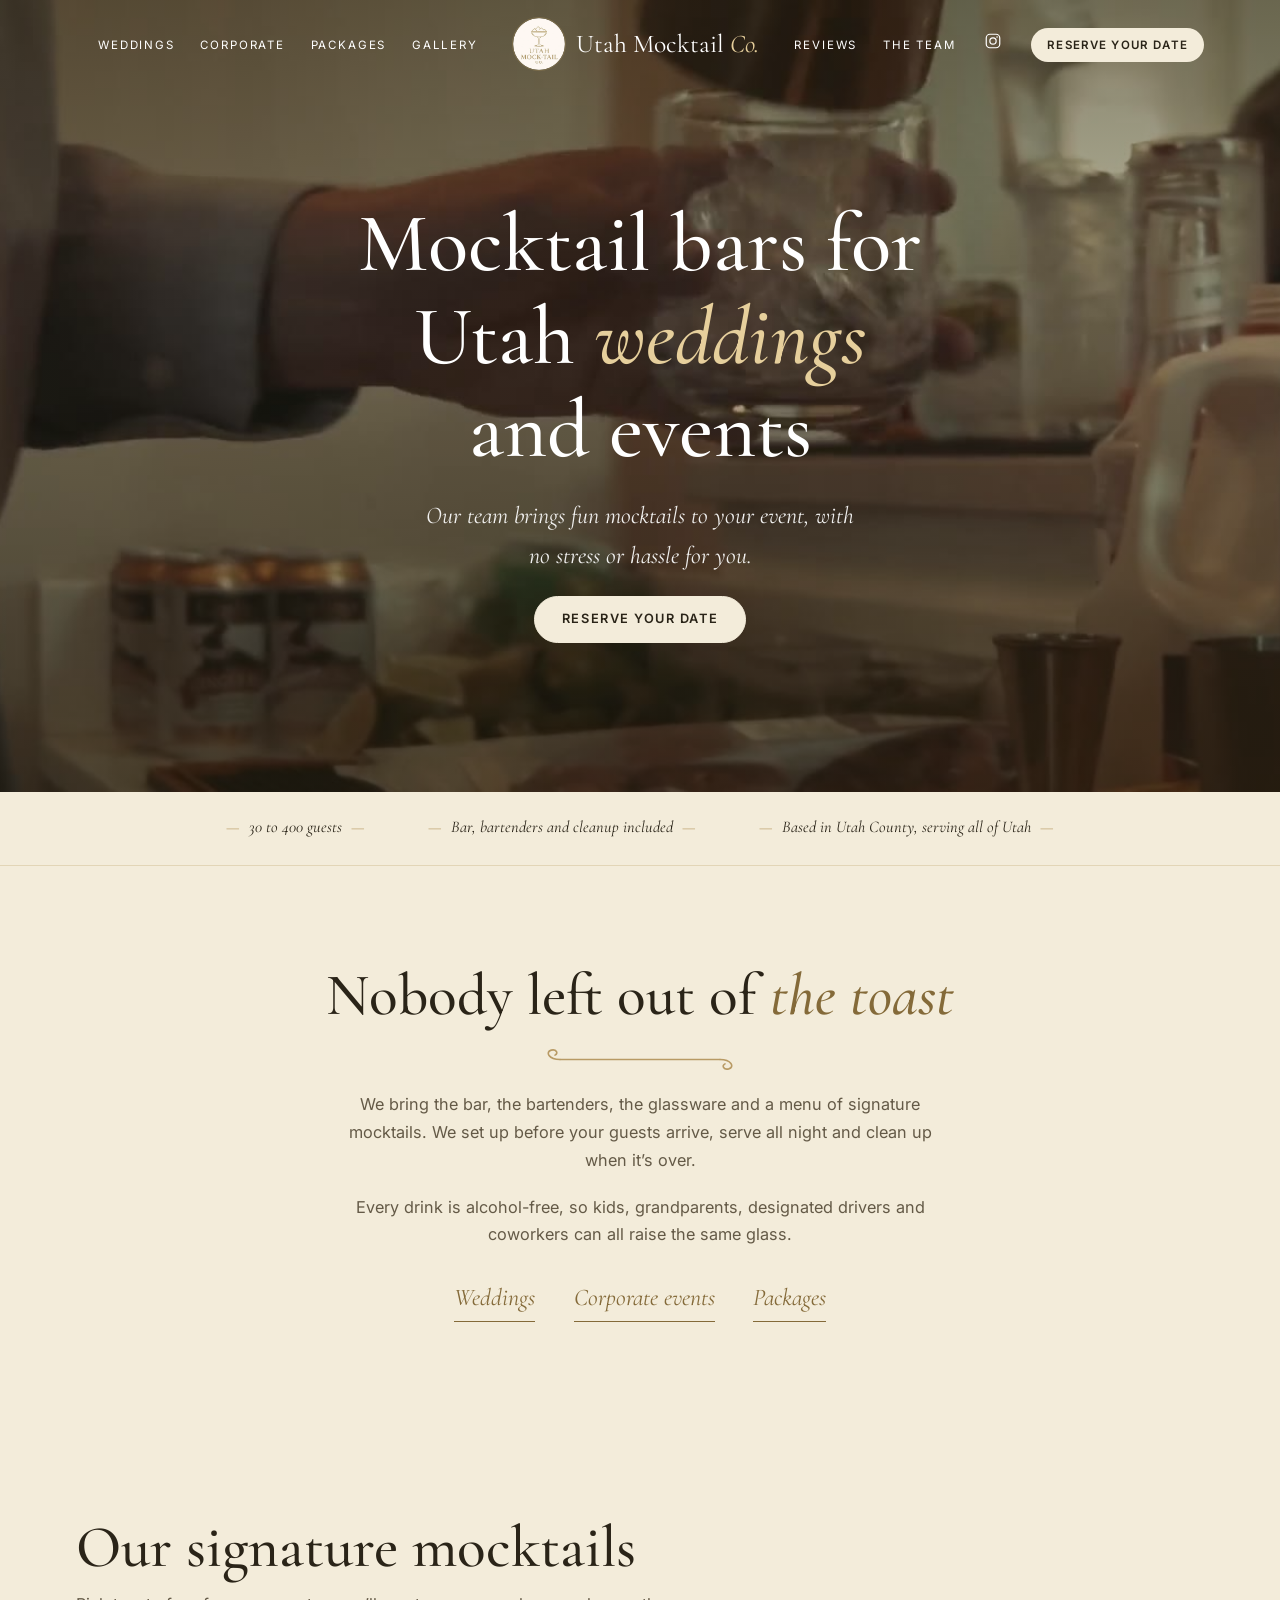
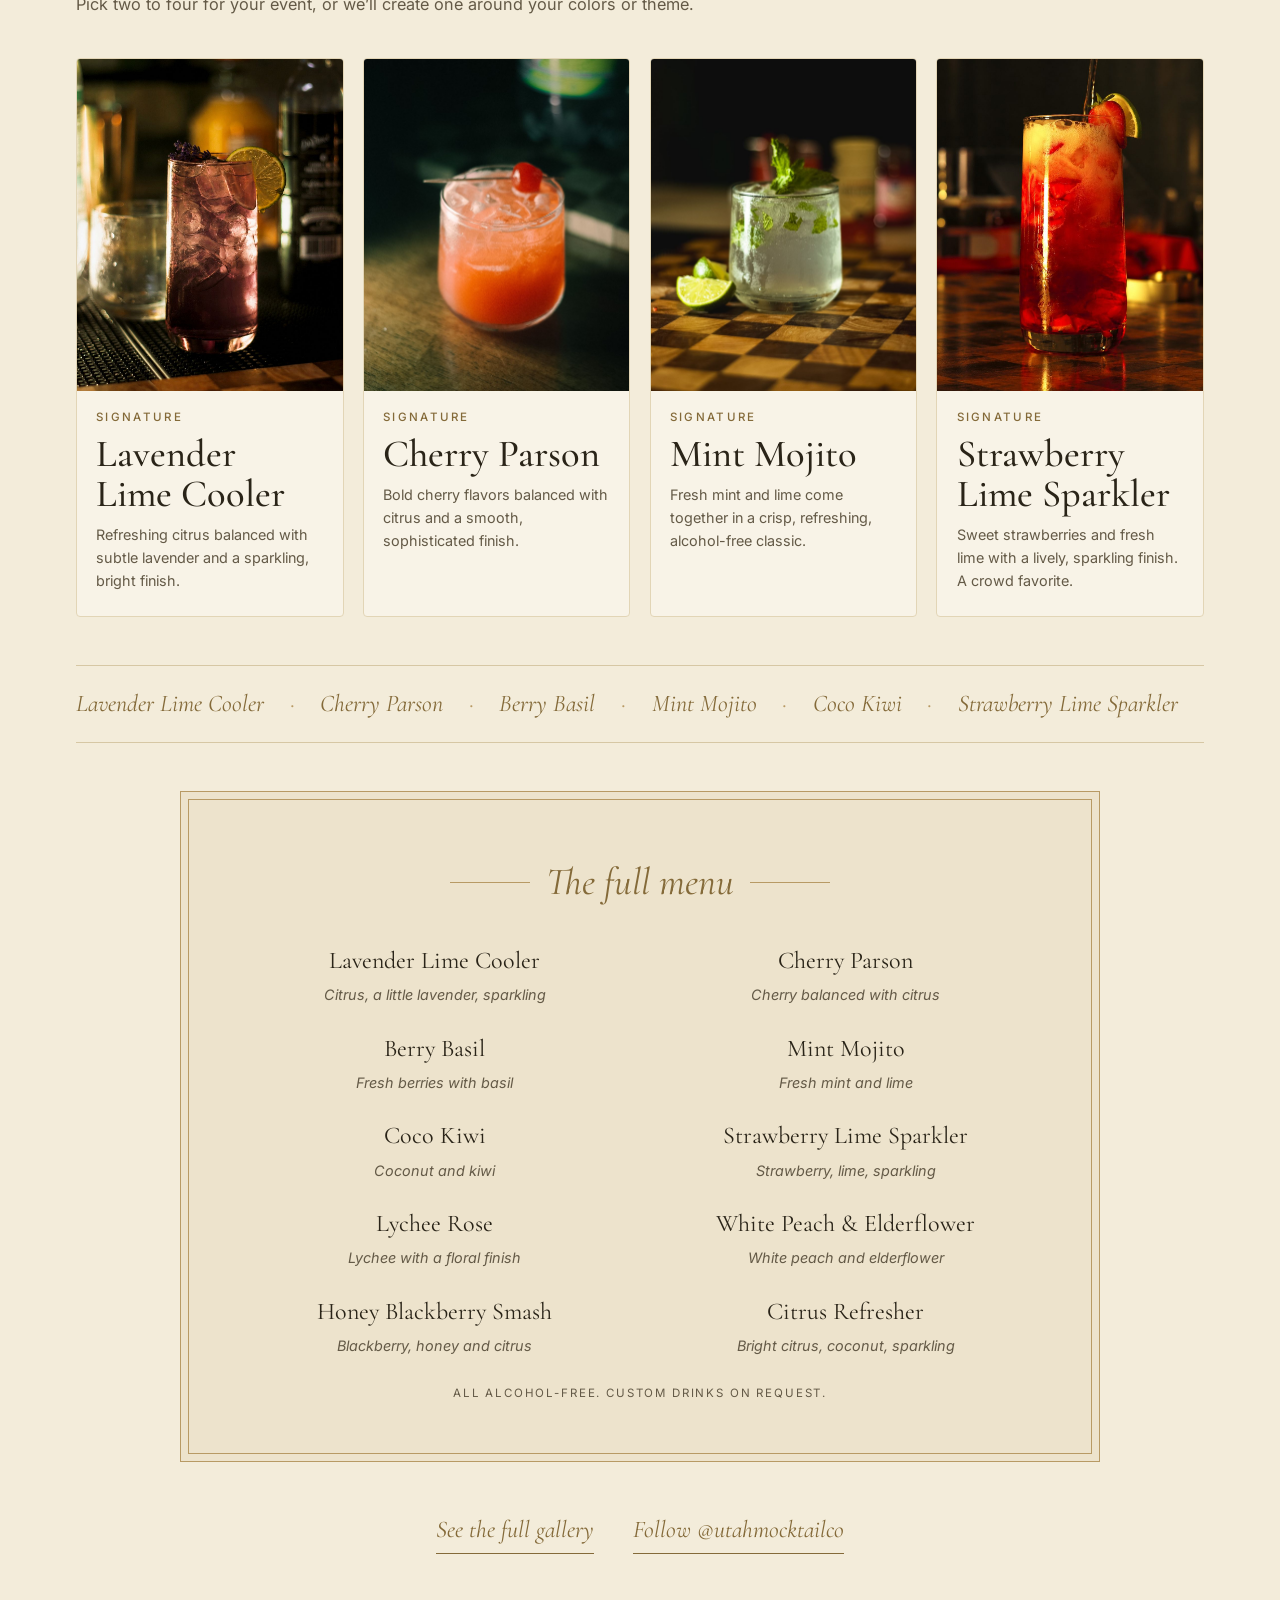
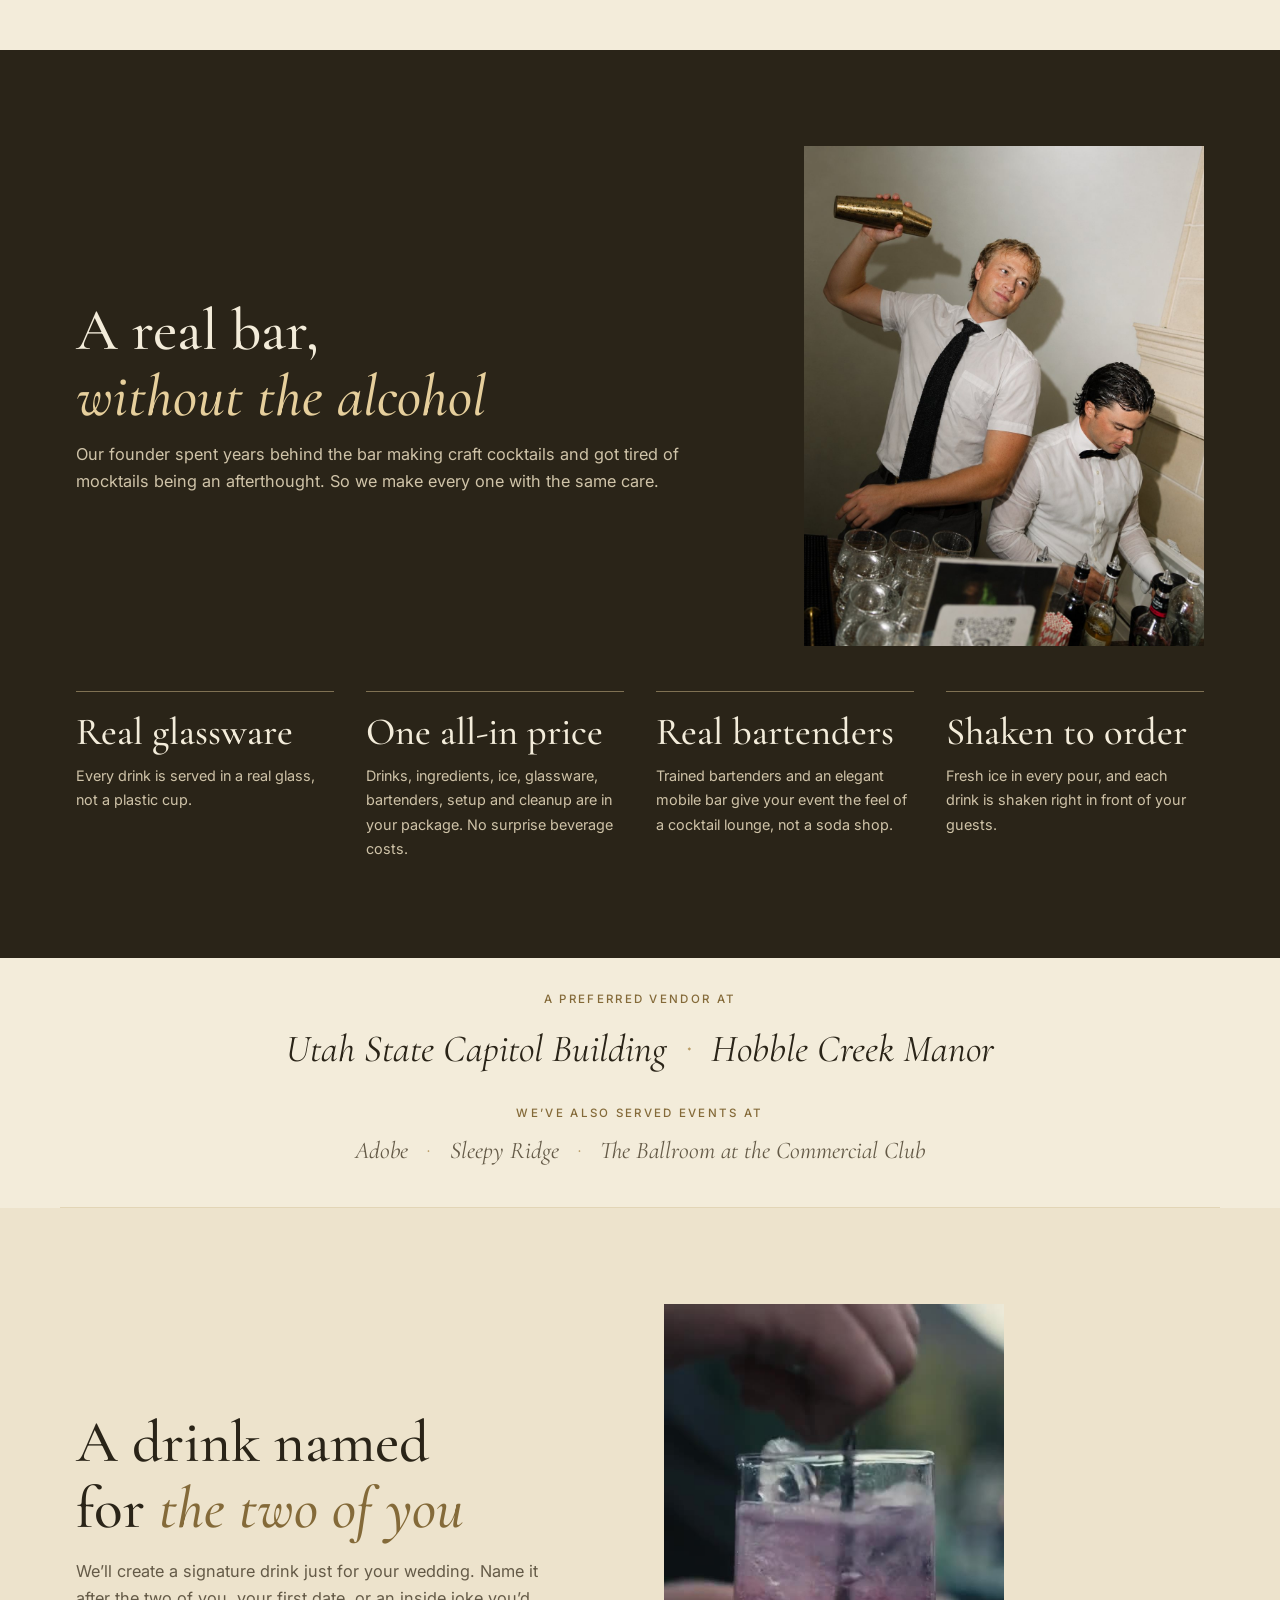
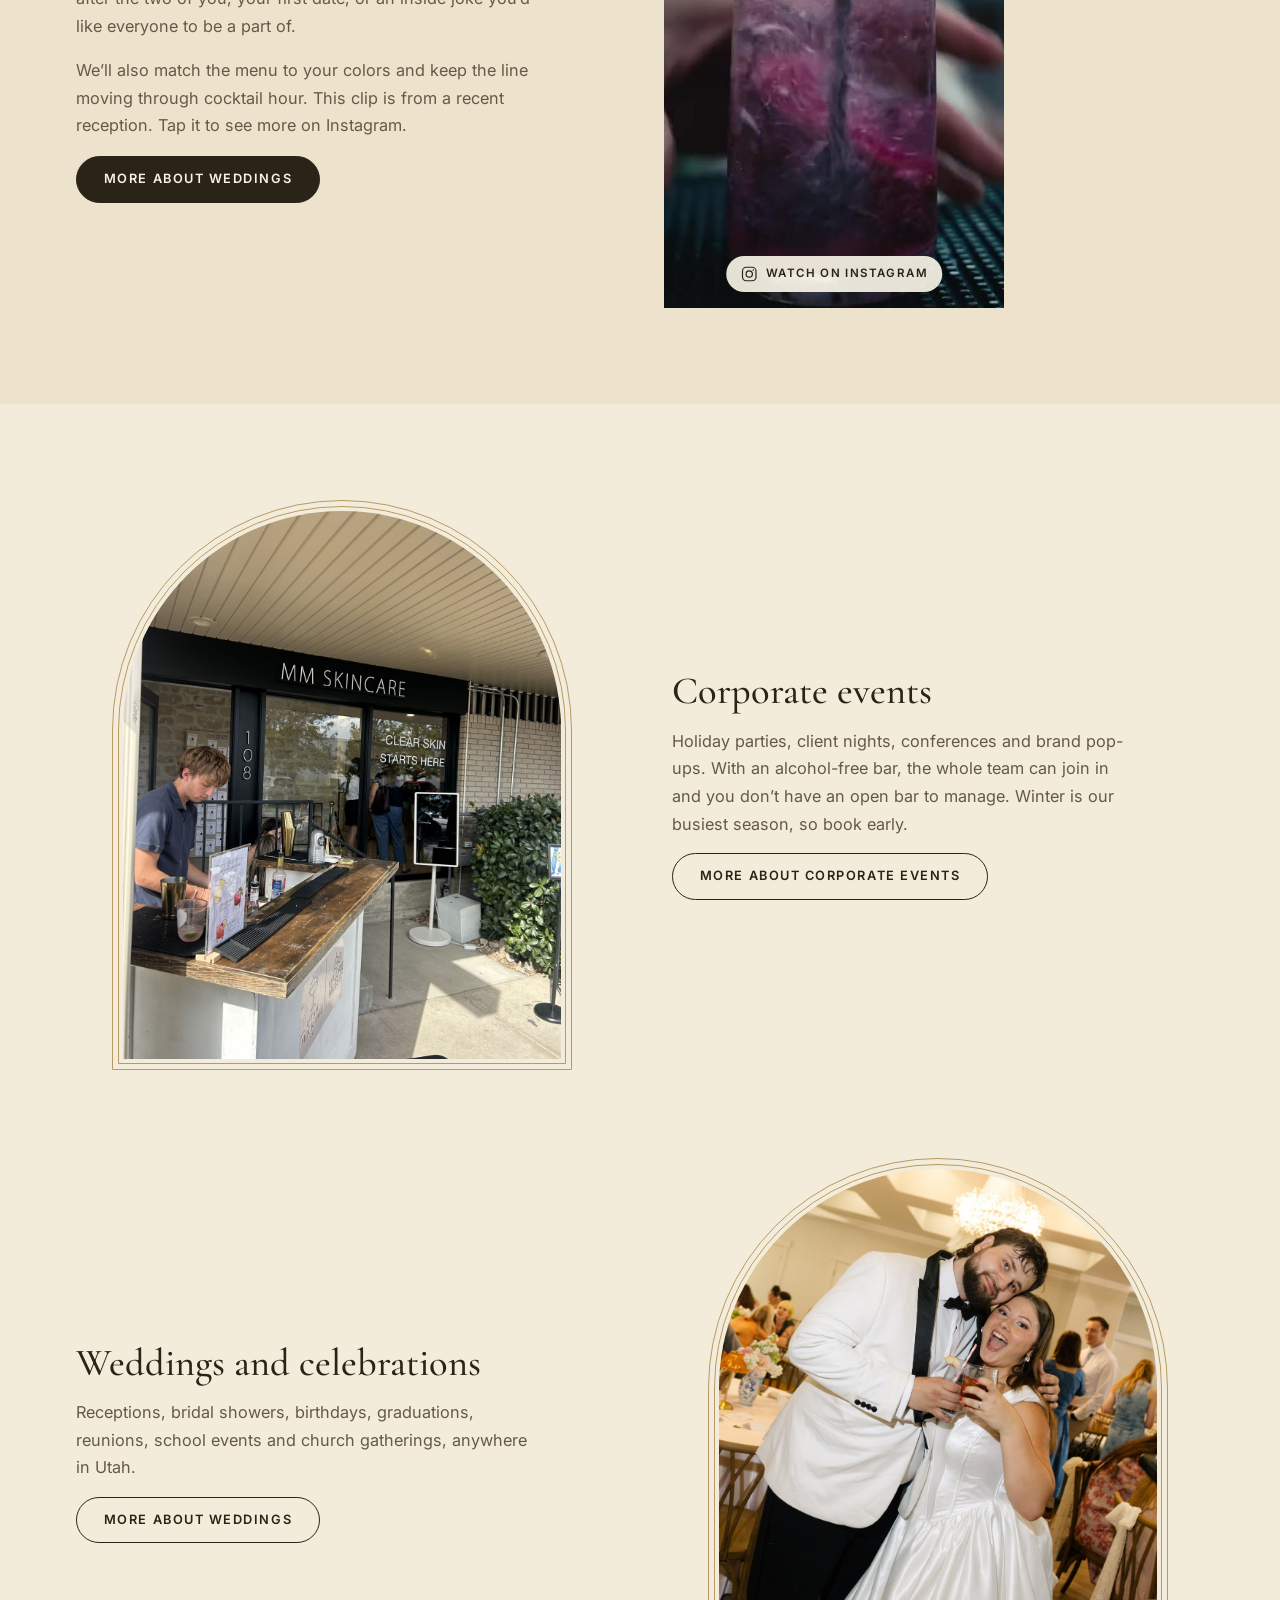
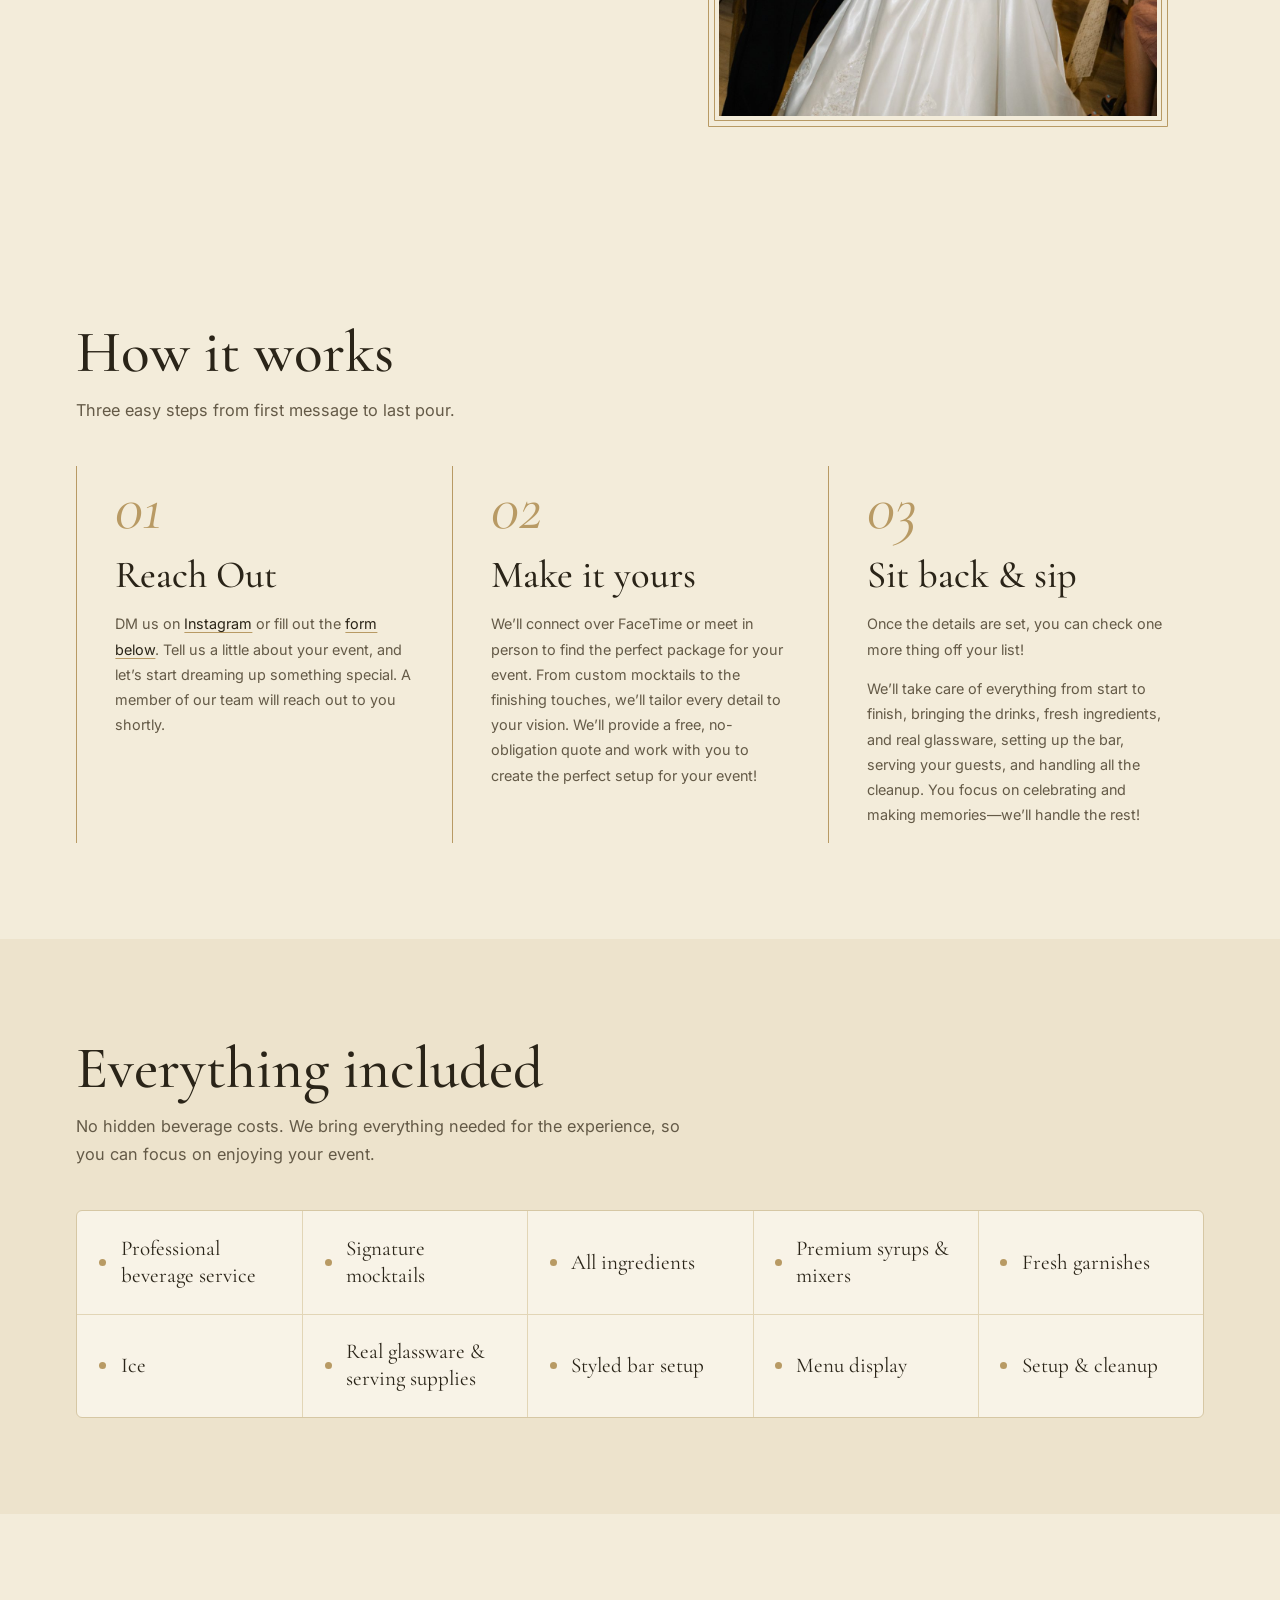
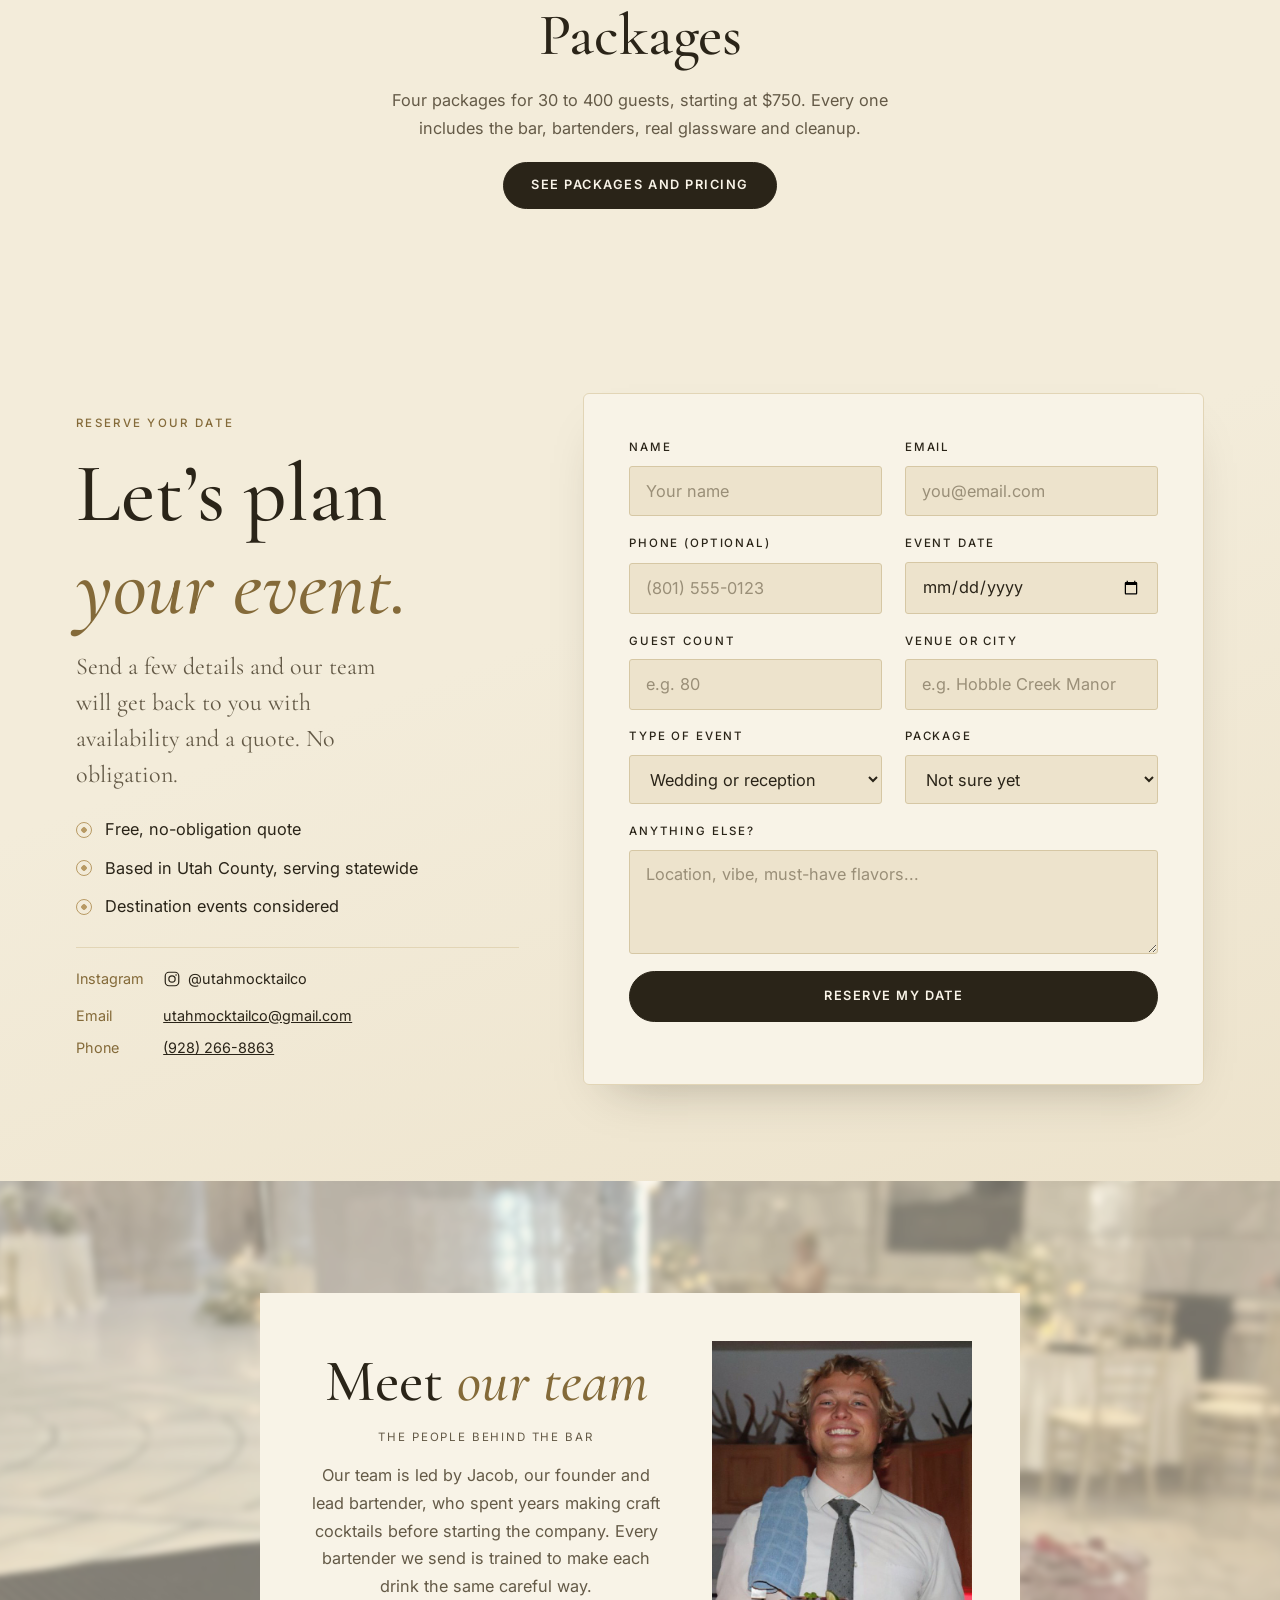
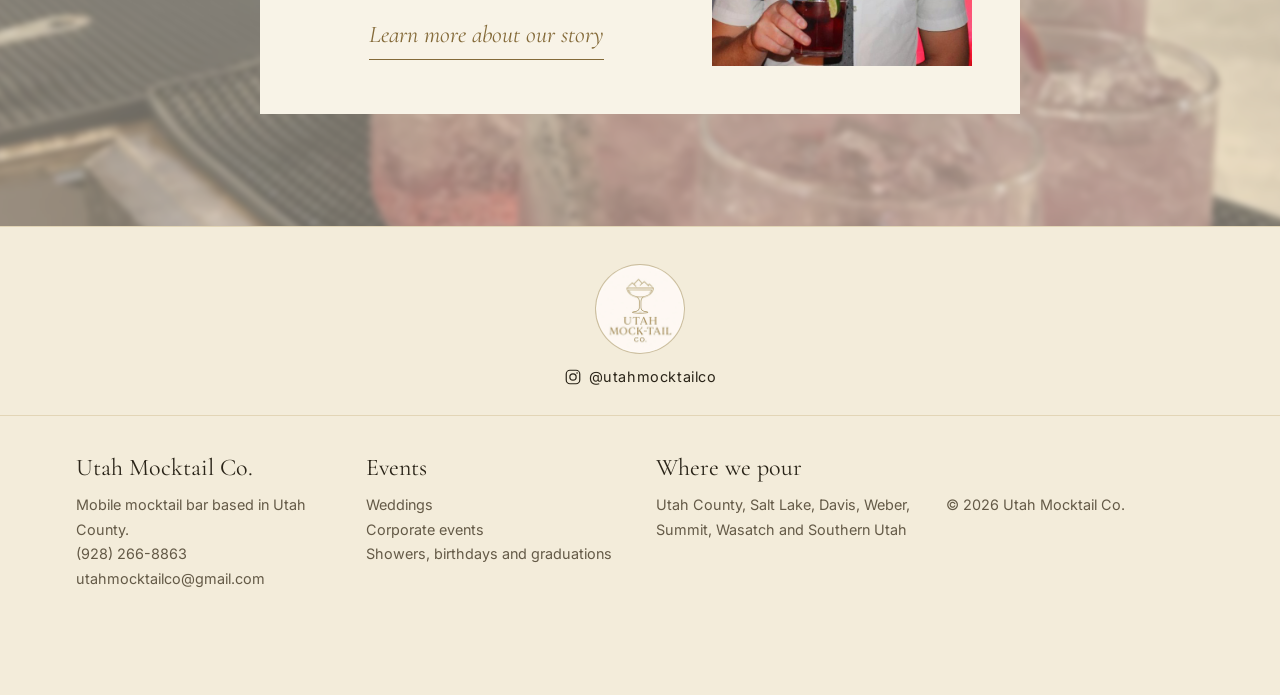
<file: index.html>
<!doctype html>
<html lang="en">
<head>
<meta charset="utf-8">
<!-- Google Tag Manager -->
<script>(function(w,d,s,l,i){w[l]=w[l]||[];w[l].push({'gtm.start':
new Date().getTime(),event:'gtm.js'});var f=d.getElementsByTagName(s)[0],
j=d.createElement(s),dl=l!='dataLayer'?'&l='+l:'';j.async=true;j.src=
'https://www.googletagmanager.com/gtm.js?id='+i+dl;f.parentNode.insertBefore(j,f);
})(window,document,'script','dataLayer','GTM-T4KL3BN3');</script>
<!-- End Google Tag Manager -->
<!-- Google Analytics -->
<script async src="https://www.googletagmanager.com/gtag/js?id=G-688F3T92W2"></script>
<script>window.dataLayer = window.dataLayer || []; function gtag(){dataLayer.push(arguments);} gtag('js', new Date()); gtag('config', 'G-688F3T92W2');</script>
<meta name="viewport" content="width=device-width, initial-scale=1, viewport-fit=cover">
<title>Utah Mocktail Co. | Mocktail Bar for Utah Weddings and Events</title>
<meta name="claude:viewport-fit-sides" content="cover">
<meta name="description" content="Utah Mocktail Co. is a mobile mocktail bar based in Utah County. Bartenders, a styled bar and ten signature mocktails for weddings and corporate events across Utah. Packages from $750.">
<link rel="preconnect" href="https://fonts.googleapis.com">
<link rel="preconnect" href="https://fonts.gstatic.com" crossorigin>
<link rel="stylesheet" href="https://fonts.googleapis.com/css2?family=Cormorant+Garamond:ital,wght@0,400;0,500;0,600;1,400;1,500&family=Inter:wght@400;500;600&display=swap">
<link rel="canonical" href="https://utahmocktailco.com/">
<link rel="icon" type="image/png" href="favicon.png">
<link rel="stylesheet" href="styles.css">
<script type="application/ld+json">
{
  "@context": "https://schema.org",
  "@type": "LocalBusiness",
  "name": "Utah Mocktail Co.",
  "description": "Mobile mocktail bar for weddings, corporate events and parties in Utah.",
  "image": "https://utahmocktailco.com/images/capitol-bar.jpg",
  "email": "utahmocktailco@gmail.com",
  "telephone": "+1-928-266-8863",
  "priceRange": "$750-$1,995+",
  "founder": {"@type": "Person", "name": "Jacob"},
  "address": {"@type": "PostalAddress", "addressRegion": "UT", "addressCountry": "US"},
  "areaServed": ["Utah County", "Salt Lake County", "Davis County", "Weber County", "Summit County", "Wasatch County", "Southern Utah"],
  "url": "https://utahmocktailco.com/",
  "logo": "https://utahmocktailco.com/images/logo.png",
  "sameAs": ["https://www.instagram.com/utahmocktailco/"]
}
</script>
<script>document.documentElement.classList.add('js');</script>
</head>
<body class="over-hero">
<noscript><iframe src="https://www.googletagmanager.com/ns.html?id=GTM-T4KL3BN3" height="0" width="0" style="display:none;visibility:hidden"></iframe></noscript>
<header class="top">
  <div class="wrap">
    <nav class="main left" aria-label="Main">
      <ul>
        <li><a href="/weddings">Weddings</a></li>
        <li><a href="/corporate">Corporate</a></li>
        <li><a href="/packages">Packages</a></li>
        <li><a href="/gallery">Gallery</a></li>
      </ul>
    </nav>
    <a class="logo" href="/"><img src="images/logo-180.png" alt="" width="52" height="52"><span>Utah Mocktail <i>Co.</i></span></a>
    <nav class="main right" aria-label="More">
      <ul>
        <li><a href="/reviews">Reviews</a></li>
        <li><a href="/team">The Team</a></li>
        <li><a class="ig-link" href="https://www.instagram.com/utahmocktailco/" aria-label="Instagram @utahmocktailco"><svg class="ig" viewBox="0 0 24 24" width="18" height="18" aria-hidden="true" fill="none" stroke="currentColor" stroke-width="1.6"><rect x="3" y="3" width="18" height="18" rx="5"/><circle cx="12" cy="12" r="4.2"/><circle cx="17.4" cy="6.6" r="1.1" fill="currentColor" stroke="none"/></svg></a></li>
        <li><a class="book" href="#book">Reserve your date</a></li>
      </ul>
    </nav>
    <details class="menu-toggle">
      <summary>Menu</summary>
      <ul>
        <li><a href="/" aria-current="page">Home</a></li>
        <li><a href="/weddings">Weddings</a></li>
        <li><a href="/corporate">Corporate</a></li>
        <li><a href="/packages">Packages</a></li>
        <li><a href="/gallery">Gallery</a></li>
        <li><a href="/reviews">Reviews</a></li>
        <li><a href="/team">The Team</a></li>
        <li><a href="https://www.instagram.com/utahmocktailco/">Instagram @utahmocktailco</a></li>
        <li><a href="#book">Reserve your date</a></li>
      </ul>
    </details>
  </div>
</header>

<main id="top">
  <section class="hero">
    <video class="bg" autoplay muted loop playsinline aria-hidden="true"></video>
    <script>(function (v) { var tall = matchMedia('(orientation: portrait)').matches; v.poster = tall ? 'images/hero-slc-poster-m.jpg' : 'images/hero-slc-poster.jpg'; v.src = tall ? 'hero-slc-m.mp4' : 'hero-slc.mp4'; })(document.currentScript.previousElementSibling);</script>
    <div class="wrap">
      <h1>Mocktail bars for Utah <em>weddings</em> and events</h1>
      <p>Our team brings fun mocktails to your event, with no stress or hassle for you.</p>
      <a class="btn" href="#book">Reserve your date</a>
    </div>
  </section>

  <section class="facts" aria-label="Quick facts">
    <ul class="wrap">
      <li>30 to 400 guests</li>
      <li>Bar, bartenders and cleanup included</li>
      <li>Based in Utah County, serving all of Utah</li>
    </ul>
  </section>

  <section class="statement">
    <div class="wrap narrow center">
      <h2>Nobody left out of <em>the toast</em></h2>
      <p>We bring the bar, the bartenders, the glassware and a menu of signature mocktails. We set up before your guests arrive, serve all night and clean up when it’s over.</p>
      <p>Every drink is alcohol-free, so kids, grandparents, designated drivers and coworkers can all raise the same glass.</p>
      <p class="link-row"><a href="/weddings">Weddings</a><a href="/corporate">Corporate events</a><a href="/packages">Packages</a></p>
    </div>
  </section>

  <section class="menu" id="menu">
    <div class="wrap">
      <div class="sec-head">
        <h2>Our signature mocktails</h2>
        <p>Pick two to four for your event, or we’ll create one around your colors or theme.</p>
      </div>
      <div class="sig-cards">
        <article class="sig">
          <div class="sig-img"><img src="images/berry-highball.jpg" alt="A purple Lavender Lime Cooler with a lime wheel on the bar" width="1023" height="1537" loading="lazy"></div>
          <div class="sig-body">
            <p class="sig-tag">Signature</p>
            <h3>Lavender Lime Cooler</h3>
            <p>Refreshing citrus balanced with subtle lavender and a sparkling, bright finish.</p>
          </div>
        </article>
        <article class="sig">
          <div class="sig-img"><img src="images/cherry-sour.jpg" alt="A Cherry Parson with a cherry garnish" width="1066" height="1600" loading="lazy"></div>
          <div class="sig-body">
            <p class="sig-tag">Signature</p>
            <h3>Cherry Parson</h3>
            <p>Bold cherry flavors balanced with citrus and a smooth, sophisticated finish.</p>
          </div>
        </article>
        <article class="sig">
          <div class="sig-img"><img src="images/mint-spritz.jpg" alt="A Mint Mojito with fresh mint and a lime wedge" width="1066" height="1600" loading="lazy"></div>
          <div class="sig-body">
            <p class="sig-tag">Signature</p>
            <h3>Mint Mojito</h3>
            <p>Fresh mint and lime come together in a crisp, refreshing, alcohol-free classic.</p>
          </div>
        </article>
        <article class="sig">
          <div class="sig-img"><img src="images/strawberry-sparkler.jpg" alt="A tall red Strawberry Lime Sparkler with a strawberry and lime garnish" width="941" height="1176" loading="lazy"></div>
          <div class="sig-body">
            <p class="sig-tag">Signature</p>
            <h3>Strawberry Lime Sparkler</h3>
            <p>Sweet strawberries and fresh lime with a lively, sparkling finish. A crowd favorite.</p>
          </div>
        </article>
      </div>
    </div>
    <div class="names" aria-label="Our signature mocktails">
      <div class="wrap">
        <div class="names-box">
          <div class="names-track">
            <ul><li>Lavender Lime Cooler</li><li>Cherry Parson</li><li>Berry Basil</li><li>Mint Mojito</li><li>Coco Kiwi</li><li>Strawberry Lime Sparkler</li><li>Lychee Rose</li><li>White Peach &amp; Elderflower</li><li>Honey Blackberry Smash</li><li>Citrus Refresher</li></ul>
            <ul aria-hidden="true"><li>Lavender Lime Cooler</li><li>Cherry Parson</li><li>Berry Basil</li><li>Mint Mojito</li><li>Coco Kiwi</li><li>Strawberry Lime Sparkler</li><li>Lychee Rose</li><li>White Peach &amp; Elderflower</li><li>Honey Blackberry Smash</li><li>Citrus Refresher</li></ul>
          </div>
        </div>
      </div>
    </div>
    <div class="wrap">
      <div class="menu-card">
        <p class="menu-title">The full menu</p>
        <ul class="drinks">
        <li><span class="name">Lavender Lime Cooler</span><span class="desc">Citrus, a little lavender, sparkling</span></li>
        <li><span class="name">Cherry Parson</span><span class="desc">Cherry balanced with citrus</span></li>
        <li><span class="name">Berry Basil</span><span class="desc">Fresh berries with basil</span></li>
        <li><span class="name">Mint Mojito</span><span class="desc">Fresh mint and lime</span></li>
        <li><span class="name">Coco Kiwi</span><span class="desc">Coconut and kiwi</span></li>
        <li><span class="name">Strawberry Lime Sparkler</span><span class="desc">Strawberry, lime, sparkling</span></li>
        <li><span class="name">Lychee Rose</span><span class="desc">Lychee with a floral finish</span></li>
        <li><span class="name">White Peach &amp; Elderflower</span><span class="desc">White peach and elderflower</span></li>
        <li><span class="name">Honey Blackberry Smash</span><span class="desc">Blackberry, honey and citrus</span></li>
        <li><span class="name">Citrus Refresher</span><span class="desc">Bright citrus, coconut, sparkling</span></li>
        </ul>
        <p class="menu-note">All alcohol-free. Custom drinks on request.</p>
      </div>
      <p class="link-row"><a href="/gallery">See the full gallery</a><a href="https://www.instagram.com/utahmocktailco/">Follow @utahmocktailco</a></p>
    </div>
  </section>


  <section class="why" id="why">
    <div class="wrap">
      <div class="why-top">
        <div class="sec-head">
          <h2>A real bar, <em>without the alcohol</em></h2>
          <p>Our founder spent years behind the bar making craft cocktails and got tired of mocktails being an afterthought. So we make every one with the same care.</p>
        </div>
        <div class="why-photo reveal"><img src="images/candid-shaking.jpg" alt="Our bartenders shaking and pouring drinks behind the bar at a wedding, with real glassware ready" width="1122" height="1402" loading="lazy"></div>
      </div>
      <ul class="why-list">
        <li><h3>Real glassware</h3><p>Every drink is served in a real glass, not a plastic cup.</p></li>
        <li><h3>One all-in price</h3><p>Drinks, ingredients, ice, glassware, bartenders, setup and cleanup are in your package. No surprise beverage costs.</p></li>
        <li><h3>Real bartenders</h3><p>Trained bartenders and an elegant mobile bar give your event the feel of a cocktail lounge, not a soda shop.</p></li>
        <li><h3>Shaken to order</h3><p>Fresh ice in every pour, and each drink is shaken right in front of your guests.</p></li>
      </ul>
    </div>
  </section>

  <section class="venues" aria-label="Venues we’re listed with">
    <div class="wrap">
      <p class="venues-label">A preferred vendor at</p>
      <p class="venues-names"><span>Utah State Capitol Building</span><span>Hobble Creek Manor</span></p>
      <p class="venues-label venues-label-2">We’ve also served events at</p>
      <p class="venues-names venues-more"><span>Adobe</span><span>Sleepy Ridge</span><span>The Ballroom at the Commercial Club</span></p>
    </div>
  </section>

  <section class="clips band" id="weddings">
    <div class="wrap">
      <div class="copy">
        <h2>A drink named for <em>the two of you</em></h2>
        <p>We’ll create a signature drink just for your wedding. Name it after the two of you, your first date, or an inside joke you’d like everyone to be a part of.</p>
        <p>We’ll also match the menu to your colors and keep the line moving through cocktail hour. This clip is from a recent reception. Tap it to see more on Instagram.</p>
        <a class="btn" href="/weddings">More about weddings</a>
      </div>
      <a class="clip-link" href="https://www.instagram.com/utahmocktailco/" aria-label="Watch more of our events on Instagram @utahmocktailco">
        <video src="wedding-clip.mp4" poster="images/wedding-poster.jpg" autoplay muted loop playsinline preload="metadata" aria-hidden="true"></video>
        <span class="clip-cta"><svg class="ig" viewBox="0 0 24 24" width="18" height="18" aria-hidden="true" fill="none" stroke="currentColor" stroke-width="1.6"><rect x="3" y="3" width="18" height="18" rx="5"/><circle cx="12" cy="12" r="4.2"/><circle cx="17.4" cy="6.6" r="1.1" fill="currentColor" stroke="none"/></svg>Watch on Instagram</span>
      </a>
    </div>
  </section>

  <section class="pillars" aria-label="Events we serve">
    <div class="wrap">
      <article class="pillar">
        <div class="pillar-img reveal"><img src="images/popup-bar.jpg" alt="Our bartender serving at a pop-up bar outside a storefront" width="1200" height="1600" loading="lazy"></div>
        <div class="pillar-copy">
          <h3>Corporate events</h3>
          <p>Holiday parties, client nights, conferences and brand pop-ups. With an alcohol-free bar, the whole team can join in and you don’t have an open bar to manage. Winter is our busiest season, so book early.</p>
          <a class="btn btn-light" href="/corporate" style="justify-self:start">More about corporate events</a>
        </div>
      </article>
      <article class="pillar">
        <div class="pillar-img reveal"><img src="images/couple-toast.jpg" alt="The bride and groom holding up their mocktails at their reception" width="1143" height="1600" loading="lazy" style="object-position: 50% 30%"></div>
        <div class="pillar-copy">
          <h3>Weddings and celebrations</h3>
          <p>Receptions, bridal showers, birthdays, graduations, reunions, school events and church gatherings, anywhere in Utah.</p>
          <a class="btn btn-light" href="/weddings" style="justify-self:start">More about weddings</a>
        </div>
      </article>
    </div>
  </section>

  <section class="how" id="how">
    <div class="wrap">
      <div class="sec-head">
        <h2>How it works</h2>
        <p>Three easy steps from first message to last pour.</p>
      </div>
      <ol class="how-steps">
        <li>
          <span class="num">01</span>
          <h3>Reach Out</h3>
          <p>DM us on <a href="https://www.instagram.com/utahmocktailco/">Instagram</a> or fill out the <a href="#book">form below</a>. Tell us a little about your event, and let’s start dreaming up something special. A member of our team will reach out to you shortly.</p>
        </li>
        <li>
          <span class="num">02</span>
          <h3>Make it yours</h3>
          <p>We’ll connect over FaceTime or meet in person to find the perfect package for your event. From custom mocktails to the finishing touches, we’ll tailor every detail to your vision. We’ll provide a free, no-obligation quote and work with you to create the perfect setup for your event!</p>
        </li>
        <li>
          <span class="num">03</span>
          <h3>Sit back &amp; sip</h3>
          <p>Once the details are set, you can check one more thing off your list!</p>
          <p>We’ll take care of everything from start to finish, bringing the drinks, fresh ingredients, and real glassware, setting up the bar, serving your guests, and handling all the cleanup. You focus on celebrating and making memories&mdash;we’ll handle the rest!</p>
        </li>
      </ol>
    </div>
  </section>

  <section class="included-sec">
    <div class="wrap">
      <div class="sec-head">
        <h2>Everything included</h2>
        <p>No hidden beverage costs. We bring everything needed for the experience, so you can focus on enjoying your event.</p>
      </div>
      <ul class="inc-grid"><li>Professional beverage service</li><li>Signature mocktails</li><li>All ingredients</li><li>Premium syrups &amp; mixers</li><li>Fresh garnishes</li><li>Ice</li><li>Real glassware &amp; serving supplies</li><li>Styled bar setup</li><li>Menu display</li><li>Setup &amp; cleanup</li></ul>
    </div>
  </section>

  <section class="pkg-teaser" id="packages">
    <div class="wrap narrow center">
      <h2>Packages</h2>
      <p>Four packages for 30 to 400 guests, starting at $750. Every one includes the bar, bartenders, real glassware and cleanup.</p>
      <a class="btn" href="/packages">See packages and pricing</a>
    </div>
  </section>

  <section class="contact" id="book">
    <div class="wrap">
      <div class="copy">
        <p class="eyebrow">Reserve your date</p>
        <h2>Let’s plan <em>your event.</em></h2>
        <p>Send a few details and our team will get back to you with availability and a quote. No obligation.</p>
        <ul class="checks">
          <li>Free, no-obligation quote</li>
          <li>Based in Utah County, serving statewide</li>
          <li>Destination events considered</li>
        </ul>
        <dl>
          <dt>Instagram</dt><dd><a class="ig-inline" href="https://www.instagram.com/utahmocktailco/"><svg class="ig" viewBox="0 0 24 24" width="18" height="18" aria-hidden="true" fill="none" stroke="currentColor" stroke-width="1.6"><rect x="3" y="3" width="18" height="18" rx="5"/><circle cx="12" cy="12" r="4.2"/><circle cx="17.4" cy="6.6" r="1.1" fill="currentColor" stroke="none"/></svg>@utahmocktailco</a></dd>
          <dt>Email</dt><dd><a href="mailto:utahmocktailco@gmail.com">utahmocktailco@gmail.com</a></dd>
          <dt>Phone</dt><dd><a href="tel:+19282668863">(928) 266-8863</a></dd>
        </dl>
      </div>
      <form id="inquiry" class="form-card" novalidate>
        <label>Name<input id="f-name" name="name" autocomplete="name" placeholder="Your name" required></label>
        <label>Email<input id="f-email" name="email" type="email" autocomplete="email" placeholder="you@email.com" required></label>
        <label>Phone (optional)<input id="f-phone" name="phone" type="tel" autocomplete="tel" inputmode="tel" placeholder="(801) 555-0123"></label>
        <label>Event date<input id="f-date" name="date" type="date"></label>
        <label>Guest count<input id="f-guests" name="guests" type="number" min="1" inputmode="numeric" placeholder="e.g. 80"></label>
        <label>Venue or city<input id="f-venue" name="venue" placeholder="e.g. Hobble Creek Manor"></label>
        <label>Type of event
          <select id="f-type" name="type"><option selected>Wedding or reception</option><option>Corporate or conference</option><option>Shower or birthday</option><option>Graduation or reunion</option><option>School or university event</option><option>Religious or community gathering</option><option>Something else</option></select>
        </label>
        <label>Package
          <select id="f-pkg" name="package"><option>Not sure yet</option><option>Sweet & Simple ($750)</option><option>Signature Celebration ($995)</option><option>Luxe Dry Bar ($1,295)</option><option>Grand Event ($1,995)</option></select>
        </label>
        <label class="full">Anything else?<textarea id="f-msg" name="message" placeholder="Location, vibe, must-have flavors..."></textarea></label>
        <label class="hp" aria-hidden="true">Company<input name="company" tabindex="-1" autocomplete="off"></label>
        <button class="btn full" type="submit">Reserve my date</button>
        <p class="form-note full" id="form-note" role="status"></p>
      </form>
    </div>
  </section>

  <section class="team-card" id="team">
    <img class="backdrop" src="images/capitol-bar.jpg" alt="" width="1200" height="1600" loading="lazy">
    <div class="wrap">
      <div class="card-box">
        <div class="copy">
          <h2>Meet <em>our team</em></h2>
          <p class="role">The people behind the bar</p>
          <p>Our team is led by Jacob, our founder and lead bartender, who spent years making craft cocktails before starting the company. Every bartender we send is trained to make each drink the same careful way.</p>
          <a class="text-link" href="/team#story">Learn more about our story</a>
        </div>
        <div class="portrait"><img src="images/jacob.jpg" alt="Jacob, founder of Utah Mocktail Co., holding a mocktail" width="640" height="800" loading="lazy"></div>
      </div>
    </div>
  </section>
</main>

<footer>
  <div class="foot-top">
    <img src="images/logo-180.png" alt="Utah Mocktail Co. logo" width="88" height="88" loading="lazy">
    <a class="ig-inline" href="https://www.instagram.com/utahmocktailco/"><svg class="ig" viewBox="0 0 24 24" width="18" height="18" aria-hidden="true" fill="none" stroke="currentColor" stroke-width="1.6"><rect x="3" y="3" width="18" height="18" rx="5"/><circle cx="12" cy="12" r="4.2"/><circle cx="17.4" cy="6.6" r="1.1" fill="currentColor" stroke="none"/></svg>@utahmocktailco</a>
  </div>
  <div class="wrap">
    <div><strong>Utah Mocktail Co.</strong>Mobile mocktail bar based in Utah County.<br><a href="tel:+19282668863">(928) 266-8863</a><br><a href="mailto:utahmocktailco@gmail.com">utahmocktailco@gmail.com</a></div>
    <div><strong>Events</strong><a href="/weddings">Weddings</a><br><a href="/corporate">Corporate events</a><br><a href="#book">Showers, birthdays and graduations</a></div>
    <div><strong>Where we pour</strong>Utah County, Salt Lake, Davis, Weber, Summit, Wasatch and Southern Utah</div>
    <div><strong>&nbsp;</strong>© 2026 Utah Mocktail Co.</div>
  </div>
</footer>

<a class="float-book" href="#book">Reserve your date</a>

<dialog id="thanks" class="thanks" aria-labelledby="thanks-title">
  <h2 id="thanks-title">Thanks!</h2>
  <p>We’ve received your request. A member of our team will reach out soon.</p>
  <form method="dialog"><button class="btn">Close</button></form>
</dialog>

<script>
// Date form: sends to the Google Sheet web app (FORM_URL), which also emails our team.
document.getElementById('inquiry').addEventListener('submit', function (e) {
  e.preventDefault();
  var f = this, note = document.getElementById('form-note'), btn = f.querySelector('button[type=submit]');
  var url = 'https://script.google.com/macros/s/AKfycbwHHXpcNrJrIC-XcgOLXBQ7OhWbu58uSoJqrqlbmUCXUFE70B-InwVYyIa-P2md5CR05A/exec';
  if (!f.elements['name'].value.trim() || !/^\S+@\S+\.\S+$/.test(f.elements['email'].value.trim())) {
    note.textContent = 'Please add your name and a valid email so we can reach you.';
    return;
  }
  var data = new URLSearchParams(new FormData(f));
  data.append('page', location.pathname);
  btn.disabled = true;
  note.textContent = 'Sending...';
  fetch(url, { method: 'POST', mode: 'no-cors', body: data })
    .then(function () { f.reset(); note.textContent = ''; if (window.gtag) gtag('event', 'generate_lead', { form: 'date_request' }); var d = document.getElementById('thanks'); if (d.showModal) d.showModal(); else note.textContent = d.querySelector('p').textContent; })
    .catch(function () { note.textContent = 'That didn’t go through. Please email utahmocktailco@gmail.com or call (928) 266-8863.'; })
    .then(function () { btn.disabled = false; });
});

// Scroll effects: the header turns solid past the video and photos ease in once.
// Both are off with "reduce motion".
(function () {
  var still = window.matchMedia('(prefers-reduced-motion: reduce)').matches;
  var header = document.querySelector('header.top');
  if (still) { document.documentElement.classList.add('no-motion'); document.documentElement.classList.remove('js'); }
  function onScroll() { header.classList.toggle('scrolled', window.scrollY > 40); }
  // Floating "Reserve your date" button: shows after the first screen, hides while the form is on screen.
  var fb = document.querySelector('.float-book');
  var form = document.getElementById('book');
  var formOn = false;
  function showFloat() { if (fb) fb.classList.toggle('show', window.scrollY > window.innerHeight * 0.6 && !formOn); }
  if (fb && form && 'IntersectionObserver' in window) {
    new IntersectionObserver(function (en) { formOn = en[0].isIntersecting; showFloat(); }).observe(form);
  }
  window.addEventListener('scroll', showFloat, { passive: true });
  // Package cards: swipe on phones, arrow buttons on computers.
  document.querySelectorAll('.swipe-wrap').forEach(function (w) {
    var row = w.querySelector('.swipe-row');
    w.querySelectorAll('[data-dir]').forEach(function (b) {
      b.addEventListener('click', function () { row.scrollBy({ left: b.dataset.dir * row.clientWidth * 0.8, behavior: still ? 'auto' : 'smooth' }); });
    });
  });
  window.addEventListener('scroll', onScroll, { passive: true });
  window.addEventListener('resize', onScroll);
  onScroll();
  if (!still && 'IntersectionObserver' in window) {
    var io = new IntersectionObserver(function (entries) {
      entries.forEach(function (e) { if (e.isIntersecting) { e.target.classList.add('in'); io.unobserve(e.target); } });
    }, { rootMargin: '0px 0px -10% 0px' });
    document.querySelectorAll('.reveal').forEach(function (el) { io.observe(el); });
  } else {
    document.querySelectorAll('.reveal').forEach(function (el) { el.classList.add('in'); });
  }
})();
</script>
</body>
</html>
</file>
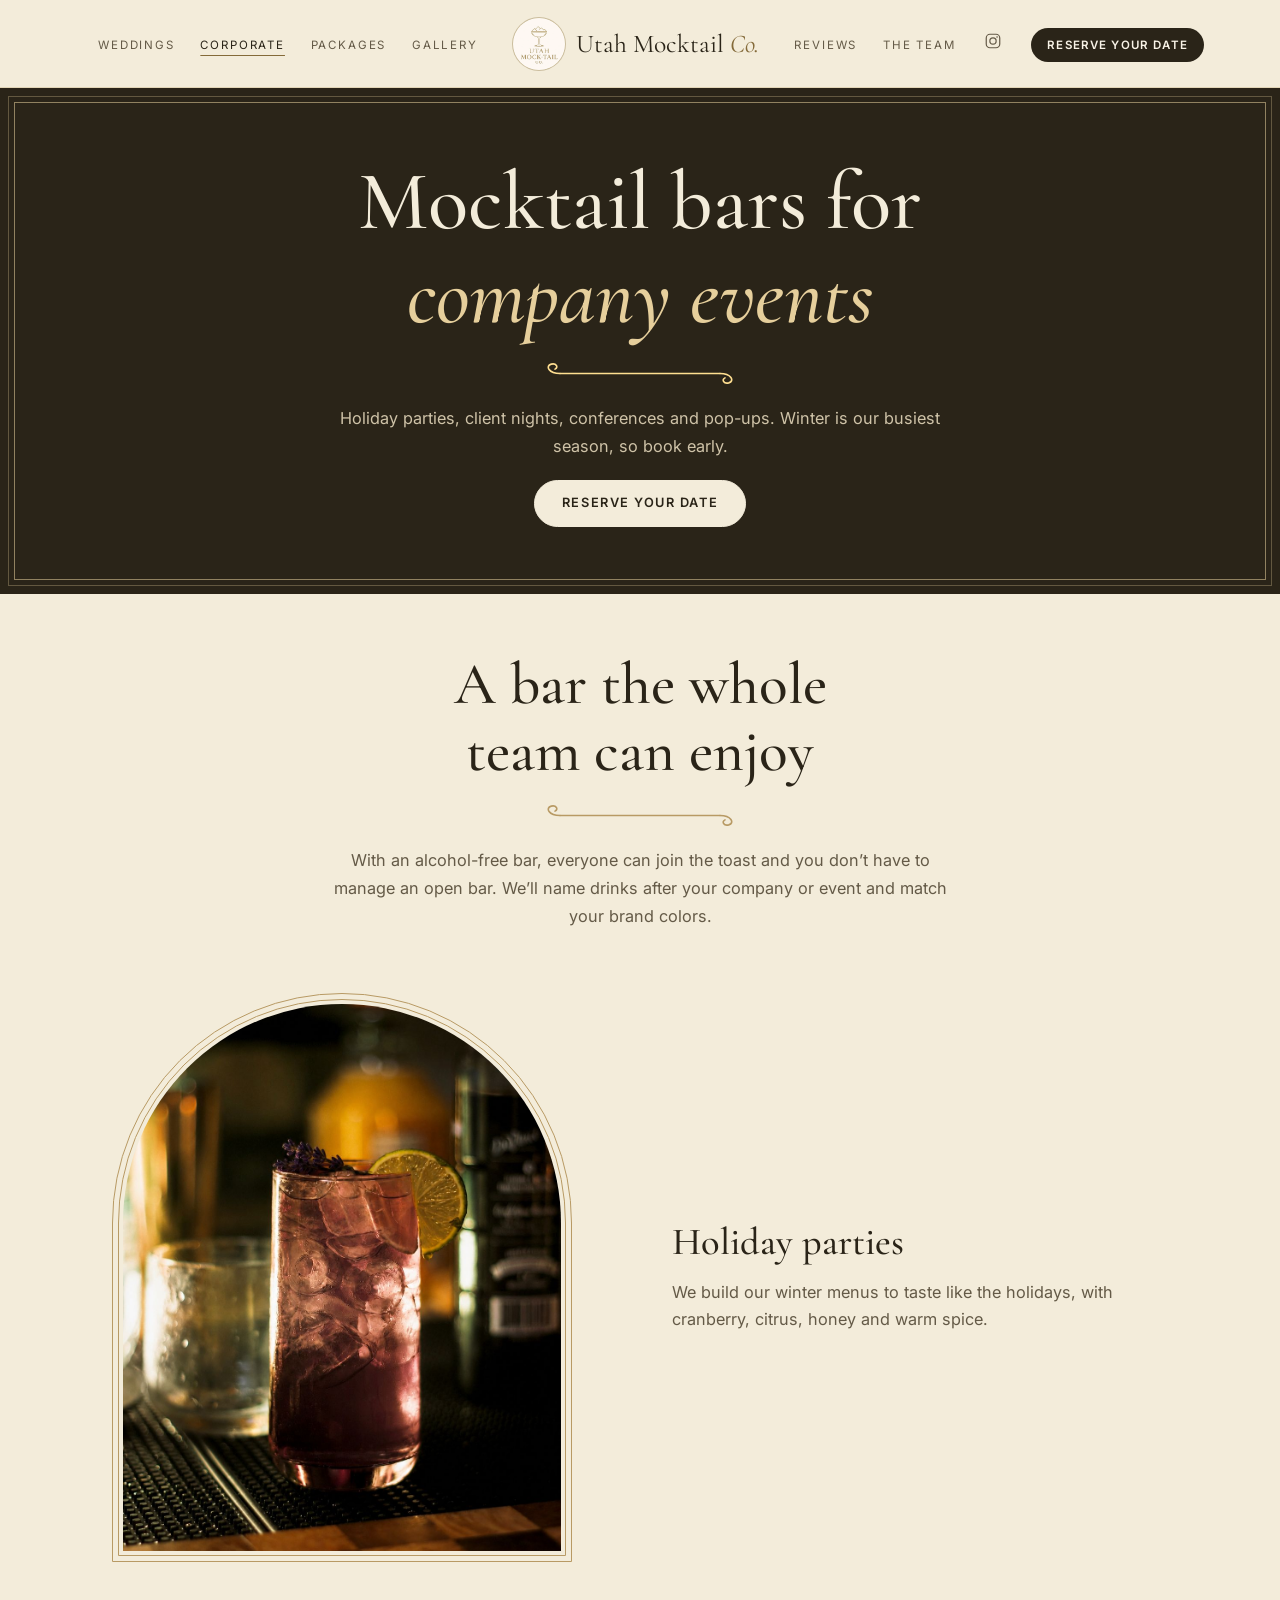
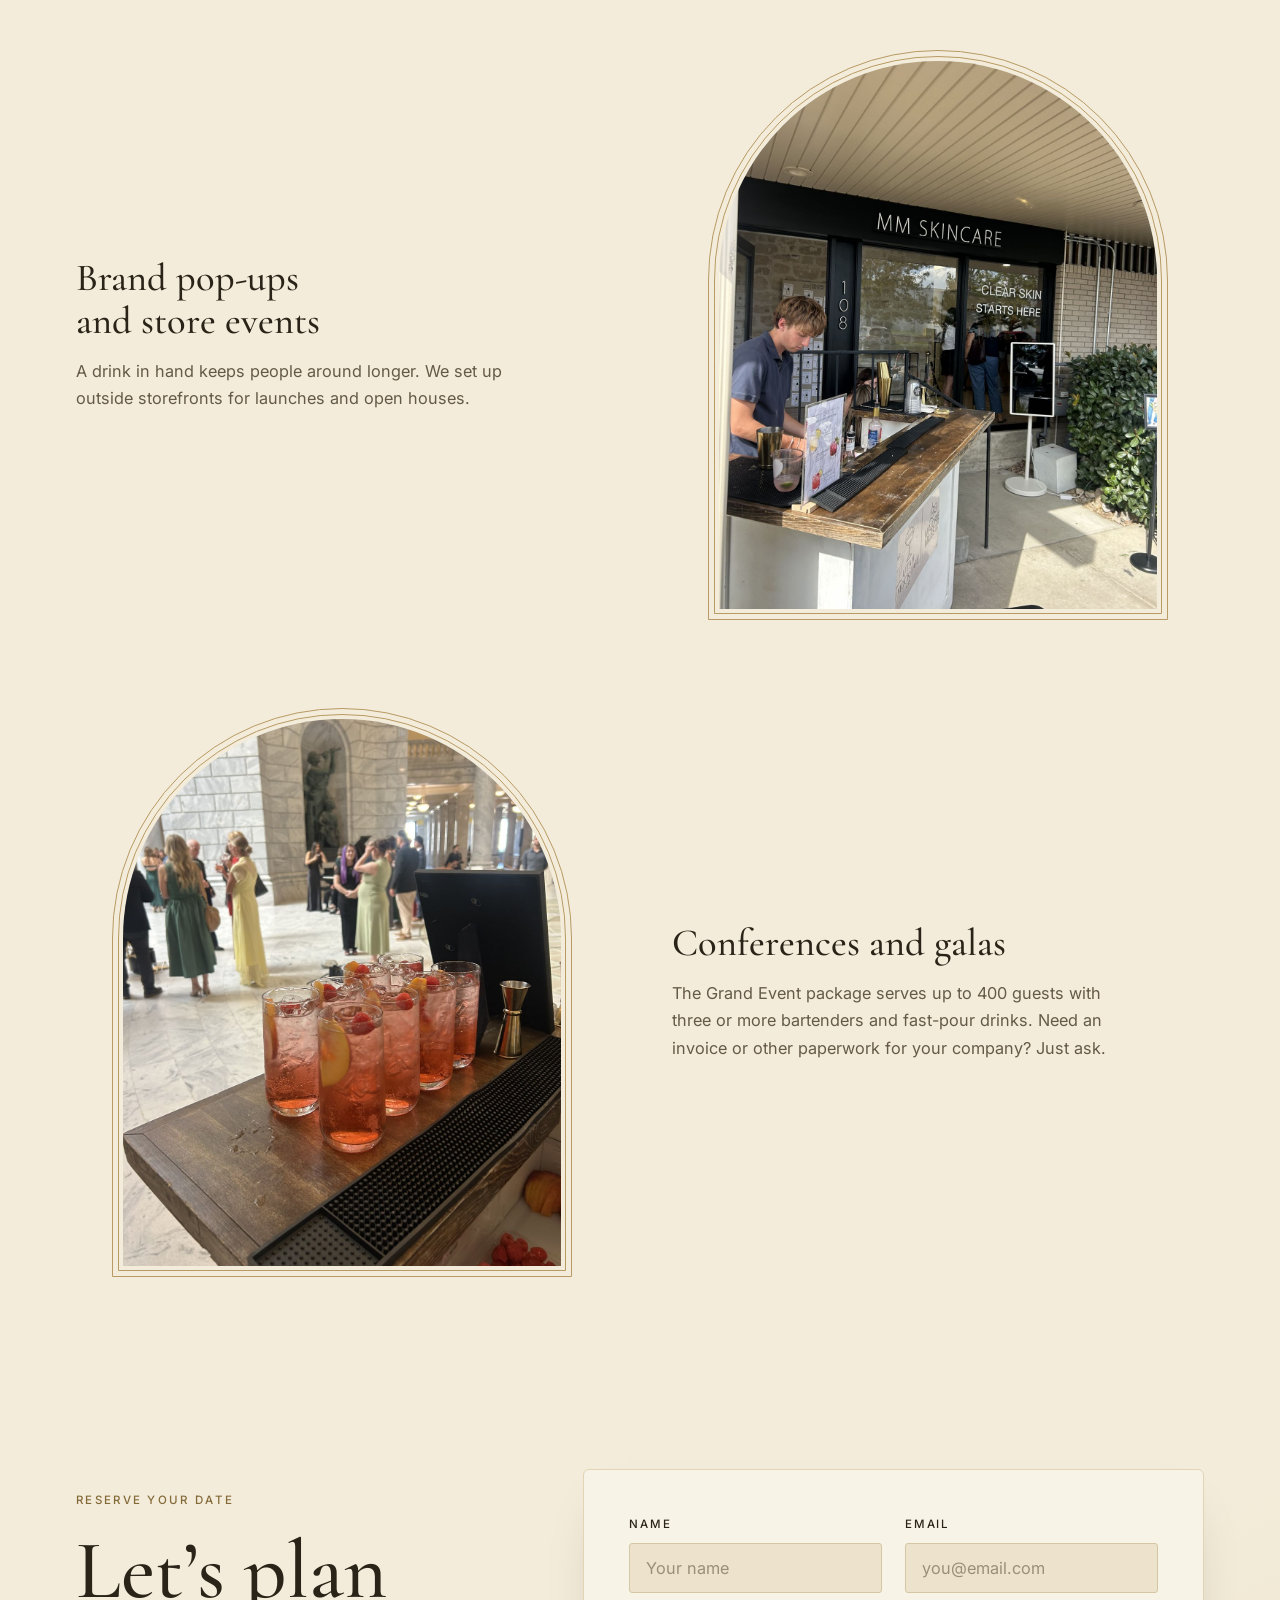
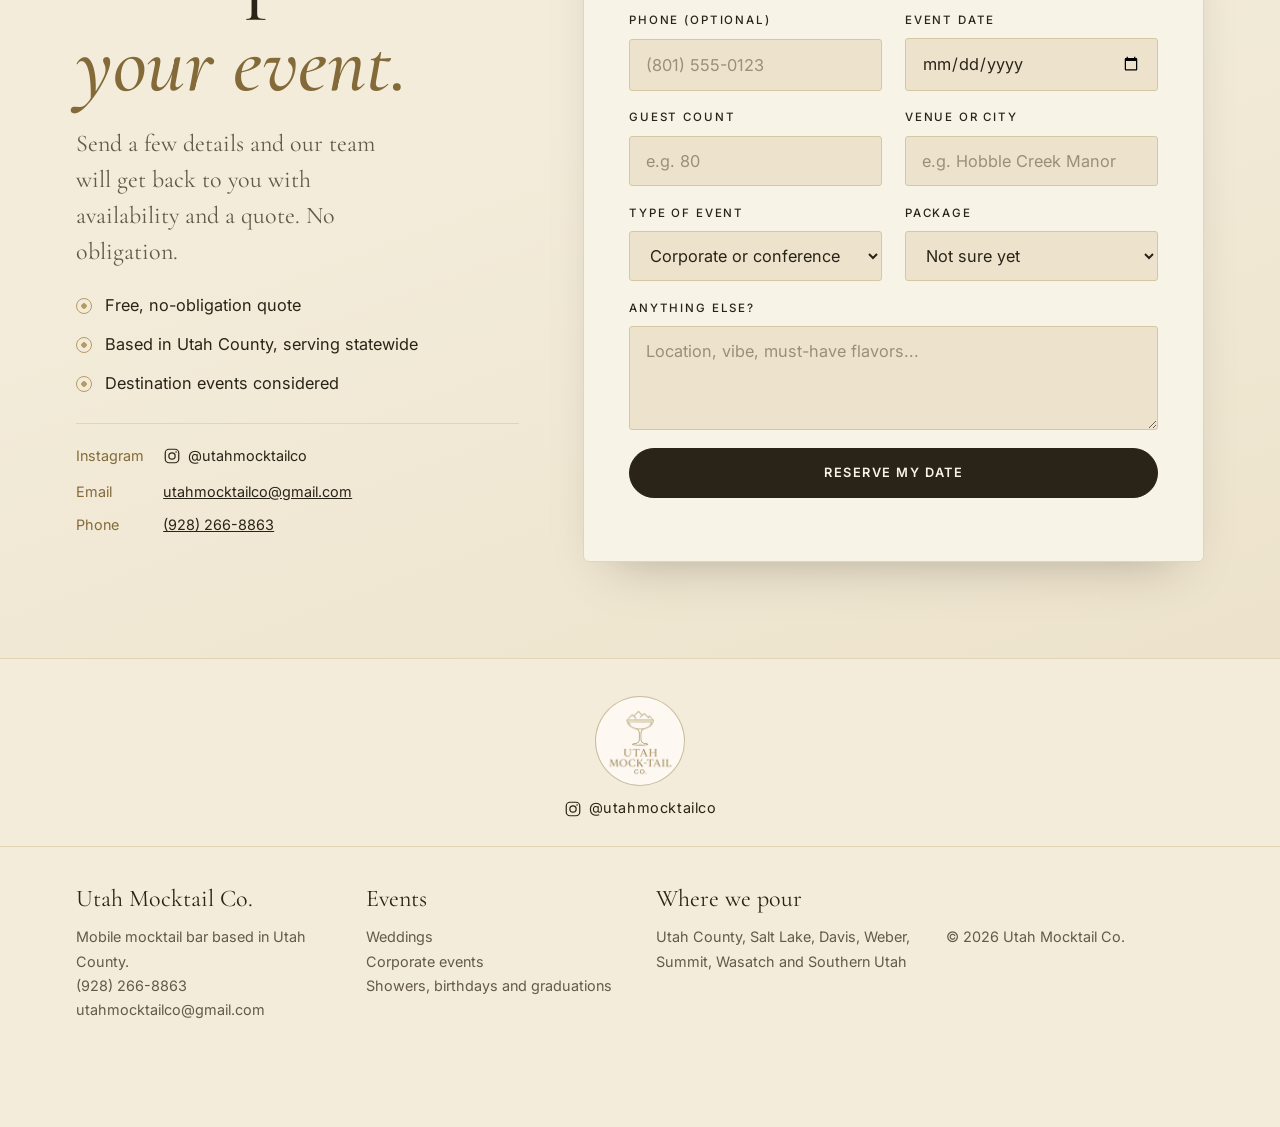
<file: corporate.html>
<!doctype html>
<html lang="en">
<head>
<meta charset="utf-8">
<!-- Google Tag Manager -->
<script>(function(w,d,s,l,i){w[l]=w[l]||[];w[l].push({'gtm.start':
new Date().getTime(),event:'gtm.js'});var f=d.getElementsByTagName(s)[0],
j=d.createElement(s),dl=l!='dataLayer'?'&l='+l:'';j.async=true;j.src=
'https://www.googletagmanager.com/gtm.js?id='+i+dl;f.parentNode.insertBefore(j,f);
})(window,document,'script','dataLayer','GTM-T4KL3BN3');</script>
<!-- End Google Tag Manager -->
<!-- Google Analytics -->
<script async src="https://www.googletagmanager.com/gtag/js?id=G-688F3T92W2"></script>
<script>window.dataLayer = window.dataLayer || []; function gtag(){dataLayer.push(arguments);} gtag('js', new Date()); gtag('config', 'G-688F3T92W2');</script>
<meta name="viewport" content="width=device-width, initial-scale=1, viewport-fit=cover">
<title>Corporate Event Mocktail Bar in Utah | Utah Mocktail Co.</title>
<meta name="claude:viewport-fit-sides" content="cover">
<meta name="description" content="Mocktail bar for Utah holiday parties, company events, conferences and brand pop-ups. Bartenders, a styled bar and drinks named for your company.">
<link rel="preconnect" href="https://fonts.googleapis.com">
<link rel="preconnect" href="https://fonts.gstatic.com" crossorigin>
<link rel="stylesheet" href="https://fonts.googleapis.com/css2?family=Cormorant+Garamond:ital,wght@0,400;0,500;0,600;1,400;1,500&family=Inter:wght@400;500;600&display=swap">
<link rel="canonical" href="https://utahmocktailco.com/corporate">
<link rel="icon" type="image/png" href="favicon.png">
<link rel="stylesheet" href="styles.css">

<script>document.documentElement.classList.add('js');</script>
</head>
<body>
<noscript><iframe src="https://www.googletagmanager.com/ns.html?id=GTM-T4KL3BN3" height="0" width="0" style="display:none;visibility:hidden"></iframe></noscript>
<header class="top">
  <div class="wrap">
    <nav class="main left" aria-label="Main">
      <ul>
        <li><a href="/weddings">Weddings</a></li>
        <li><a href="/corporate" aria-current="page">Corporate</a></li>
        <li><a href="/packages">Packages</a></li>
        <li><a href="/gallery">Gallery</a></li>
      </ul>
    </nav>
    <a class="logo" href="/"><img src="images/logo-180.png" alt="" width="52" height="52"><span>Utah Mocktail <i>Co.</i></span></a>
    <nav class="main right" aria-label="More">
      <ul>
        <li><a href="/reviews">Reviews</a></li>
        <li><a href="/team">The Team</a></li>
        <li><a class="ig-link" href="https://www.instagram.com/utahmocktailco/" aria-label="Instagram @utahmocktailco"><svg class="ig" viewBox="0 0 24 24" width="18" height="18" aria-hidden="true" fill="none" stroke="currentColor" stroke-width="1.6"><rect x="3" y="3" width="18" height="18" rx="5"/><circle cx="12" cy="12" r="4.2"/><circle cx="17.4" cy="6.6" r="1.1" fill="currentColor" stroke="none"/></svg></a></li>
        <li><a class="book" href="#book">Reserve your date</a></li>
      </ul>
    </nav>
    <details class="menu-toggle">
      <summary>Menu</summary>
      <ul>
        <li><a href="/">Home</a></li>
        <li><a href="/weddings">Weddings</a></li>
        <li><a href="/corporate" aria-current="page">Corporate</a></li>
        <li><a href="/packages">Packages</a></li>
        <li><a href="/gallery">Gallery</a></li>
        <li><a href="/reviews">Reviews</a></li>
        <li><a href="/team">The Team</a></li>
        <li><a href="https://www.instagram.com/utahmocktailco/">Instagram @utahmocktailco</a></li>
        <li><a href="#book">Reserve your date</a></li>
      </ul>
    </details>
  </div>
</header>

<main id="top">
  <section class="statement page-top">
    <div class="wrap narrow center">
      <h1 class="page-title">Mocktail bars for <em>company events</em></h1>
      <p>Holiday parties, client nights, conferences and pop-ups. Winter is our busiest season, so book early.</p>
      <p><a class="btn" href="#book">Reserve your date</a></p>
    </div>
  </section>

  <section class="statement">
    <div class="wrap narrow center">
      <h2>A bar the whole team can enjoy</h2>
      <p>With an alcohol-free bar, everyone can join the toast and you don’t have to manage an open bar. We’ll name drinks after your company or event and match your brand colors.</p>
    </div>
  </section>

  <section class="pillars" aria-label="Corporate events">
    <div class="wrap">
      <article class="pillar">
        <div class="pillar-img reveal"><img src="images/berry-highball.jpg" alt="A dark berry mocktail with a lime wheel" width="1023" height="1537" loading="lazy"></div>
        <div class="pillar-copy">
          <h3>Holiday parties</h3>
          <p>We build our winter menus to taste like the holidays, with cranberry, citrus, honey and warm spice.</p>
        </div>
      </article>
      <article class="pillar">
        <div class="pillar-img reveal"><img src="images/popup-bar.jpg" alt="Bartender serving at a pop-up bar outside a storefront" width="1200" height="1600" loading="lazy"></div>
        <div class="pillar-copy">
          <h3>Brand pop-ups and store events</h3>
          <p>A drink in hand keeps people around longer. We set up outside storefronts for launches and open houses.</p>
        </div>
      </article>
      <article class="pillar">
        <div class="pillar-img reveal"><img src="images/capitol-guests.jpg" alt="Guests gathered around the bar at an evening event" width="1200" height="1600" loading="lazy"></div>
        <div class="pillar-copy">
          <h3>Conferences and galas</h3>
          <p>The Grand Event package serves up to 400 guests with three or more bartenders and fast-pour drinks. Need an invoice or other paperwork for your company? Just ask.</p>
        </div>
      </article>
    </div>
  </section>

  <section class="contact" id="book">
    <div class="wrap">
      <div class="copy">
        <p class="eyebrow">Reserve your date</p>
        <h2>Let’s plan <em>your event.</em></h2>
        <p>Send a few details and our team will get back to you with availability and a quote. No obligation.</p>
        <ul class="checks">
          <li>Free, no-obligation quote</li>
          <li>Based in Utah County, serving statewide</li>
          <li>Destination events considered</li>
        </ul>
        <dl>
          <dt>Instagram</dt><dd><a class="ig-inline" href="https://www.instagram.com/utahmocktailco/"><svg class="ig" viewBox="0 0 24 24" width="18" height="18" aria-hidden="true" fill="none" stroke="currentColor" stroke-width="1.6"><rect x="3" y="3" width="18" height="18" rx="5"/><circle cx="12" cy="12" r="4.2"/><circle cx="17.4" cy="6.6" r="1.1" fill="currentColor" stroke="none"/></svg>@utahmocktailco</a></dd>
          <dt>Email</dt><dd><a href="mailto:utahmocktailco@gmail.com">utahmocktailco@gmail.com</a></dd>
          <dt>Phone</dt><dd><a href="tel:+19282668863">(928) 266-8863</a></dd>
        </dl>
      </div>
      <form id="inquiry" class="form-card" novalidate>
        <label>Name<input id="f-name" name="name" autocomplete="name" placeholder="Your name" required></label>
        <label>Email<input id="f-email" name="email" type="email" autocomplete="email" placeholder="you@email.com" required></label>
        <label>Phone (optional)<input id="f-phone" name="phone" type="tel" autocomplete="tel" inputmode="tel" placeholder="(801) 555-0123"></label>
        <label>Event date<input id="f-date" name="date" type="date"></label>
        <label>Guest count<input id="f-guests" name="guests" type="number" min="1" inputmode="numeric" placeholder="e.g. 80"></label>
        <label>Venue or city<input id="f-venue" name="venue" placeholder="e.g. Hobble Creek Manor"></label>
        <label>Type of event
          <select id="f-type" name="type"><option>Wedding or reception</option><option selected>Corporate or conference</option><option>Shower or birthday</option><option>Graduation or reunion</option><option>School or university event</option><option>Religious or community gathering</option><option>Something else</option></select>
        </label>
        <label>Package
          <select id="f-pkg" name="package"><option>Not sure yet</option><option>Sweet & Simple ($750)</option><option>Signature Celebration ($995)</option><option>Luxe Dry Bar ($1,295)</option><option>Grand Event ($1,995)</option></select>
        </label>
        <label class="full">Anything else?<textarea id="f-msg" name="message" placeholder="Location, vibe, must-have flavors..."></textarea></label>
        <label class="hp" aria-hidden="true">Company<input name="company" tabindex="-1" autocomplete="off"></label>
        <button class="btn full" type="submit">Reserve my date</button>
        <p class="form-note full" id="form-note" role="status"></p>
      </form>
    </div>
  </section>
</main>

<footer>
  <div class="foot-top">
    <img src="images/logo-180.png" alt="Utah Mocktail Co. logo" width="88" height="88" loading="lazy">
    <a class="ig-inline" href="https://www.instagram.com/utahmocktailco/"><svg class="ig" viewBox="0 0 24 24" width="18" height="18" aria-hidden="true" fill="none" stroke="currentColor" stroke-width="1.6"><rect x="3" y="3" width="18" height="18" rx="5"/><circle cx="12" cy="12" r="4.2"/><circle cx="17.4" cy="6.6" r="1.1" fill="currentColor" stroke="none"/></svg>@utahmocktailco</a>
  </div>
  <div class="wrap">
    <div><strong>Utah Mocktail Co.</strong>Mobile mocktail bar based in Utah County.<br><a href="tel:+19282668863">(928) 266-8863</a><br><a href="mailto:utahmocktailco@gmail.com">utahmocktailco@gmail.com</a></div>
    <div><strong>Events</strong><a href="/weddings">Weddings</a><br><a href="/corporate">Corporate events</a><br><a href="#book">Showers, birthdays and graduations</a></div>
    <div><strong>Where we pour</strong>Utah County, Salt Lake, Davis, Weber, Summit, Wasatch and Southern Utah</div>
    <div><strong>&nbsp;</strong>© 2026 Utah Mocktail Co.</div>
  </div>
</footer>

<a class="float-book" href="#book">Reserve your date</a>

<dialog id="thanks" class="thanks" aria-labelledby="thanks-title">
  <h2 id="thanks-title">Thanks!</h2>
  <p>We’ve received your request. A member of our team will reach out soon.</p>
  <form method="dialog"><button class="btn">Close</button></form>
</dialog>

<script>
// Date form: sends to the Google Sheet web app (FORM_URL), which also emails our team.
document.getElementById('inquiry').addEventListener('submit', function (e) {
  e.preventDefault();
  var f = this, note = document.getElementById('form-note'), btn = f.querySelector('button[type=submit]');
  var url = 'https://script.google.com/macros/s/AKfycbwHHXpcNrJrIC-XcgOLXBQ7OhWbu58uSoJqrqlbmUCXUFE70B-InwVYyIa-P2md5CR05A/exec';
  if (!f.elements['name'].value.trim() || !/^\S+@\S+\.\S+$/.test(f.elements['email'].value.trim())) {
    note.textContent = 'Please add your name and a valid email so we can reach you.';
    return;
  }
  var data = new URLSearchParams(new FormData(f));
  data.append('page', location.pathname);
  btn.disabled = true;
  note.textContent = 'Sending...';
  fetch(url, { method: 'POST', mode: 'no-cors', body: data })
    .then(function () { f.reset(); note.textContent = ''; if (window.gtag) gtag('event', 'generate_lead', { form: 'date_request' }); var d = document.getElementById('thanks'); if (d.showModal) d.showModal(); else note.textContent = d.querySelector('p').textContent; })
    .catch(function () { note.textContent = 'That didn’t go through. Please email utahmocktailco@gmail.com or call (928) 266-8863.'; })
    .then(function () { btn.disabled = false; });
});

// Scroll effects: the header turns solid past the video and photos ease in once.
// Both are off with "reduce motion".
(function () {
  var still = window.matchMedia('(prefers-reduced-motion: reduce)').matches;
  var header = document.querySelector('header.top');
  if (still) { document.documentElement.classList.add('no-motion'); document.documentElement.classList.remove('js'); }
  function onScroll() { header.classList.toggle('scrolled', window.scrollY > 40); }
  // Floating "Reserve your date" button: shows after the first screen, hides while the form is on screen.
  var fb = document.querySelector('.float-book');
  var form = document.getElementById('book');
  var formOn = false;
  function showFloat() { if (fb) fb.classList.toggle('show', window.scrollY > window.innerHeight * 0.6 && !formOn); }
  if (fb && form && 'IntersectionObserver' in window) {
    new IntersectionObserver(function (en) { formOn = en[0].isIntersecting; showFloat(); }).observe(form);
  }
  window.addEventListener('scroll', showFloat, { passive: true });
  // Package cards: swipe on phones, arrow buttons on computers.
  document.querySelectorAll('.swipe-wrap').forEach(function (w) {
    var row = w.querySelector('.swipe-row');
    w.querySelectorAll('[data-dir]').forEach(function (b) {
      b.addEventListener('click', function () { row.scrollBy({ left: b.dataset.dir * row.clientWidth * 0.8, behavior: still ? 'auto' : 'smooth' }); });
    });
  });
  window.addEventListener('scroll', onScroll, { passive: true });
  window.addEventListener('resize', onScroll);
  onScroll();
  if (!still && 'IntersectionObserver' in window) {
    var io = new IntersectionObserver(function (entries) {
      entries.forEach(function (e) { if (e.isIntersecting) { e.target.classList.add('in'); io.unobserve(e.target); } });
    }, { rootMargin: '0px 0px -10% 0px' });
    document.querySelectorAll('.reveal').forEach(function (el) { io.observe(el); });
  } else {
    document.querySelectorAll('.reveal').forEach(function (el) { el.classList.add('in'); });
  }
})();
</script>
</body>
</html>
</file>
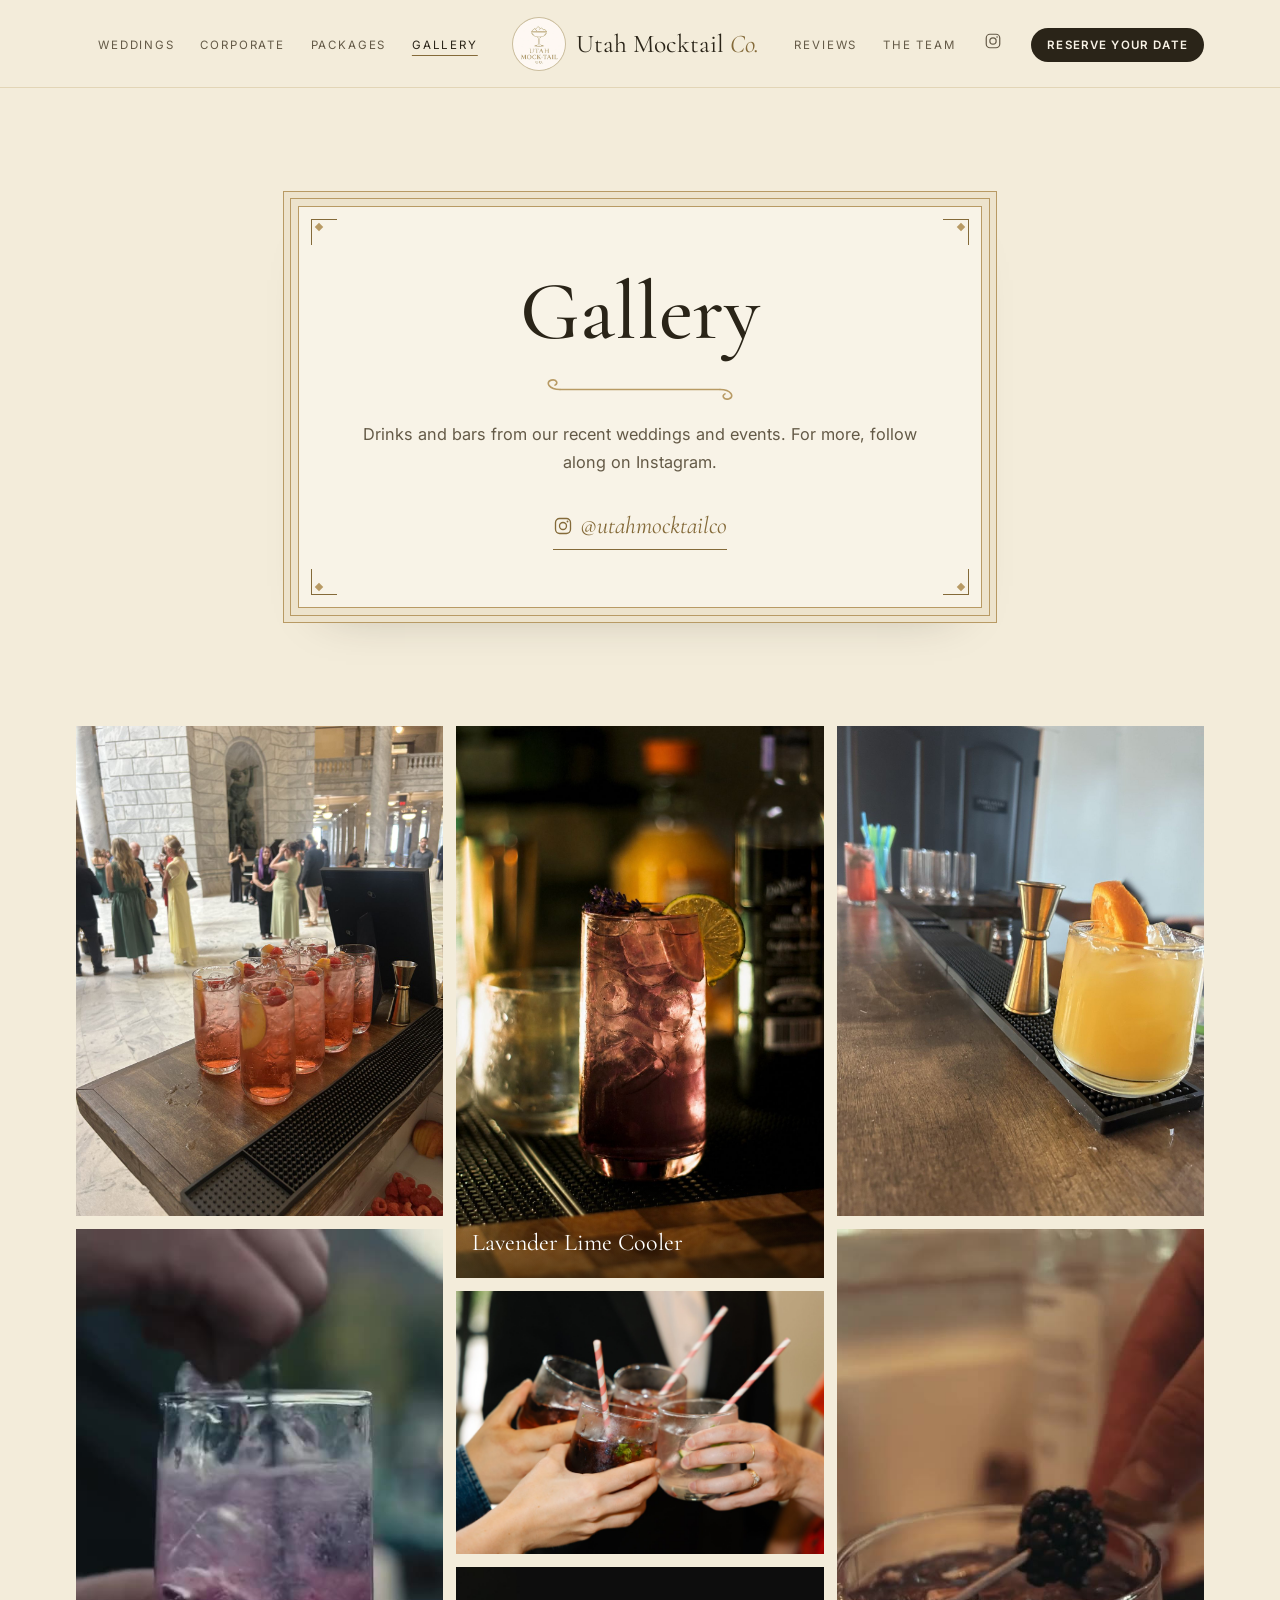
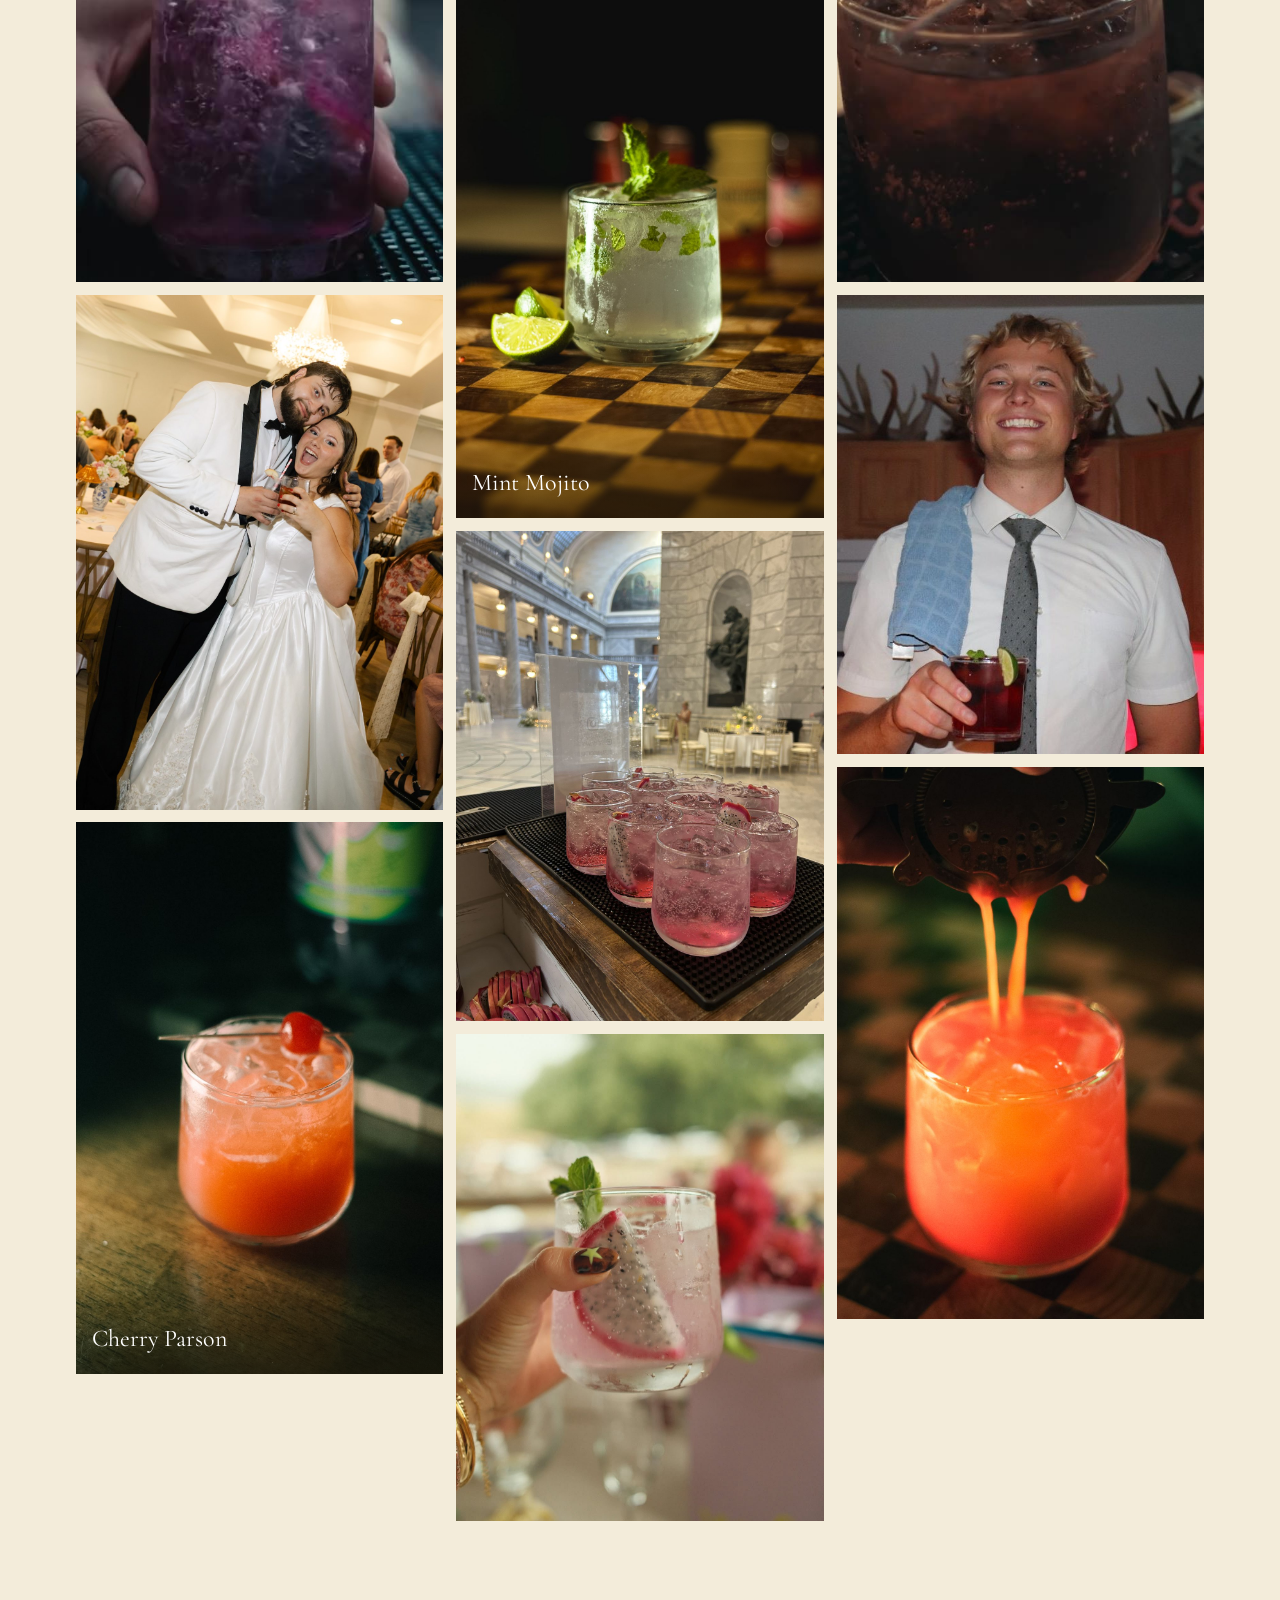
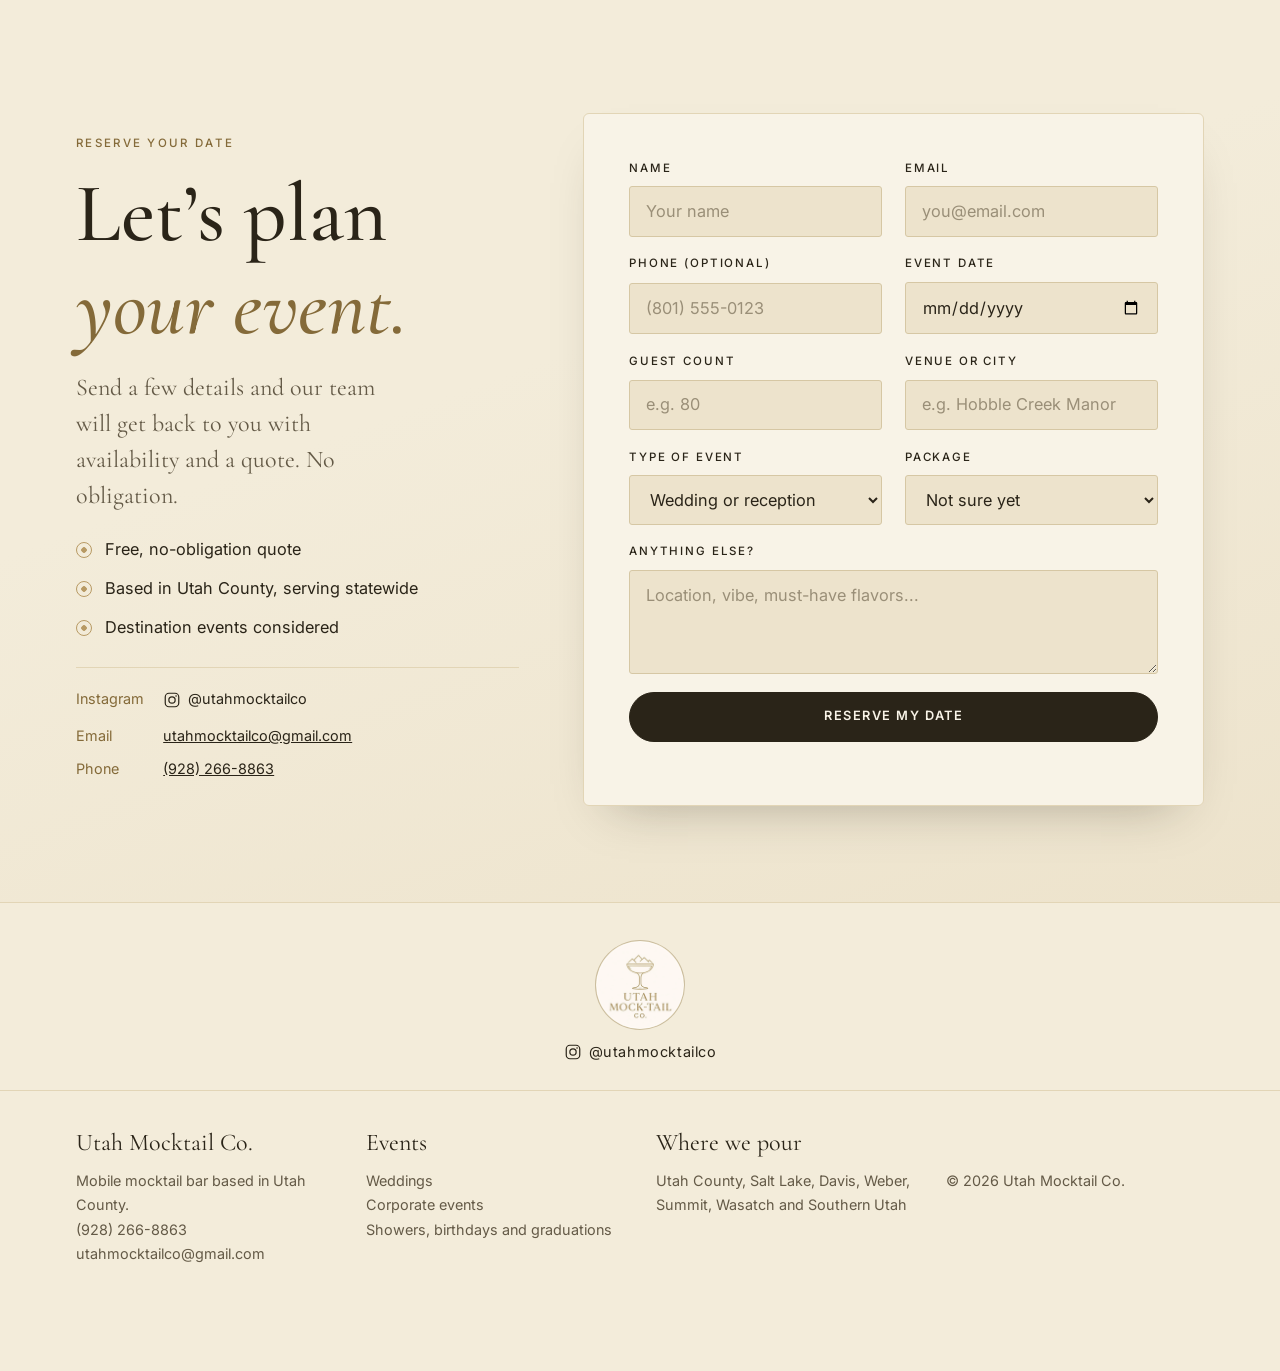
<file: gallery.html>
<!doctype html>
<html lang="en">
<head>
<meta charset="utf-8">
<!-- Google Tag Manager -->
<script>(function(w,d,s,l,i){w[l]=w[l]||[];w[l].push({'gtm.start':
new Date().getTime(),event:'gtm.js'});var f=d.getElementsByTagName(s)[0],
j=d.createElement(s),dl=l!='dataLayer'?'&l='+l:'';j.async=true;j.src=
'https://www.googletagmanager.com/gtm.js?id='+i+dl;f.parentNode.insertBefore(j,f);
})(window,document,'script','dataLayer','GTM-T4KL3BN3');</script>
<!-- End Google Tag Manager -->
<!-- Google Analytics -->
<script async src="https://www.googletagmanager.com/gtag/js?id=G-688F3T92W2"></script>
<script>window.dataLayer = window.dataLayer || []; function gtag(){dataLayer.push(arguments);} gtag('js', new Date()); gtag('config', 'G-688F3T92W2');</script>
<meta name="viewport" content="width=device-width, initial-scale=1, viewport-fit=cover">
<title>Gallery | Utah Mocktail Co.</title>
<meta name="claude:viewport-fit-sides" content="cover">
<meta name="description" content="Photos of Utah Mocktail Co. mocktail bars at Utah weddings, receptions and company events.">
<link rel="preconnect" href="https://fonts.googleapis.com">
<link rel="preconnect" href="https://fonts.gstatic.com" crossorigin>
<link rel="stylesheet" href="https://fonts.googleapis.com/css2?family=Cormorant+Garamond:ital,wght@0,400;0,500;0,600;1,400;1,500&family=Inter:wght@400;500;600&display=swap">
<link rel="canonical" href="https://utahmocktailco.com/gallery">
<link rel="icon" type="image/png" href="favicon.png">
<link rel="stylesheet" href="styles.css">

<script>document.documentElement.classList.add('js');</script>
</head>
<body>
<noscript><iframe src="https://www.googletagmanager.com/ns.html?id=GTM-T4KL3BN3" height="0" width="0" style="display:none;visibility:hidden"></iframe></noscript>
<header class="top">
  <div class="wrap">
    <nav class="main left" aria-label="Main">
      <ul>
        <li><a href="/weddings">Weddings</a></li>
        <li><a href="/corporate">Corporate</a></li>
        <li><a href="/packages">Packages</a></li>
        <li><a href="/gallery" aria-current="page">Gallery</a></li>
      </ul>
    </nav>
    <a class="logo" href="/"><img src="images/logo-180.png" alt="" width="52" height="52"><span>Utah Mocktail <i>Co.</i></span></a>
    <nav class="main right" aria-label="More">
      <ul>
        <li><a href="/reviews">Reviews</a></li>
        <li><a href="/team">The Team</a></li>
        <li><a class="ig-link" href="https://www.instagram.com/utahmocktailco/" aria-label="Instagram @utahmocktailco"><svg class="ig" viewBox="0 0 24 24" width="18" height="18" aria-hidden="true" fill="none" stroke="currentColor" stroke-width="1.6"><rect x="3" y="3" width="18" height="18" rx="5"/><circle cx="12" cy="12" r="4.2"/><circle cx="17.4" cy="6.6" r="1.1" fill="currentColor" stroke="none"/></svg></a></li>
        <li><a class="book" href="#book">Reserve your date</a></li>
      </ul>
    </nav>
    <details class="menu-toggle">
      <summary>Menu</summary>
      <ul>
        <li><a href="/">Home</a></li>
        <li><a href="/weddings">Weddings</a></li>
        <li><a href="/corporate">Corporate</a></li>
        <li><a href="/packages">Packages</a></li>
        <li><a href="/gallery" aria-current="page">Gallery</a></li>
        <li><a href="/reviews">Reviews</a></li>
        <li><a href="/team">The Team</a></li>
        <li><a href="https://www.instagram.com/utahmocktailco/">Instagram @utahmocktailco</a></li>
        <li><a href="#book">Reserve your date</a></li>
      </ul>
    </details>
  </div>
</header>

<main id="top">
  <section class="statement">
    <div class="wrap narrow center">
      <div class="frame">
        <span class="corner tl"></span><span class="corner tr"></span><span class="corner bl"></span><span class="corner br"></span>
        <h1 class="page-title">Gallery</h1>
        <p>Drinks and bars from our recent weddings and events. For more, follow along on Instagram.</p>
        <p class="link-row"><a class="ig-handle" href="https://www.instagram.com/utahmocktailco/"><svg class="ig" viewBox="0 0 24 24" width="18" height="18" aria-hidden="true" fill="none" stroke="currentColor" stroke-width="1.6"><rect x="3" y="3" width="18" height="18" rx="5"/><circle cx="12" cy="12" r="4.2"/><circle cx="17.4" cy="6.6" r="1.1" fill="currentColor" stroke="none"/></svg>@utahmocktailco</a></p>
      </div>
    </div>
  </section>

  <section class="photo-wall">
    <div class="wrap">
      <figure><img src="images/capitol-guests.jpg" alt="Wedding guests gathered around the mocktail bar in a marble hall" width="1200" height="1600" loading="lazy"></figure>
      <figure><video src="stir-loop.mp4" poster="images/stir-loop-poster.jpg" width="540" height="960" autoplay muted loop playsinline aria-label="A purple berry mocktail being stirred at a wedding at Hobble Creek Manor"></video></figure>
      <figure><img src="images/couple-toast.jpg" alt="The bride and groom holding up their mocktails at the reception" width="1146" height="1600" loading="lazy"></figure>
      <figure><img src="images/cherry-sour.jpg" alt="Cherry Parson with a cherry garnish" width="1066" height="1600" loading="lazy"><figcaption>Cherry Parson</figcaption></figure>
      <figure><img src="images/berry-highball.jpg" alt="Lavender Lime Cooler with dried lavender and a lime wheel" width="1023" height="1537" loading="lazy"><figcaption>Lavender Lime Cooler</figcaption></figure>
      <figure><img src="images/glasses-toast.jpg" alt="Guests clinking mocktail glasses with pink straws" width="1600" height="1143" loading="lazy"></figure>
      <figure><img src="images/mint-spritz.jpg" alt="Mint Mojito with fresh mint and lime" width="1066" height="1600" loading="lazy"><figcaption>Mint Mojito</figcaption></figure>
      <figure><img src="images/capitol-bar.jpg" alt="Pink mocktails lined up on the bar in a marble hall" width="1200" height="1600" loading="lazy"></figure>
      <figure><img src="images/dragonfruit-toast.jpg" alt="A guest holding a pink mocktail with a dragonfruit slice" width="1170" height="1552" loading="lazy"></figure>
      <figure><img src="images/bar-citrus.jpg" alt="A yellow citrus mocktail with an orange slice on the bar" width="1200" height="1600" loading="lazy"></figure>
      <figure><video src="berry-loop.mp4" poster="images/berry-loop-poster.jpg" width="540" height="960" autoplay muted loop playsinline aria-label="A blackberry garnish being set on a dark berry mocktail"></video></figure>
      <figure><img src="images/jacob.jpg" alt="Jacob, our founder, holding a mocktail" width="640" height="800" loading="lazy"></figure>
      <figure><img src="images/sunset-pour.jpg" alt="A bartender straining an orange-red mocktail" width="1066" height="1600" loading="lazy"></figure>
    </div>
  </section>

  <section class="contact" id="book">
    <div class="wrap">
      <div class="copy">
        <p class="eyebrow">Reserve your date</p>
        <h2>Let’s plan <em>your event.</em></h2>
        <p>Send a few details and our team will get back to you with availability and a quote. No obligation.</p>
        <ul class="checks">
          <li>Free, no-obligation quote</li>
          <li>Based in Utah County, serving statewide</li>
          <li>Destination events considered</li>
        </ul>
        <dl>
          <dt>Instagram</dt><dd><a class="ig-inline" href="https://www.instagram.com/utahmocktailco/"><svg class="ig" viewBox="0 0 24 24" width="18" height="18" aria-hidden="true" fill="none" stroke="currentColor" stroke-width="1.6"><rect x="3" y="3" width="18" height="18" rx="5"/><circle cx="12" cy="12" r="4.2"/><circle cx="17.4" cy="6.6" r="1.1" fill="currentColor" stroke="none"/></svg>@utahmocktailco</a></dd>
          <dt>Email</dt><dd><a href="mailto:utahmocktailco@gmail.com">utahmocktailco@gmail.com</a></dd>
          <dt>Phone</dt><dd><a href="tel:+19282668863">(928) 266-8863</a></dd>
        </dl>
      </div>
      <form id="inquiry" class="form-card" novalidate>
        <label>Name<input id="f-name" name="name" autocomplete="name" placeholder="Your name" required></label>
        <label>Email<input id="f-email" name="email" type="email" autocomplete="email" placeholder="you@email.com" required></label>
        <label>Phone (optional)<input id="f-phone" name="phone" type="tel" autocomplete="tel" inputmode="tel" placeholder="(801) 555-0123"></label>
        <label>Event date<input id="f-date" name="date" type="date"></label>
        <label>Guest count<input id="f-guests" name="guests" type="number" min="1" inputmode="numeric" placeholder="e.g. 80"></label>
        <label>Venue or city<input id="f-venue" name="venue" placeholder="e.g. Hobble Creek Manor"></label>
        <label>Type of event
          <select id="f-type" name="type"><option selected>Wedding or reception</option><option>Corporate or conference</option><option>Shower or birthday</option><option>Graduation or reunion</option><option>School or university event</option><option>Religious or community gathering</option><option>Something else</option></select>
        </label>
        <label>Package
          <select id="f-pkg" name="package"><option>Not sure yet</option><option>Sweet & Simple ($750)</option><option>Signature Celebration ($995)</option><option>Luxe Dry Bar ($1,295)</option><option>Grand Event ($1,995)</option></select>
        </label>
        <label class="full">Anything else?<textarea id="f-msg" name="message" placeholder="Location, vibe, must-have flavors..."></textarea></label>
        <label class="hp" aria-hidden="true">Company<input name="company" tabindex="-1" autocomplete="off"></label>
        <button class="btn full" type="submit">Reserve my date</button>
        <p class="form-note full" id="form-note" role="status"></p>
      </form>
    </div>
  </section>
</main>

<footer>
  <div class="foot-top">
    <img src="images/logo-180.png" alt="Utah Mocktail Co. logo" width="88" height="88" loading="lazy">
    <a class="ig-inline" href="https://www.instagram.com/utahmocktailco/"><svg class="ig" viewBox="0 0 24 24" width="18" height="18" aria-hidden="true" fill="none" stroke="currentColor" stroke-width="1.6"><rect x="3" y="3" width="18" height="18" rx="5"/><circle cx="12" cy="12" r="4.2"/><circle cx="17.4" cy="6.6" r="1.1" fill="currentColor" stroke="none"/></svg>@utahmocktailco</a>
  </div>
  <div class="wrap">
    <div><strong>Utah Mocktail Co.</strong>Mobile mocktail bar based in Utah County.<br><a href="tel:+19282668863">(928) 266-8863</a><br><a href="mailto:utahmocktailco@gmail.com">utahmocktailco@gmail.com</a></div>
    <div><strong>Events</strong><a href="/weddings">Weddings</a><br><a href="/corporate">Corporate events</a><br><a href="#book">Showers, birthdays and graduations</a></div>
    <div><strong>Where we pour</strong>Utah County, Salt Lake, Davis, Weber, Summit, Wasatch and Southern Utah</div>
    <div><strong>&nbsp;</strong>© 2026 Utah Mocktail Co.</div>
  </div>
</footer>

<a class="float-book" href="#book">Reserve your date</a>

<dialog id="thanks" class="thanks" aria-labelledby="thanks-title">
  <h2 id="thanks-title">Thanks!</h2>
  <p>We’ve received your request. A member of our team will reach out soon.</p>
  <form method="dialog"><button class="btn">Close</button></form>
</dialog>

<script>
// Date form: sends to the Google Sheet web app (FORM_URL), which also emails our team.
document.getElementById('inquiry').addEventListener('submit', function (e) {
  e.preventDefault();
  var f = this, note = document.getElementById('form-note'), btn = f.querySelector('button[type=submit]');
  var url = 'https://script.google.com/macros/s/AKfycbwHHXpcNrJrIC-XcgOLXBQ7OhWbu58uSoJqrqlbmUCXUFE70B-InwVYyIa-P2md5CR05A/exec';
  if (!f.elements['name'].value.trim() || !/^\S+@\S+\.\S+$/.test(f.elements['email'].value.trim())) {
    note.textContent = 'Please add your name and a valid email so we can reach you.';
    return;
  }
  var data = new URLSearchParams(new FormData(f));
  data.append('page', location.pathname);
  btn.disabled = true;
  note.textContent = 'Sending...';
  fetch(url, { method: 'POST', mode: 'no-cors', body: data })
    .then(function () { f.reset(); note.textContent = ''; if (window.gtag) gtag('event', 'generate_lead', { form: 'date_request' }); var d = document.getElementById('thanks'); if (d.showModal) d.showModal(); else note.textContent = d.querySelector('p').textContent; })
    .catch(function () { note.textContent = 'That didn’t go through. Please email utahmocktailco@gmail.com or call (928) 266-8863.'; })
    .then(function () { btn.disabled = false; });
});

// Scroll effects: the header turns solid past the video and photos ease in once.
// Both are off with "reduce motion".
(function () {
  var still = window.matchMedia('(prefers-reduced-motion: reduce)').matches;
  var header = document.querySelector('header.top');
  if (still) { document.documentElement.classList.add('no-motion'); document.documentElement.classList.remove('js'); }
  function onScroll() { header.classList.toggle('scrolled', window.scrollY > 40); }
  // Floating "Reserve your date" button: shows after the first screen, hides while the form is on screen.
  var fb = document.querySelector('.float-book');
  var form = document.getElementById('book');
  var formOn = false;
  function showFloat() { if (fb) fb.classList.toggle('show', window.scrollY > window.innerHeight * 0.6 && !formOn); }
  if (fb && form && 'IntersectionObserver' in window) {
    new IntersectionObserver(function (en) { formOn = en[0].isIntersecting; showFloat(); }).observe(form);
  }
  window.addEventListener('scroll', showFloat, { passive: true });
  // Package cards: swipe on phones, arrow buttons on computers.
  document.querySelectorAll('.swipe-wrap').forEach(function (w) {
    var row = w.querySelector('.swipe-row');
    w.querySelectorAll('[data-dir]').forEach(function (b) {
      b.addEventListener('click', function () { row.scrollBy({ left: b.dataset.dir * row.clientWidth * 0.8, behavior: still ? 'auto' : 'smooth' }); });
    });
  });
  window.addEventListener('scroll', onScroll, { passive: true });
  window.addEventListener('resize', onScroll);
  onScroll();
  if (!still && 'IntersectionObserver' in window) {
    var io = new IntersectionObserver(function (entries) {
      entries.forEach(function (e) { if (e.isIntersecting) { e.target.classList.add('in'); io.unobserve(e.target); } });
    }, { rootMargin: '0px 0px -10% 0px' });
    document.querySelectorAll('.reveal').forEach(function (el) { io.observe(el); });
  } else {
    document.querySelectorAll('.reveal').forEach(function (el) { el.classList.add('in'); });
  }
})();
</script>
</body>
</html>
</file>
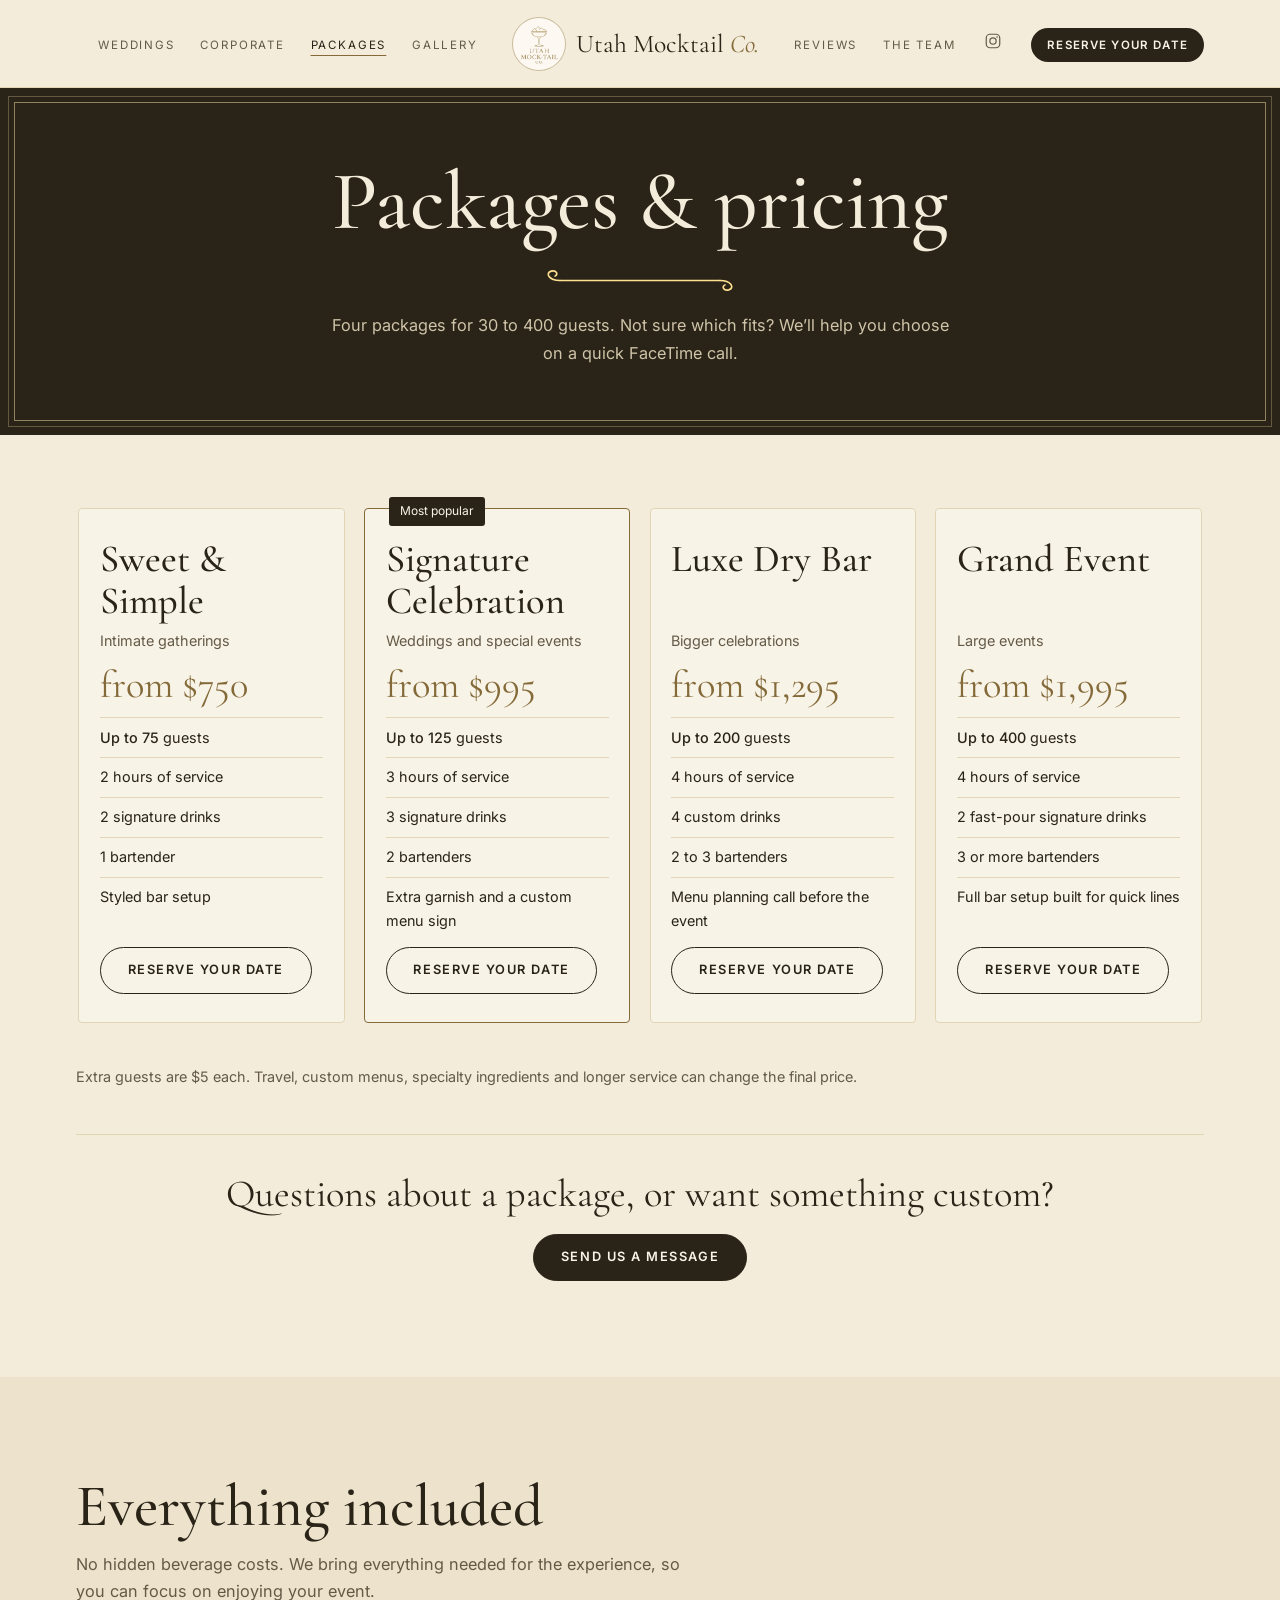
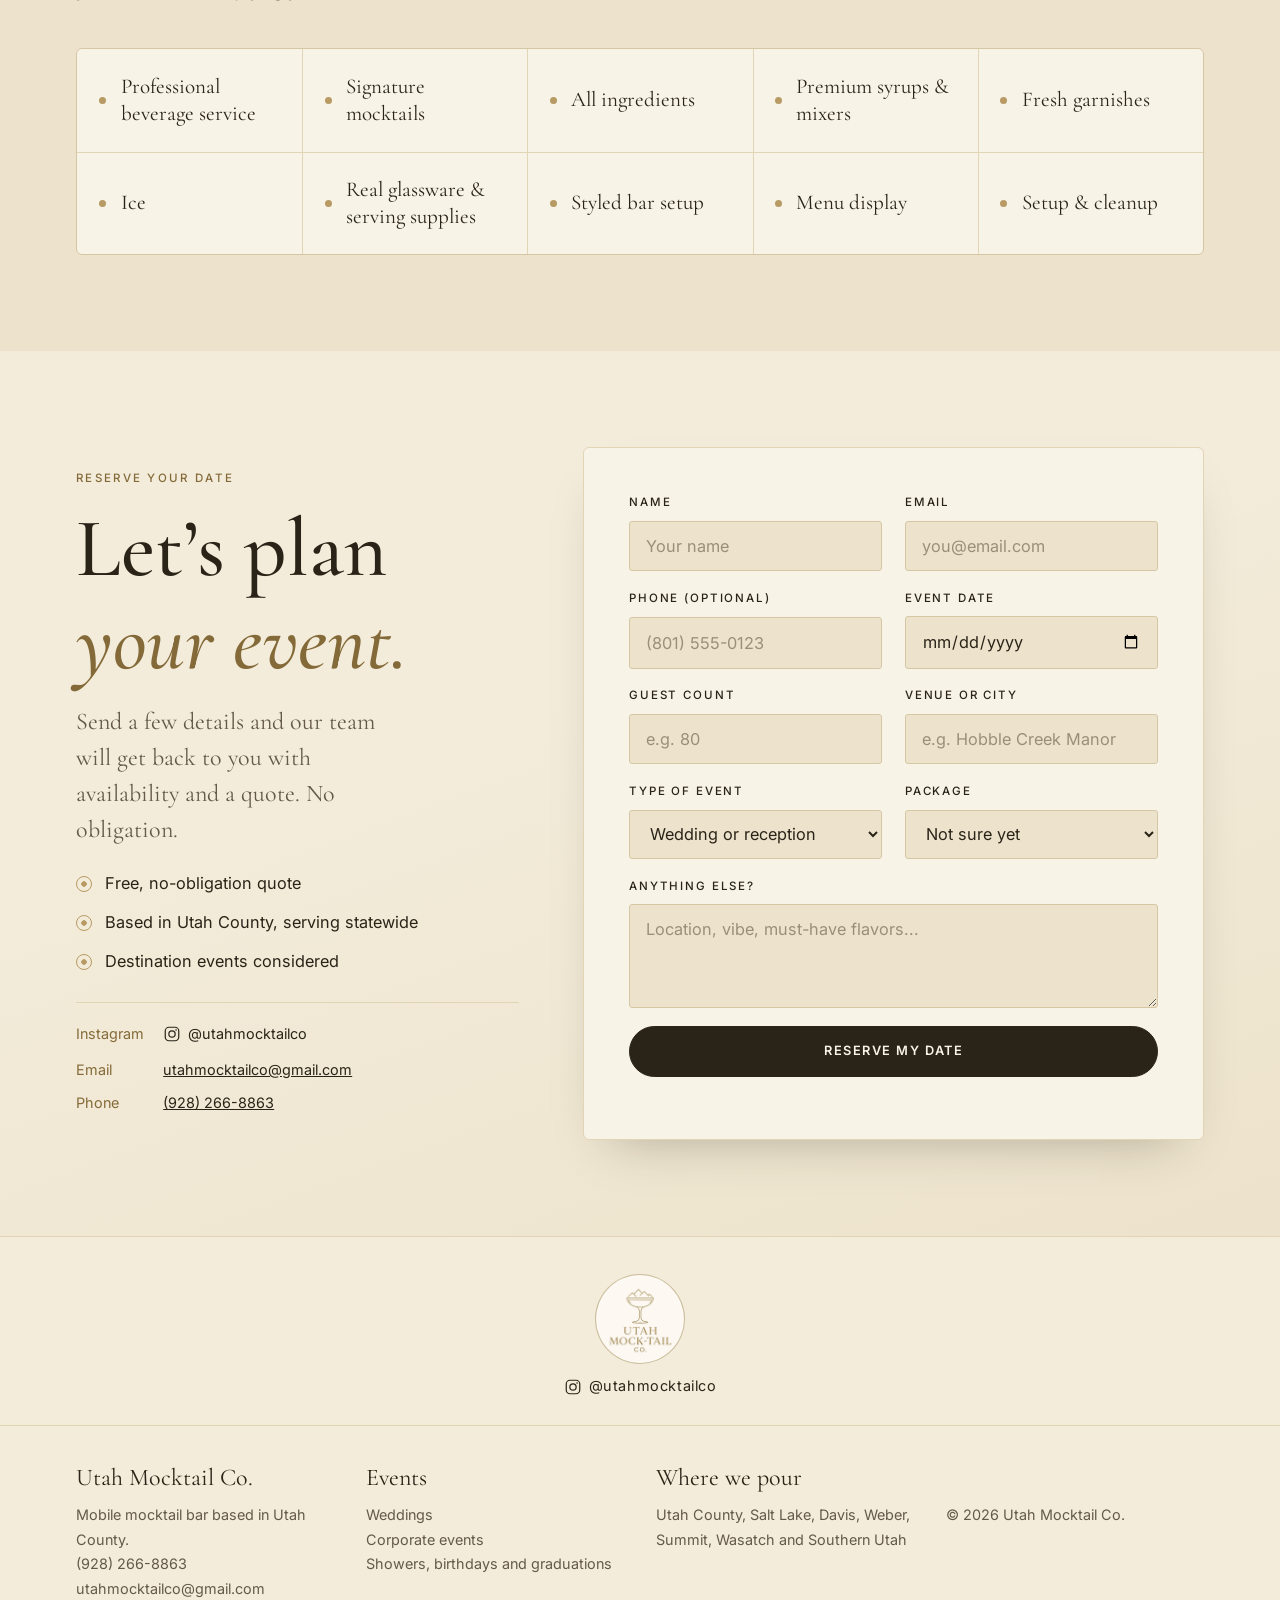
<file: packages.html>
<!doctype html>
<html lang="en">
<head>
<meta charset="utf-8">
<!-- Google Tag Manager -->
<script>(function(w,d,s,l,i){w[l]=w[l]||[];w[l].push({'gtm.start':
new Date().getTime(),event:'gtm.js'});var f=d.getElementsByTagName(s)[0],
j=d.createElement(s),dl=l!='dataLayer'?'&l='+l:'';j.async=true;j.src=
'https://www.googletagmanager.com/gtm.js?id='+i+dl;f.parentNode.insertBefore(j,f);
})(window,document,'script','dataLayer','GTM-T4KL3BN3');</script>
<!-- End Google Tag Manager -->
<!-- Google Analytics -->
<script async src="https://www.googletagmanager.com/gtag/js?id=G-688F3T92W2"></script>
<script>window.dataLayer = window.dataLayer || []; function gtag(){dataLayer.push(arguments);} gtag('js', new Date()); gtag('config', 'G-688F3T92W2');</script>
<meta name="viewport" content="width=device-width, initial-scale=1, viewport-fit=cover">
<title>Packages and Pricing | Utah Mocktail Co.</title>
<meta name="claude:viewport-fit-sides" content="cover">
<meta name="description" content="Mocktail bar packages from Utah Mocktail Co.: four options for 30 to 400 guests, from $750, with bartenders, real glassware, setup and cleanup included.">
<link rel="preconnect" href="https://fonts.googleapis.com">
<link rel="preconnect" href="https://fonts.gstatic.com" crossorigin>
<link rel="stylesheet" href="https://fonts.googleapis.com/css2?family=Cormorant+Garamond:ital,wght@0,400;0,500;0,600;1,400;1,500&family=Inter:wght@400;500;600&display=swap">
<link rel="canonical" href="https://utahmocktailco.com/packages">
<link rel="icon" type="image/png" href="favicon.png">
<link rel="stylesheet" href="styles.css">

<script>document.documentElement.classList.add('js');</script>
</head>
<body>
<noscript><iframe src="https://www.googletagmanager.com/ns.html?id=GTM-T4KL3BN3" height="0" width="0" style="display:none;visibility:hidden"></iframe></noscript>
<header class="top">
  <div class="wrap">
    <nav class="main left" aria-label="Main">
      <ul>
        <li><a href="/weddings">Weddings</a></li>
        <li><a href="/corporate">Corporate</a></li>
        <li><a href="/packages" aria-current="page">Packages</a></li>
        <li><a href="/gallery">Gallery</a></li>
      </ul>
    </nav>
    <a class="logo" href="/"><img src="images/logo-180.png" alt="" width="52" height="52"><span>Utah Mocktail <i>Co.</i></span></a>
    <nav class="main right" aria-label="More">
      <ul>
        <li><a href="/reviews">Reviews</a></li>
        <li><a href="/team">The Team</a></li>
        <li><a class="ig-link" href="https://www.instagram.com/utahmocktailco/" aria-label="Instagram @utahmocktailco"><svg class="ig" viewBox="0 0 24 24" width="18" height="18" aria-hidden="true" fill="none" stroke="currentColor" stroke-width="1.6"><rect x="3" y="3" width="18" height="18" rx="5"/><circle cx="12" cy="12" r="4.2"/><circle cx="17.4" cy="6.6" r="1.1" fill="currentColor" stroke="none"/></svg></a></li>
        <li><a class="book" href="#book">Reserve your date</a></li>
      </ul>
    </nav>
    <details class="menu-toggle">
      <summary>Menu</summary>
      <ul>
        <li><a href="/">Home</a></li>
        <li><a href="/weddings">Weddings</a></li>
        <li><a href="/corporate">Corporate</a></li>
        <li><a href="/packages" aria-current="page">Packages</a></li>
        <li><a href="/gallery">Gallery</a></li>
        <li><a href="/reviews">Reviews</a></li>
        <li><a href="/team">The Team</a></li>
        <li><a href="https://www.instagram.com/utahmocktailco/">Instagram @utahmocktailco</a></li>
        <li><a href="#book">Reserve your date</a></li>
      </ul>
    </details>
  </div>
</header>

<main id="top">
  <section class="statement page-top">
    <div class="wrap narrow center">
      <h1 class="page-title">Packages &amp; pricing</h1>
      <p>Four packages for 30 to 400 guests. Not sure which fits? We’ll help you choose on a quick FaceTime call.</p>
    </div>
  </section>

  <section class="packages" id="packages">
    <div class="wrap swipe-wrap">
      <div class="swipe-head">
        <p class="swipe-hint">Swipe to see all four packages</p>
        <div class="swipe-btns">
          <button type="button" data-dir="-1" aria-label="Previous packages"><span class="flip"><svg viewBox="0 0 24 24" width="20" height="20" aria-hidden="true" fill="none" stroke="currentColor" stroke-width="1.6"><path d="M5 12h14M13 6l6 6-6 6"/></svg></span></button>
          <button type="button" data-dir="1" aria-label="Next packages"><svg viewBox="0 0 24 24" width="20" height="20" aria-hidden="true" fill="none" stroke="currentColor" stroke-width="1.6"><path d="M5 12h14M13 6l6 6-6 6"/></svg></button>
        </div>
      </div>
      <div class="cards swipe-row">
        <article class="card">
          
          <h3>Sweet & Simple</h3>
          <p class="for">Intimate gatherings</p>
          <p class="price">from $750</p>
          <ul>
            <li><strong>Up to 75</strong> guests</li>
            <li>2 hours of service</li>
            <li>2 signature drinks</li>
            <li>1 bartender</li>
            <li>Styled bar setup</li>
          </ul>
          <a class="btn btn-light" href="#book">Reserve your date</a>
        </article>
        <article class="card popular">
          <span class="badge">Most popular</span>
          <h3>Signature Celebration</h3>
          <p class="for">Weddings and special events</p>
          <p class="price">from $995</p>
          <ul>
            <li><strong>Up to 125</strong> guests</li>
            <li>3 hours of service</li>
            <li>3 signature drinks</li>
            <li>2 bartenders</li>
            <li>Extra garnish and a custom menu sign</li>
          </ul>
          <a class="btn btn-light" href="#book">Reserve your date</a>
        </article>
        <article class="card">
          
          <h3>Luxe Dry Bar</h3>
          <p class="for">Bigger celebrations</p>
          <p class="price">from $1,295</p>
          <ul>
            <li><strong>Up to 200</strong> guests</li>
            <li>4 hours of service</li>
            <li>4 custom drinks</li>
            <li>2 to 3 bartenders</li>
            <li>Menu planning call before the event</li>
          </ul>
          <a class="btn btn-light" href="#book">Reserve your date</a>
        </article>
        <article class="card">
          
          <h3>Grand Event</h3>
          <p class="for">Large events</p>
          <p class="price">from $1,995</p>
          <ul>
            <li><strong>Up to 400</strong> guests</li>
            <li>4 hours of service</li>
            <li>2 fast-pour signature drinks</li>
            <li>3 or more bartenders</li>
            <li>Full bar setup built for quick lines</li>
          </ul>
          <a class="btn btn-light" href="#book">Reserve your date</a>
        </article>
      </div>
      <p class="fine">Extra guests are $5 each. Travel, custom menus, specialty ingredients and longer service can change the final price.</p>
      <div class="pkg-ask">
        <p>Questions about a package, or want something custom?</p>
        <a class="btn" href="#book">Send us a message</a>
      </div>
    </div>
  </section>

  <section class="included-sec">
    <div class="wrap">
      <div class="sec-head">
        <h2>Everything included</h2>
        <p>No hidden beverage costs. We bring everything needed for the experience, so you can focus on enjoying your event.</p>
      </div>
      <ul class="inc-grid"><li>Professional beverage service</li><li>Signature mocktails</li><li>All ingredients</li><li>Premium syrups &amp; mixers</li><li>Fresh garnishes</li><li>Ice</li><li>Real glassware &amp; serving supplies</li><li>Styled bar setup</li><li>Menu display</li><li>Setup &amp; cleanup</li></ul>
    </div>
  </section>

  <section class="contact" id="book">
    <div class="wrap">
      <div class="copy">
        <p class="eyebrow">Reserve your date</p>
        <h2>Let’s plan <em>your event.</em></h2>
        <p>Send a few details and our team will get back to you with availability and a quote. No obligation.</p>
        <ul class="checks">
          <li>Free, no-obligation quote</li>
          <li>Based in Utah County, serving statewide</li>
          <li>Destination events considered</li>
        </ul>
        <dl>
          <dt>Instagram</dt><dd><a class="ig-inline" href="https://www.instagram.com/utahmocktailco/"><svg class="ig" viewBox="0 0 24 24" width="18" height="18" aria-hidden="true" fill="none" stroke="currentColor" stroke-width="1.6"><rect x="3" y="3" width="18" height="18" rx="5"/><circle cx="12" cy="12" r="4.2"/><circle cx="17.4" cy="6.6" r="1.1" fill="currentColor" stroke="none"/></svg>@utahmocktailco</a></dd>
          <dt>Email</dt><dd><a href="mailto:utahmocktailco@gmail.com">utahmocktailco@gmail.com</a></dd>
          <dt>Phone</dt><dd><a href="tel:+19282668863">(928) 266-8863</a></dd>
        </dl>
      </div>
      <form id="inquiry" class="form-card" novalidate>
        <label>Name<input id="f-name" name="name" autocomplete="name" placeholder="Your name" required></label>
        <label>Email<input id="f-email" name="email" type="email" autocomplete="email" placeholder="you@email.com" required></label>
        <label>Phone (optional)<input id="f-phone" name="phone" type="tel" autocomplete="tel" inputmode="tel" placeholder="(801) 555-0123"></label>
        <label>Event date<input id="f-date" name="date" type="date"></label>
        <label>Guest count<input id="f-guests" name="guests" type="number" min="1" inputmode="numeric" placeholder="e.g. 80"></label>
        <label>Venue or city<input id="f-venue" name="venue" placeholder="e.g. Hobble Creek Manor"></label>
        <label>Type of event
          <select id="f-type" name="type"><option selected>Wedding or reception</option><option>Corporate or conference</option><option>Shower or birthday</option><option>Graduation or reunion</option><option>School or university event</option><option>Religious or community gathering</option><option>Something else</option></select>
        </label>
        <label>Package
          <select id="f-pkg" name="package"><option>Not sure yet</option><option>Sweet & Simple ($750)</option><option>Signature Celebration ($995)</option><option>Luxe Dry Bar ($1,295)</option><option>Grand Event ($1,995)</option></select>
        </label>
        <label class="full">Anything else?<textarea id="f-msg" name="message" placeholder="Location, vibe, must-have flavors..."></textarea></label>
        <label class="hp" aria-hidden="true">Company<input name="company" tabindex="-1" autocomplete="off"></label>
        <button class="btn full" type="submit">Reserve my date</button>
        <p class="form-note full" id="form-note" role="status"></p>
      </form>
    </div>
  </section>
</main>

<footer>
  <div class="foot-top">
    <img src="images/logo-180.png" alt="Utah Mocktail Co. logo" width="88" height="88" loading="lazy">
    <a class="ig-inline" href="https://www.instagram.com/utahmocktailco/"><svg class="ig" viewBox="0 0 24 24" width="18" height="18" aria-hidden="true" fill="none" stroke="currentColor" stroke-width="1.6"><rect x="3" y="3" width="18" height="18" rx="5"/><circle cx="12" cy="12" r="4.2"/><circle cx="17.4" cy="6.6" r="1.1" fill="currentColor" stroke="none"/></svg>@utahmocktailco</a>
  </div>
  <div class="wrap">
    <div><strong>Utah Mocktail Co.</strong>Mobile mocktail bar based in Utah County.<br><a href="tel:+19282668863">(928) 266-8863</a><br><a href="mailto:utahmocktailco@gmail.com">utahmocktailco@gmail.com</a></div>
    <div><strong>Events</strong><a href="/weddings">Weddings</a><br><a href="/corporate">Corporate events</a><br><a href="#book">Showers, birthdays and graduations</a></div>
    <div><strong>Where we pour</strong>Utah County, Salt Lake, Davis, Weber, Summit, Wasatch and Southern Utah</div>
    <div><strong>&nbsp;</strong>© 2026 Utah Mocktail Co.</div>
  </div>
</footer>

<a class="float-book" href="#book">Reserve your date</a>

<dialog id="thanks" class="thanks" aria-labelledby="thanks-title">
  <h2 id="thanks-title">Thanks!</h2>
  <p>We’ve received your request. A member of our team will reach out soon.</p>
  <form method="dialog"><button class="btn">Close</button></form>
</dialog>

<script>
// Date form: sends to the Google Sheet web app (FORM_URL), which also emails our team.
document.getElementById('inquiry').addEventListener('submit', function (e) {
  e.preventDefault();
  var f = this, note = document.getElementById('form-note'), btn = f.querySelector('button[type=submit]');
  var url = 'https://script.google.com/macros/s/AKfycbwHHXpcNrJrIC-XcgOLXBQ7OhWbu58uSoJqrqlbmUCXUFE70B-InwVYyIa-P2md5CR05A/exec';
  if (!f.elements['name'].value.trim() || !/^\S+@\S+\.\S+$/.test(f.elements['email'].value.trim())) {
    note.textContent = 'Please add your name and a valid email so we can reach you.';
    return;
  }
  var data = new URLSearchParams(new FormData(f));
  data.append('page', location.pathname);
  btn.disabled = true;
  note.textContent = 'Sending...';
  fetch(url, { method: 'POST', mode: 'no-cors', body: data })
    .then(function () { f.reset(); note.textContent = ''; if (window.gtag) gtag('event', 'generate_lead', { form: 'date_request' }); var d = document.getElementById('thanks'); if (d.showModal) d.showModal(); else note.textContent = d.querySelector('p').textContent; })
    .catch(function () { note.textContent = 'That didn’t go through. Please email utahmocktailco@gmail.com or call (928) 266-8863.'; })
    .then(function () { btn.disabled = false; });
});

// Scroll effects: the header turns solid past the video and photos ease in once.
// Both are off with "reduce motion".
(function () {
  var still = window.matchMedia('(prefers-reduced-motion: reduce)').matches;
  var header = document.querySelector('header.top');
  if (still) { document.documentElement.classList.add('no-motion'); document.documentElement.classList.remove('js'); }
  function onScroll() { header.classList.toggle('scrolled', window.scrollY > 40); }
  // Floating "Reserve your date" button: shows after the first screen, hides while the form is on screen.
  var fb = document.querySelector('.float-book');
  var form = document.getElementById('book');
  var formOn = false;
  function showFloat() { if (fb) fb.classList.toggle('show', window.scrollY > window.innerHeight * 0.6 && !formOn); }
  if (fb && form && 'IntersectionObserver' in window) {
    new IntersectionObserver(function (en) { formOn = en[0].isIntersecting; showFloat(); }).observe(form);
  }
  window.addEventListener('scroll', showFloat, { passive: true });
  // Package cards: swipe on phones, arrow buttons on computers.
  document.querySelectorAll('.swipe-wrap').forEach(function (w) {
    var row = w.querySelector('.swipe-row');
    w.querySelectorAll('[data-dir]').forEach(function (b) {
      b.addEventListener('click', function () { row.scrollBy({ left: b.dataset.dir * row.clientWidth * 0.8, behavior: still ? 'auto' : 'smooth' }); });
    });
  });
  window.addEventListener('scroll', onScroll, { passive: true });
  window.addEventListener('resize', onScroll);
  onScroll();
  if (!still && 'IntersectionObserver' in window) {
    var io = new IntersectionObserver(function (entries) {
      entries.forEach(function (e) { if (e.isIntersecting) { e.target.classList.add('in'); io.unobserve(e.target); } });
    }, { rootMargin: '0px 0px -10% 0px' });
    document.querySelectorAll('.reveal').forEach(function (el) { io.observe(el); });
  } else {
    document.querySelectorAll('.reveal').forEach(function (el) { el.classList.add('in'); });
  }
})();
</script>
</body>
</html>
</file>
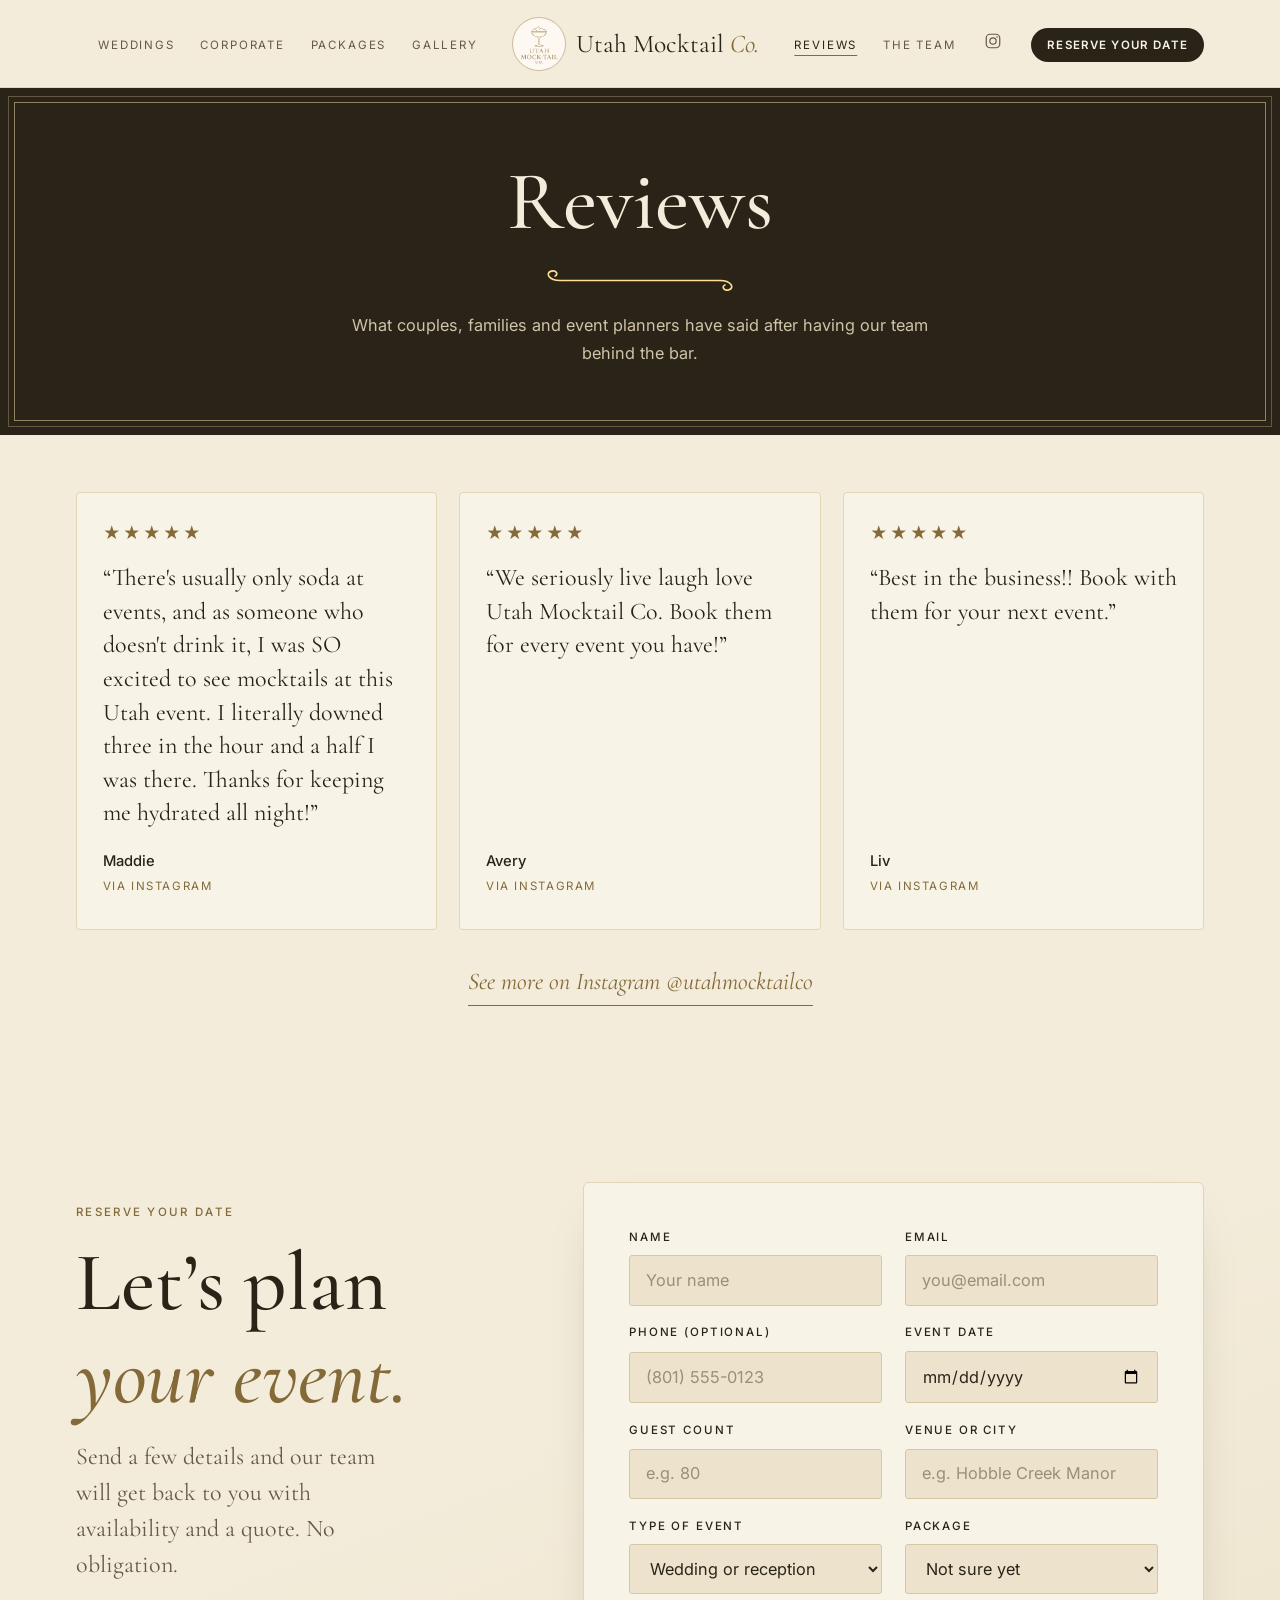
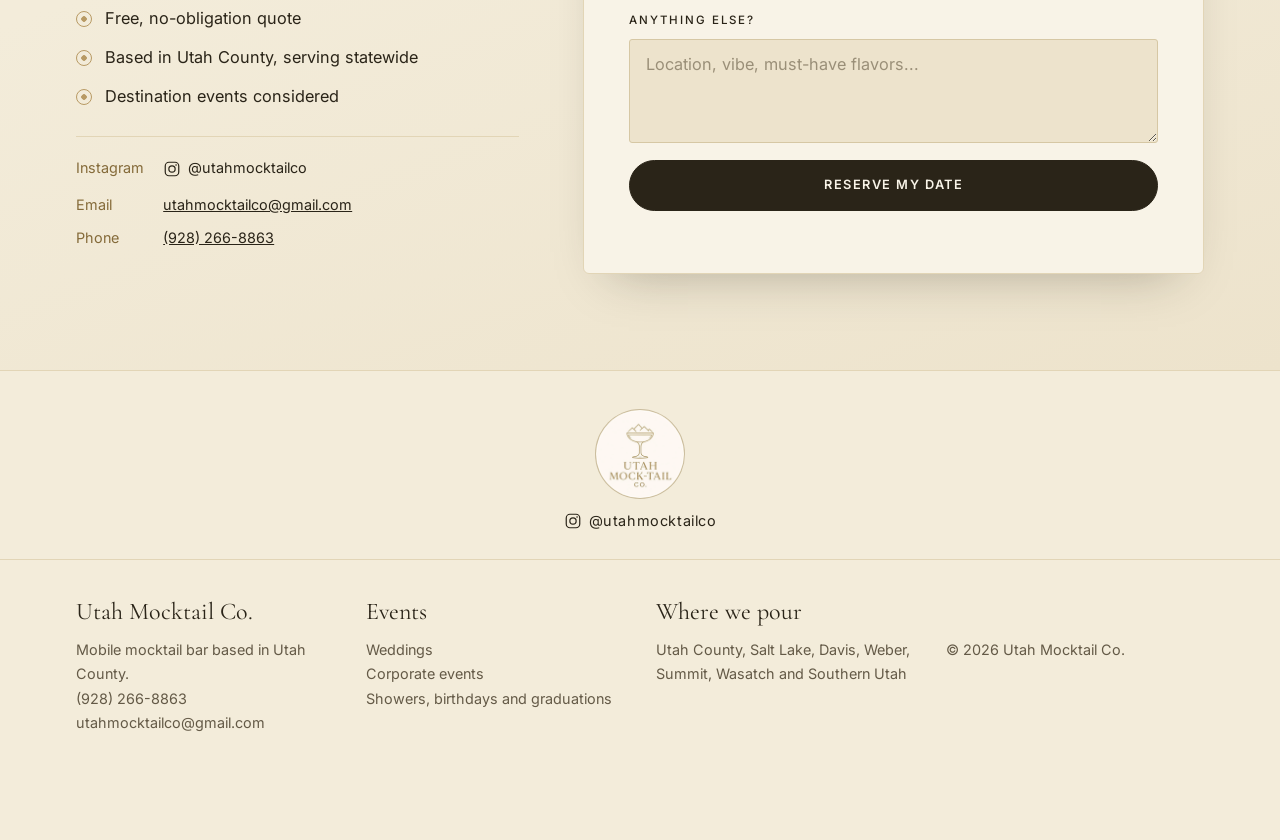
<file: reviews.html>
<!doctype html>
<html lang="en">
<head>
<meta charset="utf-8">
<!-- Google Tag Manager -->
<script>(function(w,d,s,l,i){w[l]=w[l]||[];w[l].push({'gtm.start':
new Date().getTime(),event:'gtm.js'});var f=d.getElementsByTagName(s)[0],
j=d.createElement(s),dl=l!='dataLayer'?'&l='+l:'';j.async=true;j.src=
'https://www.googletagmanager.com/gtm.js?id='+i+dl;f.parentNode.insertBefore(j,f);
})(window,document,'script','dataLayer','GTM-T4KL3BN3');</script>
<!-- End Google Tag Manager -->
<!-- Google Analytics -->
<script async src="https://www.googletagmanager.com/gtag/js?id=G-688F3T92W2"></script>
<script>window.dataLayer = window.dataLayer || []; function gtag(){dataLayer.push(arguments);} gtag('js', new Date()); gtag('config', 'G-688F3T92W2');</script>
<meta name="viewport" content="width=device-width, initial-scale=1, viewport-fit=cover">
<title>Reviews | Utah Mocktail Co.</title>
<meta name="claude:viewport-fit-sides" content="cover">
<meta name="description" content="What couples, families and companies say about Utah Mocktail Co., a mobile mocktail bar in Utah.">
<link rel="preconnect" href="https://fonts.googleapis.com">
<link rel="preconnect" href="https://fonts.gstatic.com" crossorigin>
<link rel="stylesheet" href="https://fonts.googleapis.com/css2?family=Cormorant+Garamond:ital,wght@0,400;0,500;0,600;1,400;1,500&family=Inter:wght@400;500;600&display=swap">
<link rel="canonical" href="https://utahmocktailco.com/reviews">
<link rel="icon" type="image/png" href="favicon.png">
<link rel="stylesheet" href="styles.css">

<script>document.documentElement.classList.add('js');</script>
</head>
<body>
<noscript><iframe src="https://www.googletagmanager.com/ns.html?id=GTM-T4KL3BN3" height="0" width="0" style="display:none;visibility:hidden"></iframe></noscript>
<header class="top">
  <div class="wrap">
    <nav class="main left" aria-label="Main">
      <ul>
        <li><a href="/weddings">Weddings</a></li>
        <li><a href="/corporate">Corporate</a></li>
        <li><a href="/packages">Packages</a></li>
        <li><a href="/gallery">Gallery</a></li>
      </ul>
    </nav>
    <a class="logo" href="/"><img src="images/logo-180.png" alt="" width="52" height="52"><span>Utah Mocktail <i>Co.</i></span></a>
    <nav class="main right" aria-label="More">
      <ul>
        <li><a href="/reviews" aria-current="page">Reviews</a></li>
        <li><a href="/team">The Team</a></li>
        <li><a class="ig-link" href="https://www.instagram.com/utahmocktailco/" aria-label="Instagram @utahmocktailco"><svg class="ig" viewBox="0 0 24 24" width="18" height="18" aria-hidden="true" fill="none" stroke="currentColor" stroke-width="1.6"><rect x="3" y="3" width="18" height="18" rx="5"/><circle cx="12" cy="12" r="4.2"/><circle cx="17.4" cy="6.6" r="1.1" fill="currentColor" stroke="none"/></svg></a></li>
        <li><a class="book" href="#book">Reserve your date</a></li>
      </ul>
    </nav>
    <details class="menu-toggle">
      <summary>Menu</summary>
      <ul>
        <li><a href="/">Home</a></li>
        <li><a href="/weddings">Weddings</a></li>
        <li><a href="/corporate">Corporate</a></li>
        <li><a href="/packages">Packages</a></li>
        <li><a href="/gallery">Gallery</a></li>
        <li><a href="/reviews" aria-current="page">Reviews</a></li>
        <li><a href="/team">The Team</a></li>
        <li><a href="https://www.instagram.com/utahmocktailco/">Instagram @utahmocktailco</a></li>
        <li><a href="#book">Reserve your date</a></li>
      </ul>
    </details>
  </div>
</header>

<main id="top">
  <section class="statement page-top">
    <div class="wrap narrow center">
      <h1 class="page-title">Reviews</h1>
      <p>What couples, families and event planners have said after having our team behind the bar.</p>
    </div>
  </section>

  <section class="reviews">
    <div class="wrap">
      <figure class="review"><span class="stars" role="img" aria-label="5 stars">★★★★★</span><blockquote>“There's usually only soda at events, and as someone who doesn't drink it, I was SO excited to see mocktails at this Utah event. I literally downed three in the hour and a half I was there. Thanks for keeping me hydrated all night!”</blockquote><figcaption><strong>Maddie</strong><span class="src">Via Instagram</span></figcaption></figure>
      <figure class="review"><span class="stars" role="img" aria-label="5 stars">★★★★★</span><blockquote>“We seriously live laugh love Utah Mocktail Co. Book them for every event you have!”</blockquote><figcaption><strong>Avery</strong><span class="src">Via Instagram</span></figcaption></figure>
      <figure class="review"><span class="stars" role="img" aria-label="5 stars">★★★★★</span><blockquote>“Best in the business!! Book with them for your next event.”</blockquote><figcaption><strong>Liv</strong><span class="src">Via Instagram</span></figcaption></figure>
    </div>
    <p class="link-row center"><a href="https://www.instagram.com/utahmocktailco/">See more on Instagram @utahmocktailco</a></p>
  </section>

  <section class="contact" id="book">
    <div class="wrap">
      <div class="copy">
        <p class="eyebrow">Reserve your date</p>
        <h2>Let’s plan <em>your event.</em></h2>
        <p>Send a few details and our team will get back to you with availability and a quote. No obligation.</p>
        <ul class="checks">
          <li>Free, no-obligation quote</li>
          <li>Based in Utah County, serving statewide</li>
          <li>Destination events considered</li>
        </ul>
        <dl>
          <dt>Instagram</dt><dd><a class="ig-inline" href="https://www.instagram.com/utahmocktailco/"><svg class="ig" viewBox="0 0 24 24" width="18" height="18" aria-hidden="true" fill="none" stroke="currentColor" stroke-width="1.6"><rect x="3" y="3" width="18" height="18" rx="5"/><circle cx="12" cy="12" r="4.2"/><circle cx="17.4" cy="6.6" r="1.1" fill="currentColor" stroke="none"/></svg>@utahmocktailco</a></dd>
          <dt>Email</dt><dd><a href="mailto:utahmocktailco@gmail.com">utahmocktailco@gmail.com</a></dd>
          <dt>Phone</dt><dd><a href="tel:+19282668863">(928) 266-8863</a></dd>
        </dl>
      </div>
      <form id="inquiry" class="form-card" novalidate>
        <label>Name<input id="f-name" name="name" autocomplete="name" placeholder="Your name" required></label>
        <label>Email<input id="f-email" name="email" type="email" autocomplete="email" placeholder="you@email.com" required></label>
        <label>Phone (optional)<input id="f-phone" name="phone" type="tel" autocomplete="tel" inputmode="tel" placeholder="(801) 555-0123"></label>
        <label>Event date<input id="f-date" name="date" type="date"></label>
        <label>Guest count<input id="f-guests" name="guests" type="number" min="1" inputmode="numeric" placeholder="e.g. 80"></label>
        <label>Venue or city<input id="f-venue" name="venue" placeholder="e.g. Hobble Creek Manor"></label>
        <label>Type of event
          <select id="f-type" name="type"><option selected>Wedding or reception</option><option>Corporate or conference</option><option>Shower or birthday</option><option>Graduation or reunion</option><option>School or university event</option><option>Religious or community gathering</option><option>Something else</option></select>
        </label>
        <label>Package
          <select id="f-pkg" name="package"><option>Not sure yet</option><option>Sweet & Simple ($750)</option><option>Signature Celebration ($995)</option><option>Luxe Dry Bar ($1,295)</option><option>Grand Event ($1,995)</option></select>
        </label>
        <label class="full">Anything else?<textarea id="f-msg" name="message" placeholder="Location, vibe, must-have flavors..."></textarea></label>
        <label class="hp" aria-hidden="true">Company<input name="company" tabindex="-1" autocomplete="off"></label>
        <button class="btn full" type="submit">Reserve my date</button>
        <p class="form-note full" id="form-note" role="status"></p>
      </form>
    </div>
  </section>
</main>

<footer>
  <div class="foot-top">
    <img src="images/logo-180.png" alt="Utah Mocktail Co. logo" width="88" height="88" loading="lazy">
    <a class="ig-inline" href="https://www.instagram.com/utahmocktailco/"><svg class="ig" viewBox="0 0 24 24" width="18" height="18" aria-hidden="true" fill="none" stroke="currentColor" stroke-width="1.6"><rect x="3" y="3" width="18" height="18" rx="5"/><circle cx="12" cy="12" r="4.2"/><circle cx="17.4" cy="6.6" r="1.1" fill="currentColor" stroke="none"/></svg>@utahmocktailco</a>
  </div>
  <div class="wrap">
    <div><strong>Utah Mocktail Co.</strong>Mobile mocktail bar based in Utah County.<br><a href="tel:+19282668863">(928) 266-8863</a><br><a href="mailto:utahmocktailco@gmail.com">utahmocktailco@gmail.com</a></div>
    <div><strong>Events</strong><a href="/weddings">Weddings</a><br><a href="/corporate">Corporate events</a><br><a href="#book">Showers, birthdays and graduations</a></div>
    <div><strong>Where we pour</strong>Utah County, Salt Lake, Davis, Weber, Summit, Wasatch and Southern Utah</div>
    <div><strong>&nbsp;</strong>© 2026 Utah Mocktail Co.</div>
  </div>
</footer>

<a class="float-book" href="#book">Reserve your date</a>

<dialog id="thanks" class="thanks" aria-labelledby="thanks-title">
  <h2 id="thanks-title">Thanks!</h2>
  <p>We’ve received your request. A member of our team will reach out soon.</p>
  <form method="dialog"><button class="btn">Close</button></form>
</dialog>

<script>
// Date form: sends to the Google Sheet web app (FORM_URL), which also emails our team.
document.getElementById('inquiry').addEventListener('submit', function (e) {
  e.preventDefault();
  var f = this, note = document.getElementById('form-note'), btn = f.querySelector('button[type=submit]');
  var url = 'https://script.google.com/macros/s/AKfycbwHHXpcNrJrIC-XcgOLXBQ7OhWbu58uSoJqrqlbmUCXUFE70B-InwVYyIa-P2md5CR05A/exec';
  if (!f.elements['name'].value.trim() || !/^\S+@\S+\.\S+$/.test(f.elements['email'].value.trim())) {
    note.textContent = 'Please add your name and a valid email so we can reach you.';
    return;
  }
  var data = new URLSearchParams(new FormData(f));
  data.append('page', location.pathname);
  btn.disabled = true;
  note.textContent = 'Sending...';
  fetch(url, { method: 'POST', mode: 'no-cors', body: data })
    .then(function () { f.reset(); note.textContent = ''; if (window.gtag) gtag('event', 'generate_lead', { form: 'date_request' }); var d = document.getElementById('thanks'); if (d.showModal) d.showModal(); else note.textContent = d.querySelector('p').textContent; })
    .catch(function () { note.textContent = 'That didn’t go through. Please email utahmocktailco@gmail.com or call (928) 266-8863.'; })
    .then(function () { btn.disabled = false; });
});

// Scroll effects: the header turns solid past the video and photos ease in once.
// Both are off with "reduce motion".
(function () {
  var still = window.matchMedia('(prefers-reduced-motion: reduce)').matches;
  var header = document.querySelector('header.top');
  if (still) { document.documentElement.classList.add('no-motion'); document.documentElement.classList.remove('js'); }
  function onScroll() { header.classList.toggle('scrolled', window.scrollY > 40); }
  // Floating "Reserve your date" button: shows after the first screen, hides while the form is on screen.
  var fb = document.querySelector('.float-book');
  var form = document.getElementById('book');
  var formOn = false;
  function showFloat() { if (fb) fb.classList.toggle('show', window.scrollY > window.innerHeight * 0.6 && !formOn); }
  if (fb && form && 'IntersectionObserver' in window) {
    new IntersectionObserver(function (en) { formOn = en[0].isIntersecting; showFloat(); }).observe(form);
  }
  window.addEventListener('scroll', showFloat, { passive: true });
  // Package cards: swipe on phones, arrow buttons on computers.
  document.querySelectorAll('.swipe-wrap').forEach(function (w) {
    var row = w.querySelector('.swipe-row');
    w.querySelectorAll('[data-dir]').forEach(function (b) {
      b.addEventListener('click', function () { row.scrollBy({ left: b.dataset.dir * row.clientWidth * 0.8, behavior: still ? 'auto' : 'smooth' }); });
    });
  });
  window.addEventListener('scroll', onScroll, { passive: true });
  window.addEventListener('resize', onScroll);
  onScroll();
  if (!still && 'IntersectionObserver' in window) {
    var io = new IntersectionObserver(function (entries) {
      entries.forEach(function (e) { if (e.isIntersecting) { e.target.classList.add('in'); io.unobserve(e.target); } });
    }, { rootMargin: '0px 0px -10% 0px' });
    document.querySelectorAll('.reveal').forEach(function (el) { io.observe(el); });
  } else {
    document.querySelectorAll('.reveal').forEach(function (el) { el.classList.add('in'); });
  }
})();
</script>
</body>
</html>
</file>
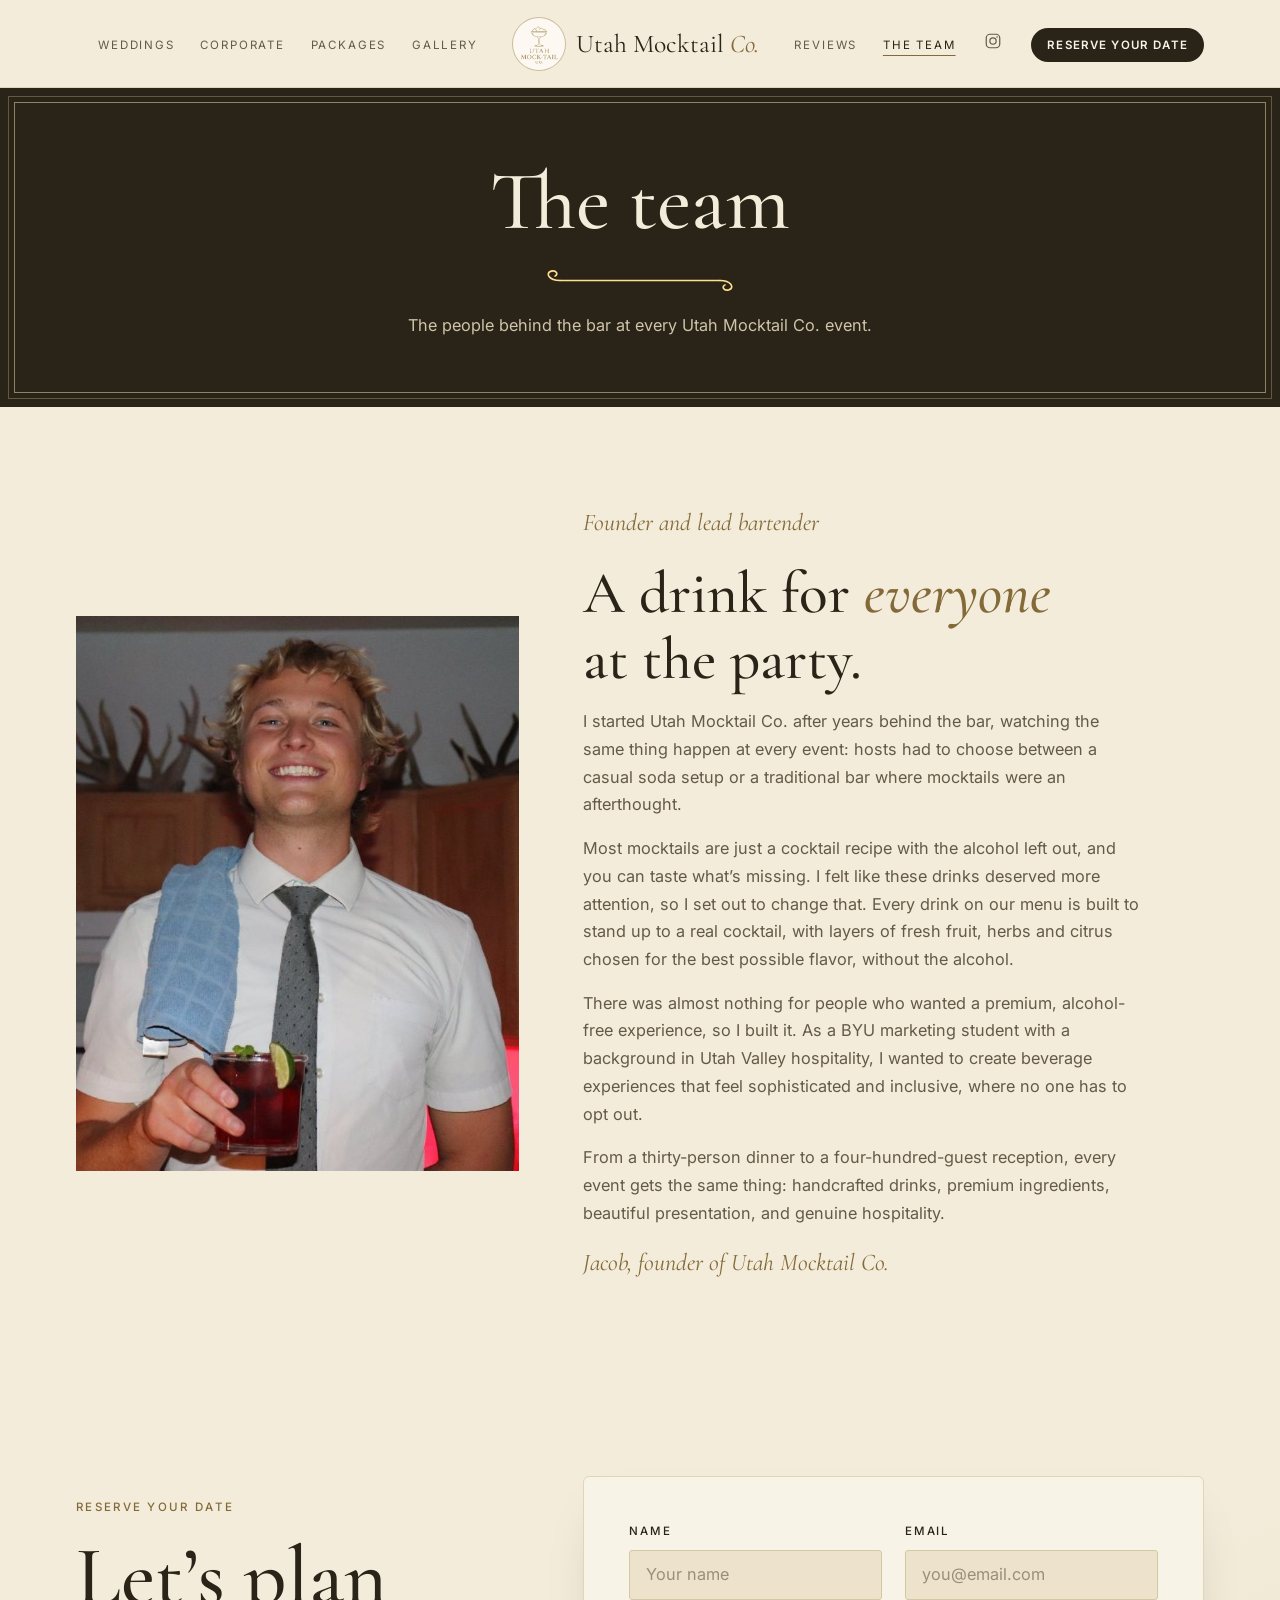
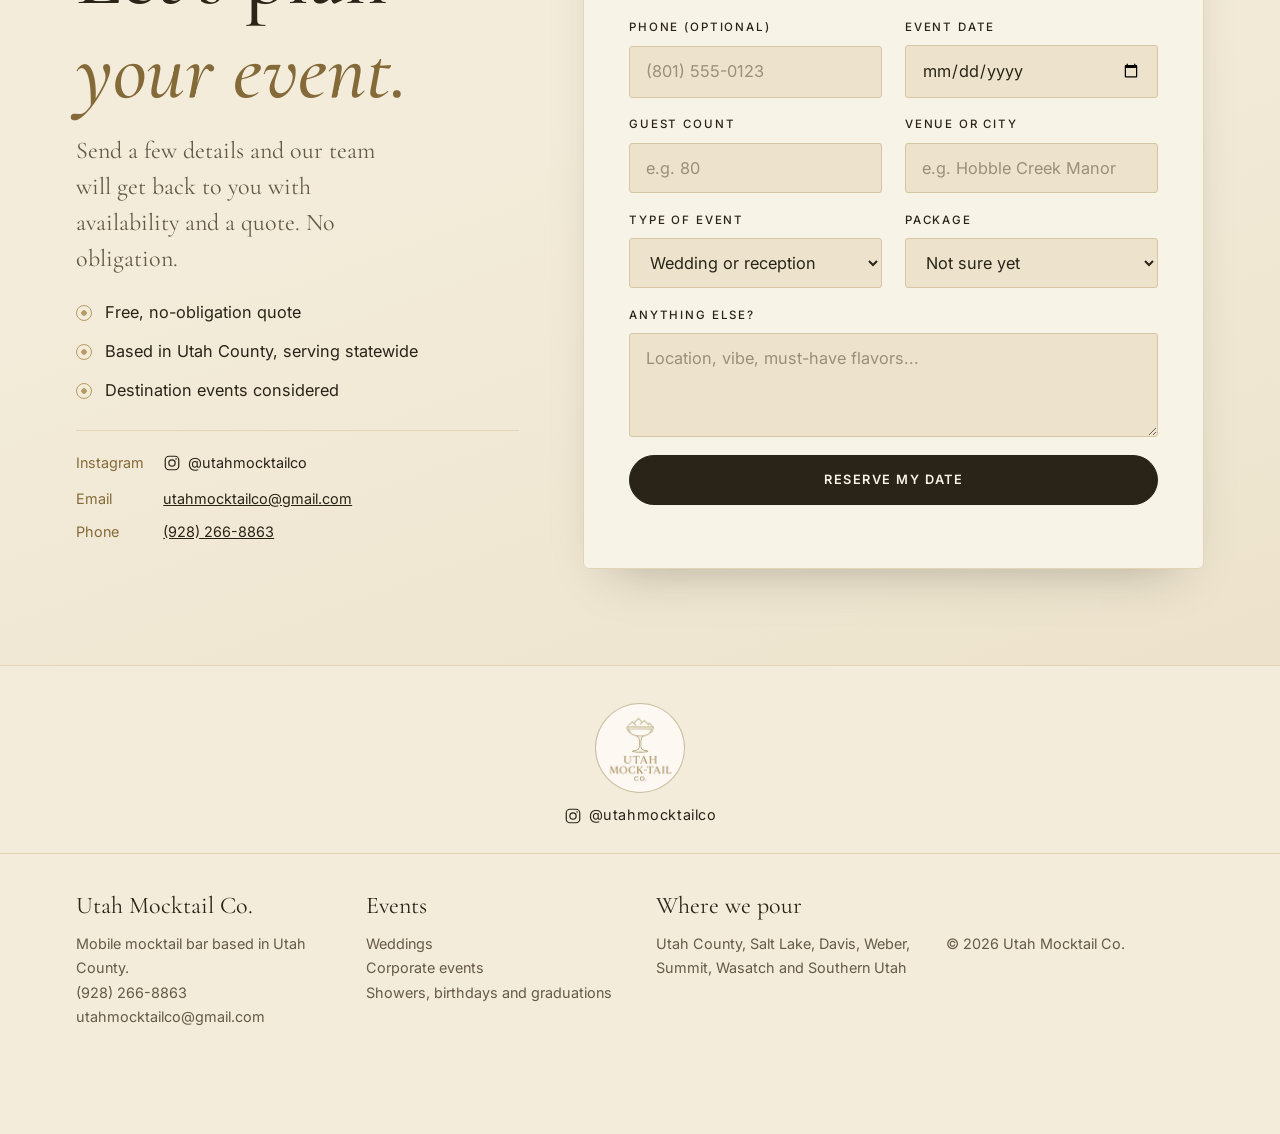
<file: team.html>
<!doctype html>
<html lang="en">
<head>
<meta charset="utf-8">
<!-- Google Tag Manager -->
<script>(function(w,d,s,l,i){w[l]=w[l]||[];w[l].push({'gtm.start':
new Date().getTime(),event:'gtm.js'});var f=d.getElementsByTagName(s)[0],
j=d.createElement(s),dl=l!='dataLayer'?'&l='+l:'';j.async=true;j.src=
'https://www.googletagmanager.com/gtm.js?id='+i+dl;f.parentNode.insertBefore(j,f);
})(window,document,'script','dataLayer','GTM-T4KL3BN3');</script>
<!-- End Google Tag Manager -->
<!-- Google Analytics -->
<script async src="https://www.googletagmanager.com/gtag/js?id=G-688F3T92W2"></script>
<script>window.dataLayer = window.dataLayer || []; function gtag(){dataLayer.push(arguments);} gtag('js', new Date()); gtag('config', 'G-688F3T92W2');</script>
<meta name="viewport" content="width=device-width, initial-scale=1, viewport-fit=cover">
<title>The Team | Utah Mocktail Co.</title>
<meta name="claude:viewport-fit-sides" content="cover">
<meta name="description" content="The bartenders behind Utah Mocktail Co., a Utah County mocktail bar for weddings and corporate events, led by founder Jacob.">
<link rel="preconnect" href="https://fonts.googleapis.com">
<link rel="preconnect" href="https://fonts.gstatic.com" crossorigin>
<link rel="stylesheet" href="https://fonts.googleapis.com/css2?family=Cormorant+Garamond:ital,wght@0,400;0,500;0,600;1,400;1,500&family=Inter:wght@400;500;600&display=swap">
<link rel="canonical" href="https://utahmocktailco.com/team">
<link rel="icon" type="image/png" href="favicon.png">
<link rel="stylesheet" href="styles.css">

<script>document.documentElement.classList.add('js');</script>
</head>
<body>
<noscript><iframe src="https://www.googletagmanager.com/ns.html?id=GTM-T4KL3BN3" height="0" width="0" style="display:none;visibility:hidden"></iframe></noscript>
<header class="top">
  <div class="wrap">
    <nav class="main left" aria-label="Main">
      <ul>
        <li><a href="/weddings">Weddings</a></li>
        <li><a href="/corporate">Corporate</a></li>
        <li><a href="/packages">Packages</a></li>
        <li><a href="/gallery">Gallery</a></li>
      </ul>
    </nav>
    <a class="logo" href="/"><img src="images/logo-180.png" alt="" width="52" height="52"><span>Utah Mocktail <i>Co.</i></span></a>
    <nav class="main right" aria-label="More">
      <ul>
        <li><a href="/reviews">Reviews</a></li>
        <li><a href="/team" aria-current="page">The Team</a></li>
        <li><a class="ig-link" href="https://www.instagram.com/utahmocktailco/" aria-label="Instagram @utahmocktailco"><svg class="ig" viewBox="0 0 24 24" width="18" height="18" aria-hidden="true" fill="none" stroke="currentColor" stroke-width="1.6"><rect x="3" y="3" width="18" height="18" rx="5"/><circle cx="12" cy="12" r="4.2"/><circle cx="17.4" cy="6.6" r="1.1" fill="currentColor" stroke="none"/></svg></a></li>
        <li><a class="book" href="#book">Reserve your date</a></li>
      </ul>
    </nav>
    <details class="menu-toggle">
      <summary>Menu</summary>
      <ul>
        <li><a href="/">Home</a></li>
        <li><a href="/weddings">Weddings</a></li>
        <li><a href="/corporate">Corporate</a></li>
        <li><a href="/packages">Packages</a></li>
        <li><a href="/gallery">Gallery</a></li>
        <li><a href="/reviews">Reviews</a></li>
        <li><a href="/team" aria-current="page">The Team</a></li>
        <li><a href="https://www.instagram.com/utahmocktailco/">Instagram @utahmocktailco</a></li>
        <li><a href="#book">Reserve your date</a></li>
      </ul>
    </details>
  </div>
</header>

<main id="top">
  <section class="statement page-top">
    <div class="wrap narrow center">
      <h1 class="page-title">The team</h1>
      <p>The people behind the bar at every Utah Mocktail Co. event.</p>
    </div>
  </section>

  <section class="bio" id="story">
    <div class="wrap">
      <div class="portrait"><img src="images/jacob.jpg" alt="Jacob, founder of Utah Mocktail Co., holding a mocktail" width="640" height="800"></div>
      <div class="copy">
        <p class="role">Founder and lead bartender</p>
        <h2>A drink for <em>everyone</em> at the party.</h2>
        <p>I started Utah Mocktail Co. after years behind the bar, watching the same thing happen at every event: hosts had to choose between a casual soda setup or a traditional bar where mocktails were an afterthought.</p>
        <p>Most mocktails are just a cocktail recipe with the alcohol left out, and you can taste what’s missing. I felt like these drinks deserved more attention, so I set out to change that. Every drink on our menu is built to stand up to a real cocktail, with layers of fresh fruit, herbs and citrus chosen for the best possible flavor, without the alcohol.</p>
        <p>There was almost nothing for people who wanted a premium, alcohol-free experience, so I built it. As a BYU marketing student with a background in Utah Valley hospitality, I wanted to create beverage experiences that feel sophisticated and inclusive, where no one has to opt out.</p>
        <p>From a thirty-person dinner to a four-hundred-guest reception, every event gets the same thing: handcrafted drinks, premium ingredients, beautiful presentation, and genuine hospitality.</p>
        <p class="sign">Jacob, founder of Utah Mocktail Co.</p>
      </div>
    </div>
  </section>

  <section class="contact" id="book">
    <div class="wrap">
      <div class="copy">
        <p class="eyebrow">Reserve your date</p>
        <h2>Let’s plan <em>your event.</em></h2>
        <p>Send a few details and our team will get back to you with availability and a quote. No obligation.</p>
        <ul class="checks">
          <li>Free, no-obligation quote</li>
          <li>Based in Utah County, serving statewide</li>
          <li>Destination events considered</li>
        </ul>
        <dl>
          <dt>Instagram</dt><dd><a class="ig-inline" href="https://www.instagram.com/utahmocktailco/"><svg class="ig" viewBox="0 0 24 24" width="18" height="18" aria-hidden="true" fill="none" stroke="currentColor" stroke-width="1.6"><rect x="3" y="3" width="18" height="18" rx="5"/><circle cx="12" cy="12" r="4.2"/><circle cx="17.4" cy="6.6" r="1.1" fill="currentColor" stroke="none"/></svg>@utahmocktailco</a></dd>
          <dt>Email</dt><dd><a href="mailto:utahmocktailco@gmail.com">utahmocktailco@gmail.com</a></dd>
          <dt>Phone</dt><dd><a href="tel:+19282668863">(928) 266-8863</a></dd>
        </dl>
      </div>
      <form id="inquiry" class="form-card" novalidate>
        <label>Name<input id="f-name" name="name" autocomplete="name" placeholder="Your name" required></label>
        <label>Email<input id="f-email" name="email" type="email" autocomplete="email" placeholder="you@email.com" required></label>
        <label>Phone (optional)<input id="f-phone" name="phone" type="tel" autocomplete="tel" inputmode="tel" placeholder="(801) 555-0123"></label>
        <label>Event date<input id="f-date" name="date" type="date"></label>
        <label>Guest count<input id="f-guests" name="guests" type="number" min="1" inputmode="numeric" placeholder="e.g. 80"></label>
        <label>Venue or city<input id="f-venue" name="venue" placeholder="e.g. Hobble Creek Manor"></label>
        <label>Type of event
          <select id="f-type" name="type"><option selected>Wedding or reception</option><option>Corporate or conference</option><option>Shower or birthday</option><option>Graduation or reunion</option><option>School or university event</option><option>Religious or community gathering</option><option>Something else</option></select>
        </label>
        <label>Package
          <select id="f-pkg" name="package"><option>Not sure yet</option><option>Sweet & Simple ($750)</option><option>Signature Celebration ($995)</option><option>Luxe Dry Bar ($1,295)</option><option>Grand Event ($1,995)</option></select>
        </label>
        <label class="full">Anything else?<textarea id="f-msg" name="message" placeholder="Location, vibe, must-have flavors..."></textarea></label>
        <label class="hp" aria-hidden="true">Company<input name="company" tabindex="-1" autocomplete="off"></label>
        <button class="btn full" type="submit">Reserve my date</button>
        <p class="form-note full" id="form-note" role="status"></p>
      </form>
    </div>
  </section>
</main>

<footer>
  <div class="foot-top">
    <img src="images/logo-180.png" alt="Utah Mocktail Co. logo" width="88" height="88" loading="lazy">
    <a class="ig-inline" href="https://www.instagram.com/utahmocktailco/"><svg class="ig" viewBox="0 0 24 24" width="18" height="18" aria-hidden="true" fill="none" stroke="currentColor" stroke-width="1.6"><rect x="3" y="3" width="18" height="18" rx="5"/><circle cx="12" cy="12" r="4.2"/><circle cx="17.4" cy="6.6" r="1.1" fill="currentColor" stroke="none"/></svg>@utahmocktailco</a>
  </div>
  <div class="wrap">
    <div><strong>Utah Mocktail Co.</strong>Mobile mocktail bar based in Utah County.<br><a href="tel:+19282668863">(928) 266-8863</a><br><a href="mailto:utahmocktailco@gmail.com">utahmocktailco@gmail.com</a></div>
    <div><strong>Events</strong><a href="/weddings">Weddings</a><br><a href="/corporate">Corporate events</a><br><a href="#book">Showers, birthdays and graduations</a></div>
    <div><strong>Where we pour</strong>Utah County, Salt Lake, Davis, Weber, Summit, Wasatch and Southern Utah</div>
    <div><strong>&nbsp;</strong>© 2026 Utah Mocktail Co.</div>
  </div>
</footer>

<a class="float-book" href="#book">Reserve your date</a>

<dialog id="thanks" class="thanks" aria-labelledby="thanks-title">
  <h2 id="thanks-title">Thanks!</h2>
  <p>We’ve received your request. A member of our team will reach out soon.</p>
  <form method="dialog"><button class="btn">Close</button></form>
</dialog>

<script>
// Date form: sends to the Google Sheet web app (FORM_URL), which also emails our team.
document.getElementById('inquiry').addEventListener('submit', function (e) {
  e.preventDefault();
  var f = this, note = document.getElementById('form-note'), btn = f.querySelector('button[type=submit]');
  var url = 'https://script.google.com/macros/s/AKfycbwHHXpcNrJrIC-XcgOLXBQ7OhWbu58uSoJqrqlbmUCXUFE70B-InwVYyIa-P2md5CR05A/exec';
  if (!f.elements['name'].value.trim() || !/^\S+@\S+\.\S+$/.test(f.elements['email'].value.trim())) {
    note.textContent = 'Please add your name and a valid email so we can reach you.';
    return;
  }
  var data = new URLSearchParams(new FormData(f));
  data.append('page', location.pathname);
  btn.disabled = true;
  note.textContent = 'Sending...';
  fetch(url, { method: 'POST', mode: 'no-cors', body: data })
    .then(function () { f.reset(); note.textContent = ''; if (window.gtag) gtag('event', 'generate_lead', { form: 'date_request' }); var d = document.getElementById('thanks'); if (d.showModal) d.showModal(); else note.textContent = d.querySelector('p').textContent; })
    .catch(function () { note.textContent = 'That didn’t go through. Please email utahmocktailco@gmail.com or call (928) 266-8863.'; })
    .then(function () { btn.disabled = false; });
});

// Scroll effects: the header turns solid past the video and photos ease in once.
// Both are off with "reduce motion".
(function () {
  var still = window.matchMedia('(prefers-reduced-motion: reduce)').matches;
  var header = document.querySelector('header.top');
  if (still) { document.documentElement.classList.add('no-motion'); document.documentElement.classList.remove('js'); }
  function onScroll() { header.classList.toggle('scrolled', window.scrollY > 40); }
  // Floating "Reserve your date" button: shows after the first screen, hides while the form is on screen.
  var fb = document.querySelector('.float-book');
  var form = document.getElementById('book');
  var formOn = false;
  function showFloat() { if (fb) fb.classList.toggle('show', window.scrollY > window.innerHeight * 0.6 && !formOn); }
  if (fb && form && 'IntersectionObserver' in window) {
    new IntersectionObserver(function (en) { formOn = en[0].isIntersecting; showFloat(); }).observe(form);
  }
  window.addEventListener('scroll', showFloat, { passive: true });
  // Package cards: swipe on phones, arrow buttons on computers.
  document.querySelectorAll('.swipe-wrap').forEach(function (w) {
    var row = w.querySelector('.swipe-row');
    w.querySelectorAll('[data-dir]').forEach(function (b) {
      b.addEventListener('click', function () { row.scrollBy({ left: b.dataset.dir * row.clientWidth * 0.8, behavior: still ? 'auto' : 'smooth' }); });
    });
  });
  window.addEventListener('scroll', onScroll, { passive: true });
  window.addEventListener('resize', onScroll);
  onScroll();
  if (!still && 'IntersectionObserver' in window) {
    var io = new IntersectionObserver(function (entries) {
      entries.forEach(function (e) { if (e.isIntersecting) { e.target.classList.add('in'); io.unobserve(e.target); } });
    }, { rootMargin: '0px 0px -10% 0px' });
    document.querySelectorAll('.reveal').forEach(function (el) { io.observe(el); });
  } else {
    document.querySelectorAll('.reveal').forEach(function (el) { el.classList.add('in'); });
  }
})();
</script>
</body>
</html>
</file>
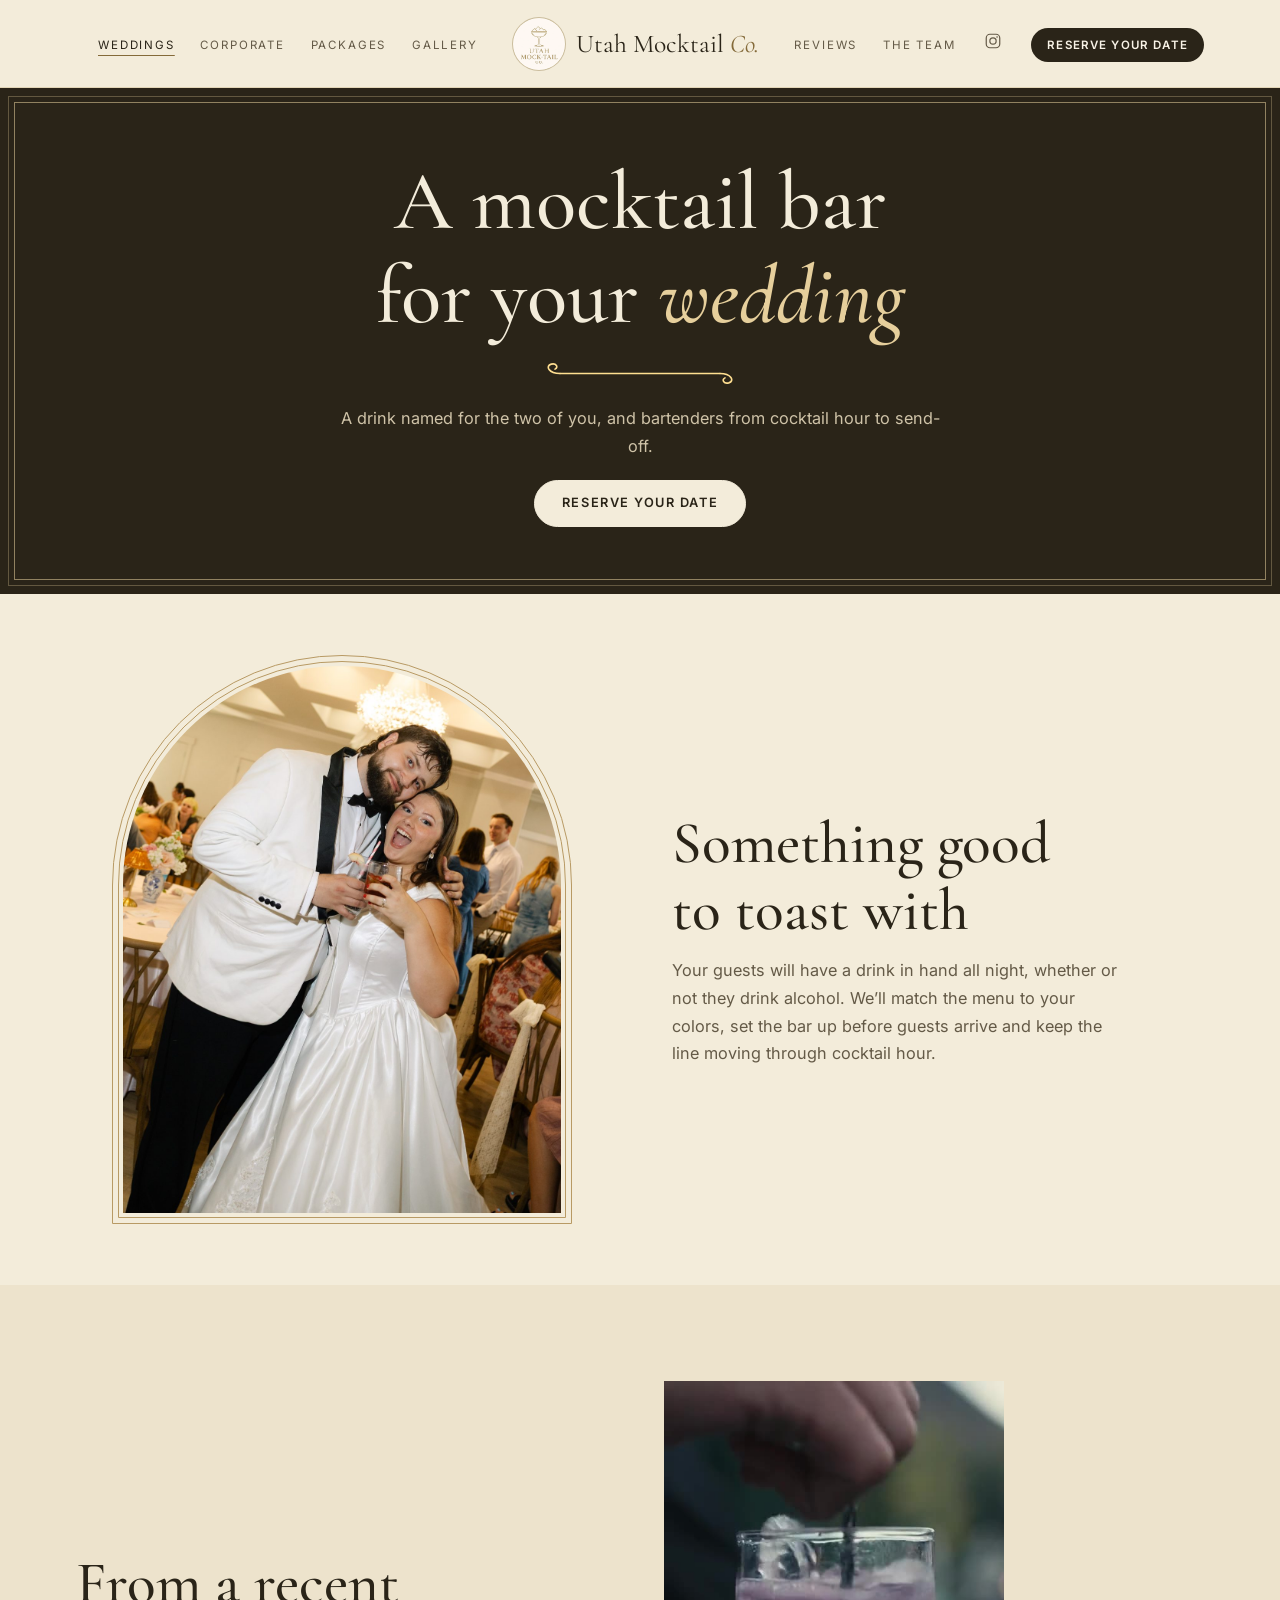
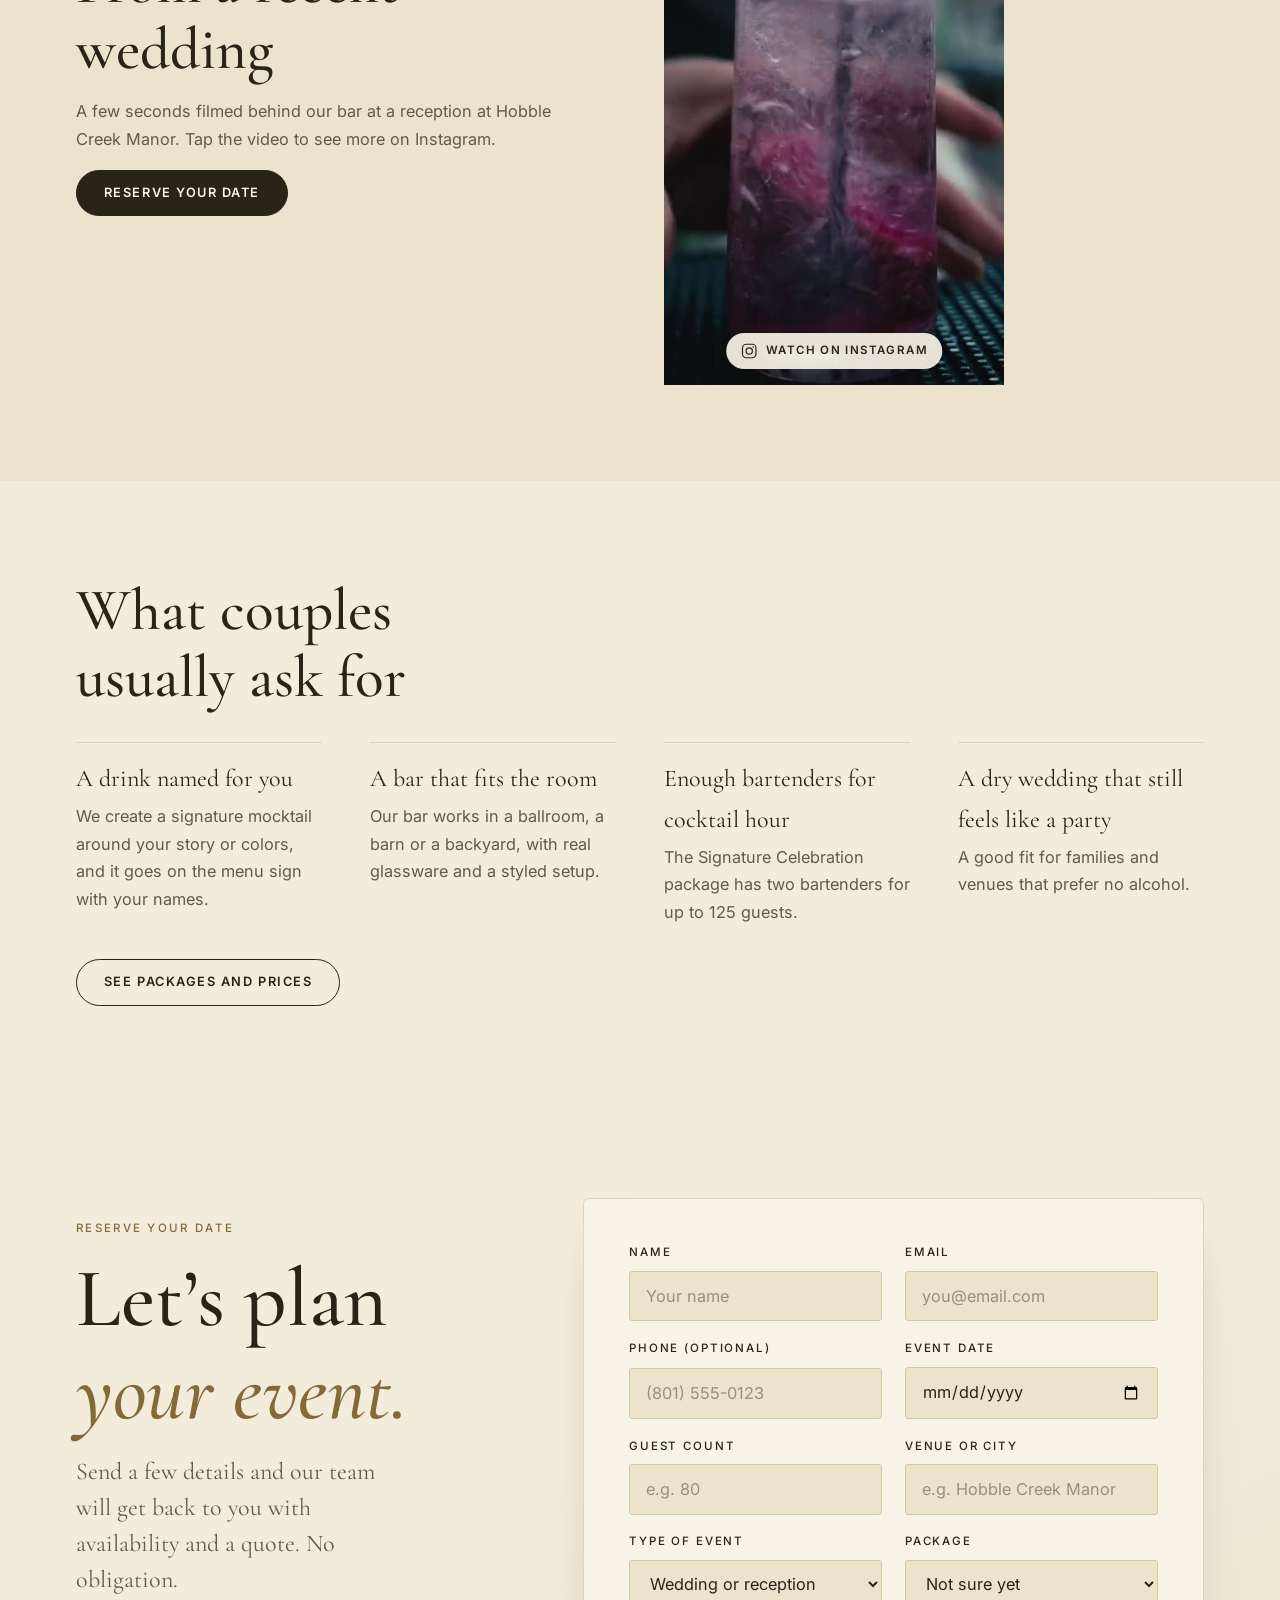
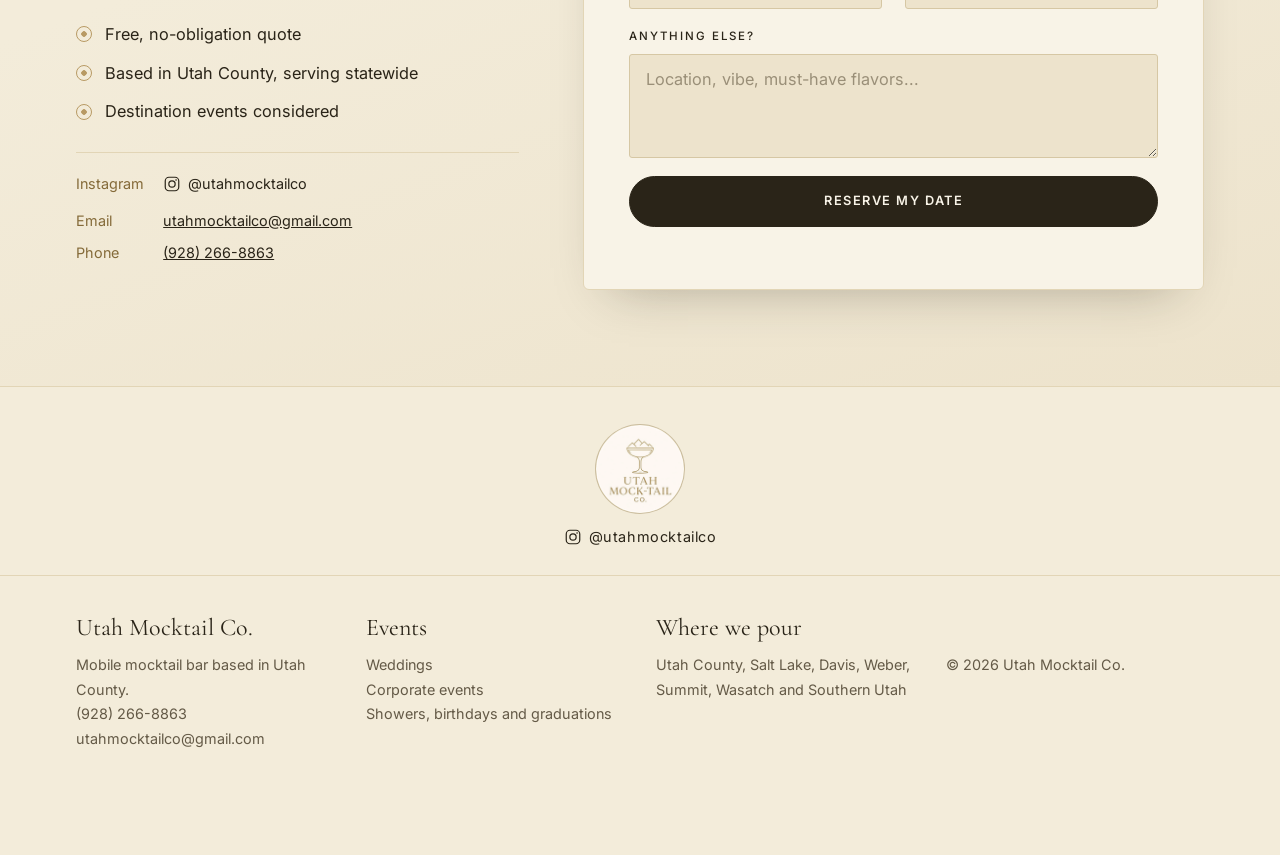
<file: weddings.html>
<!doctype html>
<html lang="en">
<head>
<meta charset="utf-8">
<!-- Google Tag Manager -->
<script>(function(w,d,s,l,i){w[l]=w[l]||[];w[l].push({'gtm.start':
new Date().getTime(),event:'gtm.js'});var f=d.getElementsByTagName(s)[0],
j=d.createElement(s),dl=l!='dataLayer'?'&l='+l:'';j.async=true;j.src=
'https://www.googletagmanager.com/gtm.js?id='+i+dl;f.parentNode.insertBefore(j,f);
})(window,document,'script','dataLayer','GTM-T4KL3BN3');</script>
<!-- End Google Tag Manager -->
<!-- Google Analytics -->
<script async src="https://www.googletagmanager.com/gtag/js?id=G-688F3T92W2"></script>
<script>window.dataLayer = window.dataLayer || []; function gtag(){dataLayer.push(arguments);} gtag('js', new Date()); gtag('config', 'G-688F3T92W2');</script>
<meta name="viewport" content="width=device-width, initial-scale=1, viewport-fit=cover">
<title>Wedding Mocktail Bar in Utah | Utah Mocktail Co.</title>
<meta name="claude:viewport-fit-sides" content="cover">
<meta name="description" content="Mocktail bar for Utah weddings and receptions. A signature drink named for the couple, a styled bar and bartenders, from $750. Based in Utah County.">
<link rel="preconnect" href="https://fonts.googleapis.com">
<link rel="preconnect" href="https://fonts.gstatic.com" crossorigin>
<link rel="stylesheet" href="https://fonts.googleapis.com/css2?family=Cormorant+Garamond:ital,wght@0,400;0,500;0,600;1,400;1,500&family=Inter:wght@400;500;600&display=swap">
<link rel="canonical" href="https://utahmocktailco.com/weddings">
<link rel="icon" type="image/png" href="favicon.png">
<link rel="stylesheet" href="styles.css">

<script>document.documentElement.classList.add('js');</script>
</head>
<body>
<noscript><iframe src="https://www.googletagmanager.com/ns.html?id=GTM-T4KL3BN3" height="0" width="0" style="display:none;visibility:hidden"></iframe></noscript>
<header class="top">
  <div class="wrap">
    <nav class="main left" aria-label="Main">
      <ul>
        <li><a href="/weddings" aria-current="page">Weddings</a></li>
        <li><a href="/corporate">Corporate</a></li>
        <li><a href="/packages">Packages</a></li>
        <li><a href="/gallery">Gallery</a></li>
      </ul>
    </nav>
    <a class="logo" href="/"><img src="images/logo-180.png" alt="" width="52" height="52"><span>Utah Mocktail <i>Co.</i></span></a>
    <nav class="main right" aria-label="More">
      <ul>
        <li><a href="/reviews">Reviews</a></li>
        <li><a href="/team">The Team</a></li>
        <li><a class="ig-link" href="https://www.instagram.com/utahmocktailco/" aria-label="Instagram @utahmocktailco"><svg class="ig" viewBox="0 0 24 24" width="18" height="18" aria-hidden="true" fill="none" stroke="currentColor" stroke-width="1.6"><rect x="3" y="3" width="18" height="18" rx="5"/><circle cx="12" cy="12" r="4.2"/><circle cx="17.4" cy="6.6" r="1.1" fill="currentColor" stroke="none"/></svg></a></li>
        <li><a class="book" href="#book">Reserve your date</a></li>
      </ul>
    </nav>
    <details class="menu-toggle">
      <summary>Menu</summary>
      <ul>
        <li><a href="/">Home</a></li>
        <li><a href="/weddings" aria-current="page">Weddings</a></li>
        <li><a href="/corporate">Corporate</a></li>
        <li><a href="/packages">Packages</a></li>
        <li><a href="/gallery">Gallery</a></li>
        <li><a href="/reviews">Reviews</a></li>
        <li><a href="/team">The Team</a></li>
        <li><a href="https://www.instagram.com/utahmocktailco/">Instagram @utahmocktailco</a></li>
        <li><a href="#book">Reserve your date</a></li>
      </ul>
    </details>
  </div>
</header>

<main id="top">
  <section class="statement page-top">
    <div class="wrap narrow center">
      <h1 class="page-title">A mocktail bar for your <em>wedding</em></h1>
      <p>A drink named for the two of you, and bartenders from cocktail hour to send-off.</p>
      <p><a class="btn" href="#book">Reserve your date</a></p>
    </div>
  </section>

  <section class="pillars toast-pillar">
    <div class="wrap">
      <article class="pillar">
        <div class="pillar-img reveal"><img src="images/couple-toast.jpg" alt="The bride and groom holding up their mocktails at their reception" width="1143" height="1600" loading="lazy" style="object-position: 50% 30%"></div>
        <div class="pillar-copy">
          <h2>Something good to toast with</h2>
          <p>Your guests will have a drink in hand all night, whether or not they drink alcohol. We’ll match the menu to your colors, set the bar up before guests arrive and keep the line moving through cocktail hour.</p>
        </div>
      </article>
    </div>
  </section>

  <section class="clips band" id="clips">
    <div class="wrap">
      <div class="copy">
        <h2>From a recent wedding</h2>
        <p>A few seconds filmed behind our bar at a reception at Hobble Creek Manor. Tap the video to see more on Instagram.</p>
        <a class="btn" href="#book">Reserve your date</a>
      </div>
      <a class="clip-link" href="https://www.instagram.com/utahmocktailco/" aria-label="Watch more of our events on Instagram @utahmocktailco">
        <video src="wedding-clip.mp4" poster="images/wedding-poster.jpg" autoplay muted loop playsinline preload="metadata" aria-hidden="true"></video>
        <span class="clip-cta"><svg class="ig" viewBox="0 0 24 24" width="18" height="18" aria-hidden="true" fill="none" stroke="currentColor" stroke-width="1.6"><rect x="3" y="3" width="18" height="18" rx="5"/><circle cx="12" cy="12" r="4.2"/><circle cx="17.4" cy="6.6" r="1.1" fill="currentColor" stroke="none"/></svg>Watch on Instagram</span>
      </a>
    </div>
  </section>

  <section class="details">
    <div class="wrap">
      <div class="sec-head"><h2>What couples usually ask for</h2></div>
      <dl>
        <div><dt>A drink named for you</dt><dd>We create a signature mocktail around your story or colors, and it goes on the menu sign with your names.</dd></div>
        <div><dt>A bar that fits the room</dt><dd>Our bar works in a ballroom, a barn or a backyard, with real glassware and a styled setup.</dd></div>
        <div><dt>Enough bartenders for cocktail hour</dt><dd>The Signature Celebration package has two bartenders for up to 125 guests.</dd></div>
        <div><dt>A dry wedding that still feels like a party</dt><dd>A good fit for families and venues that prefer no alcohol.</dd></div>
      </dl>
      <a class="btn btn-light" href="/packages" style="justify-self:start">See packages and prices</a>
    </div>
  </section>

  <section class="contact" id="book">
    <div class="wrap">
      <div class="copy">
        <p class="eyebrow">Reserve your date</p>
        <h2>Let’s plan <em>your event.</em></h2>
        <p>Send a few details and our team will get back to you with availability and a quote. No obligation.</p>
        <ul class="checks">
          <li>Free, no-obligation quote</li>
          <li>Based in Utah County, serving statewide</li>
          <li>Destination events considered</li>
        </ul>
        <dl>
          <dt>Instagram</dt><dd><a class="ig-inline" href="https://www.instagram.com/utahmocktailco/"><svg class="ig" viewBox="0 0 24 24" width="18" height="18" aria-hidden="true" fill="none" stroke="currentColor" stroke-width="1.6"><rect x="3" y="3" width="18" height="18" rx="5"/><circle cx="12" cy="12" r="4.2"/><circle cx="17.4" cy="6.6" r="1.1" fill="currentColor" stroke="none"/></svg>@utahmocktailco</a></dd>
          <dt>Email</dt><dd><a href="mailto:utahmocktailco@gmail.com">utahmocktailco@gmail.com</a></dd>
          <dt>Phone</dt><dd><a href="tel:+19282668863">(928) 266-8863</a></dd>
        </dl>
      </div>
      <form id="inquiry" class="form-card" novalidate>
        <label>Name<input id="f-name" name="name" autocomplete="name" placeholder="Your name" required></label>
        <label>Email<input id="f-email" name="email" type="email" autocomplete="email" placeholder="you@email.com" required></label>
        <label>Phone (optional)<input id="f-phone" name="phone" type="tel" autocomplete="tel" inputmode="tel" placeholder="(801) 555-0123"></label>
        <label>Event date<input id="f-date" name="date" type="date"></label>
        <label>Guest count<input id="f-guests" name="guests" type="number" min="1" inputmode="numeric" placeholder="e.g. 80"></label>
        <label>Venue or city<input id="f-venue" name="venue" placeholder="e.g. Hobble Creek Manor"></label>
        <label>Type of event
          <select id="f-type" name="type"><option selected>Wedding or reception</option><option>Corporate or conference</option><option>Shower or birthday</option><option>Graduation or reunion</option><option>School or university event</option><option>Religious or community gathering</option><option>Something else</option></select>
        </label>
        <label>Package
          <select id="f-pkg" name="package"><option>Not sure yet</option><option>Sweet & Simple ($750)</option><option>Signature Celebration ($995)</option><option>Luxe Dry Bar ($1,295)</option><option>Grand Event ($1,995)</option></select>
        </label>
        <label class="full">Anything else?<textarea id="f-msg" name="message" placeholder="Location, vibe, must-have flavors..."></textarea></label>
        <label class="hp" aria-hidden="true">Company<input name="company" tabindex="-1" autocomplete="off"></label>
        <button class="btn full" type="submit">Reserve my date</button>
        <p class="form-note full" id="form-note" role="status"></p>
      </form>
    </div>
  </section>
</main>

<footer>
  <div class="foot-top">
    <img src="images/logo-180.png" alt="Utah Mocktail Co. logo" width="88" height="88" loading="lazy">
    <a class="ig-inline" href="https://www.instagram.com/utahmocktailco/"><svg class="ig" viewBox="0 0 24 24" width="18" height="18" aria-hidden="true" fill="none" stroke="currentColor" stroke-width="1.6"><rect x="3" y="3" width="18" height="18" rx="5"/><circle cx="12" cy="12" r="4.2"/><circle cx="17.4" cy="6.6" r="1.1" fill="currentColor" stroke="none"/></svg>@utahmocktailco</a>
  </div>
  <div class="wrap">
    <div><strong>Utah Mocktail Co.</strong>Mobile mocktail bar based in Utah County.<br><a href="tel:+19282668863">(928) 266-8863</a><br><a href="mailto:utahmocktailco@gmail.com">utahmocktailco@gmail.com</a></div>
    <div><strong>Events</strong><a href="/weddings">Weddings</a><br><a href="/corporate">Corporate events</a><br><a href="#book">Showers, birthdays and graduations</a></div>
    <div><strong>Where we pour</strong>Utah County, Salt Lake, Davis, Weber, Summit, Wasatch and Southern Utah</div>
    <div><strong>&nbsp;</strong>© 2026 Utah Mocktail Co.</div>
  </div>
</footer>

<a class="float-book" href="#book">Reserve your date</a>

<dialog id="thanks" class="thanks" aria-labelledby="thanks-title">
  <h2 id="thanks-title">Thanks!</h2>
  <p>We’ve received your request. A member of our team will reach out soon.</p>
  <form method="dialog"><button class="btn">Close</button></form>
</dialog>

<script>
// Date form: sends to the Google Sheet web app (FORM_URL), which also emails our team.
document.getElementById('inquiry').addEventListener('submit', function (e) {
  e.preventDefault();
  var f = this, note = document.getElementById('form-note'), btn = f.querySelector('button[type=submit]');
  var url = 'https://script.google.com/macros/s/AKfycbwHHXpcNrJrIC-XcgOLXBQ7OhWbu58uSoJqrqlbmUCXUFE70B-InwVYyIa-P2md5CR05A/exec';
  if (!f.elements['name'].value.trim() || !/^\S+@\S+\.\S+$/.test(f.elements['email'].value.trim())) {
    note.textContent = 'Please add your name and a valid email so we can reach you.';
    return;
  }
  var data = new URLSearchParams(new FormData(f));
  data.append('page', location.pathname);
  btn.disabled = true;
  note.textContent = 'Sending...';
  fetch(url, { method: 'POST', mode: 'no-cors', body: data })
    .then(function () { f.reset(); note.textContent = ''; if (window.gtag) gtag('event', 'generate_lead', { form: 'date_request' }); var d = document.getElementById('thanks'); if (d.showModal) d.showModal(); else note.textContent = d.querySelector('p').textContent; })
    .catch(function () { note.textContent = 'That didn’t go through. Please email utahmocktailco@gmail.com or call (928) 266-8863.'; })
    .then(function () { btn.disabled = false; });
});

// Scroll effects: the header turns solid past the video and photos ease in once.
// Both are off with "reduce motion".
(function () {
  var still = window.matchMedia('(prefers-reduced-motion: reduce)').matches;
  var header = document.querySelector('header.top');
  if (still) { document.documentElement.classList.add('no-motion'); document.documentElement.classList.remove('js'); }
  function onScroll() { header.classList.toggle('scrolled', window.scrollY > 40); }
  // Floating "Reserve your date" button: shows after the first screen, hides while the form is on screen.
  var fb = document.querySelector('.float-book');
  var form = document.getElementById('book');
  var formOn = false;
  function showFloat() { if (fb) fb.classList.toggle('show', window.scrollY > window.innerHeight * 0.6 && !formOn); }
  if (fb && form && 'IntersectionObserver' in window) {
    new IntersectionObserver(function (en) { formOn = en[0].isIntersecting; showFloat(); }).observe(form);
  }
  window.addEventListener('scroll', showFloat, { passive: true });
  // Package cards: swipe on phones, arrow buttons on computers.
  document.querySelectorAll('.swipe-wrap').forEach(function (w) {
    var row = w.querySelector('.swipe-row');
    w.querySelectorAll('[data-dir]').forEach(function (b) {
      b.addEventListener('click', function () { row.scrollBy({ left: b.dataset.dir * row.clientWidth * 0.8, behavior: still ? 'auto' : 'smooth' }); });
    });
  });
  window.addEventListener('scroll', onScroll, { passive: true });
  window.addEventListener('resize', onScroll);
  onScroll();
  if (!still && 'IntersectionObserver' in window) {
    var io = new IntersectionObserver(function (entries) {
      entries.forEach(function (e) { if (e.isIntersecting) { e.target.classList.add('in'); io.unobserve(e.target); } });
    }, { rootMargin: '0px 0px -10% 0px' });
    document.querySelectorAll('.reveal').forEach(function (el) { io.observe(el); });
  } else {
    document.querySelectorAll('.reveal').forEach(function (el) { el.classList.add('in'); });
  }
})();
</script>
</body>
</html>
</file>
<file: styles.css>
/* Utah Mocktail Co. — see ../design.md.
   Layout follows outwestelopements.com: a full-width video hero, short centered text,
   big photos between sections, a portrait bio, three steps, then the form. */
/* Draft 9 (2026-10-27): Jake asked for the old site's colors back. Cream, dark brown and gold,
   sampled from utah-mocktail-site.vercel.app, with its Cormorant Garamond + Inter type. */
:root {
  --bg: #f3ecda;
  --bg-2: #ede3cc;
  --card: #f8f3e7;
  --fg: #2a2418;
  --fg-soft: #645a47;
  --band: #ede3cc;
  --on-band: #2a2418;
  --on-band-soft: #645a47;
  --gold: #846a39;
  --gold-on-band: #846a39;
  --btn: #2a2418;
  --btn-hover: #4a3f2b;
  --on-btn: #f8f3e7;
  --line: #e2d5b6;
  --line-band: #d6c7a4;
  --ph: #eadcb9;
  --ph-line: #b39a68;
  --display: "Cormorant Garamond", "Garamond", Georgia, serif;
  --body: "Inter", "Helvetica Neue", Arial, sans-serif;
  --step--1: 0.9rem;
  --step-0: 1.02rem;
  --step-1: 1.5rem;
  --step-2: clamp(1.85rem, 3vw, 2.4rem);
  --step-3: clamp(2.4rem, 5vw, 3.7rem);
  --step-4: clamp(2.8rem, 7vw, 5.2rem);
}
/* Light only: the cream palette is the brand, so there is no dark version. */
:root { color-scheme: light; }

* { box-sizing: border-box; }
body { margin: 0; background: var(--bg); color: var(--fg); font-family: var(--body); font-weight: 400; font-size: var(--step-0); line-height: 1.7; }
img, video { max-width: 100%; height: auto; display: block; }
h1, h2, h3 { font-family: var(--display); font-weight: 500; line-height: 1.12; text-wrap: balance; margin: 0; }
h2 em, h1 em { font-style: italic; color: var(--gold); }
p { margin: 0; }
a { color: inherit; }
:focus-visible { outline: 2px solid var(--gold); outline-offset: 3px; }
.wrap { max-width: 1160px; margin: 0 auto; padding-left: max(16px, env(safe-area-inset-left, 0px)); padding-right: max(16px, env(safe-area-inset-right, 0px)); }
.narrow { max-width: 760px; }
.center { text-align: center; justify-items: center; }
.ph { background: var(--ph); outline: 1px dashed var(--ph-line); padding: 0 .25em; }
.band .ph, .hero .ph { background: transparent; color: var(--gold-on-band); }

.btn { display: inline-block; text-align: center; font: 600 .8rem/1 var(--body); letter-spacing: .12em; text-transform: uppercase; text-decoration: none; padding: 1.25em 2.1em; border-radius: 999px; border: 1px solid var(--btn); background: var(--btn); color: var(--on-btn); transition: background .15s, border-color .15s; }
.btn:hover { background: var(--btn-hover); border-color: var(--btn-hover); }
.btn-light { background: transparent; color: var(--fg); }
.btn-light:hover { background: var(--fg); color: var(--bg); }


/* Header */
body::before { content: ""; position: fixed; inset: 0 0 auto; height: env(safe-area-inset-top, 0px); z-index: 10; background: var(--bg); }
header.top { position: sticky; top: env(safe-area-inset-top, 0px); z-index: 5; background: var(--bg); border-bottom: 1px solid var(--line); }
header.top .wrap { display: grid; grid-template-columns: 1fr auto 1fr; align-items: center; gap: 2.2rem; padding-block: 1.1rem; }
nav.left ul { justify-content: flex-end; }
nav.right ul { justify-content: flex-start; }
.logo { font-family: var(--display); font-size: 1.6rem; font-weight: 400; text-decoration: none; white-space: nowrap; }
.logo i { color: var(--gold); font-weight: 400; }
nav ul { list-style: none; display: flex; align-items: center; gap: 1.6rem; margin: 0; padding: 0; }
nav a { text-decoration: none; font-size: .72rem; letter-spacing: .16em; text-transform: uppercase; color: var(--fg-soft); }
nav a:hover, nav a[aria-current="page"] { color: var(--fg); text-decoration: underline; text-underline-offset: 6px; text-decoration-color: var(--gold); }
nav a.book { color: var(--on-btn); background: var(--btn); padding: .85em 1.4em; border-radius: 999px; font-weight: 600; }
nav a.book:hover { background: var(--btn-hover); text-decoration: none; }
/* Phones: no tab row, one Menu button that opens a plain list */
.menu-toggle { display: none; }
@media (max-width: 1140px) {
  header.top .wrap { display: flex; justify-content: space-between; padding-block: .9rem; }
  .logo { font-size: 1.4rem; }
  nav.main { display: none; }
  .menu-toggle { display: block; position: relative; }
  .menu-toggle summary { list-style: none; cursor: pointer; font-size: var(--step--1); padding: .55em .9em; border: 1px solid var(--fg); border-radius: 3px; }
  .menu-toggle summary::-webkit-details-marker { display: none; }
  .menu-toggle ul { position: absolute; right: 0; top: calc(100% + .5rem); list-style: none; margin: 0; padding: .6rem 0; background: var(--card); border: 1px solid var(--line); min-width: 200px; box-shadow: 0 8px 24px rgb(0 0 0 / .12); }
  .menu-toggle li a { display: block; padding: .6rem 1.1rem; text-decoration: none; }
  .menu-toggle li a[aria-current="page"] { color: var(--gold); }
}

/* Video hero, full width */
.hero { position: relative; color: #fff; background: #20190a; overflow: hidden; }
.hero video, .hero .poster { position: absolute; inset: 0; width: 100%; height: 100%; object-fit: cover; }
.hero::after { content: ""; position: absolute; inset: 0; background: linear-gradient(to bottom, rgb(32 25 10 / .55), rgb(32 25 10 / .3) 40%, rgb(32 25 10 / .62)); }
.hero .wrap { position: relative; z-index: 1; min-height: clamp(520px, 88vh, 820px); display: grid; align-content: center; justify-items: center; text-align: center; gap: 1.2rem; padding-block: 7rem 4rem; }
.hero h1 { font-size: var(--step-4); max-width: 16ch; color: #fff; }
.hero h1 em { color: #e6cf9c; }
.hero p { font-size: var(--step-1); max-width: 40ch; color: rgb(255 255 255 / .92); font-family: var(--display); font-style: italic; }
.hero .btn { background: #f3ecda; border-color: #f3ecda; color: #2a2418; }
.hero .btn:hover { background: transparent; color: #fff; border-color: #fff; }

/* Centered statement block */
.statement .wrap { padding-block: clamp(3.5rem, 8vw, 6rem); display: grid; gap: 1.2rem; }
.statement h2 { font-size: var(--step-3); }
.statement p { color: var(--fg-soft); max-width: 62ch; }

/* Wide photo between sections */
.wide-photo .wrap { padding-block: 0; }
.wide-photo img { width: 100%; aspect-ratio: 16 / 7; object-fit: cover; }
.wide-photo.tall img { aspect-ratio: 16 / 9; }
@media (max-width: 640px) { .wide-photo img { aspect-ratio: 4 / 3; } }

/* Alternating photo + text rows */
.pillars .wrap { padding-block: clamp(3.5rem, 8vw, 6rem); display: grid; gap: clamp(3rem, 7vw, 5.5rem); }
.pillar { display: grid; grid-template-columns: 1fr 1fr; gap: clamp(2rem, 5vw, 4.5rem); align-items: center; }
.pillar:nth-child(even) .pillar-img { order: 2; }
.pillar-img img { width: 100%; aspect-ratio: 4 / 5; object-fit: cover; }
.pillar-copy { display: grid; gap: .9rem; min-width: 0; max-width: 46ch; }
.pillar-copy h3 { font-size: var(--step-2); }
.pillar-copy p { color: var(--fg-soft); }
@media (max-width: 760px) { .pillar { grid-template-columns: 1fr; } .pillar:nth-child(even) .pillar-img { order: 0; } }

/* Section heading */
.sec-head { display: grid; gap: .7rem; max-width: 62ch; }
.sec-head h2 { font-size: var(--step-3); }
.sec-head p { color: var(--fg-soft); }
.sec-head.center { margin-inline: auto; }

/* Package cards (from the earlier site) */
.packages { background: var(--bg-2); }
.packages .wrap { padding-block: clamp(3.5rem, 8vw, 6rem); display: grid; gap: 2.4rem; }
.cards { display: grid; grid-template-columns: repeat(auto-fit, minmax(min(100%, 240px), 1fr)); gap: 1.2rem; align-items: stretch; }
.card { background: var(--card); border: 1px solid var(--line); border-radius: 4px; padding: 1.8rem 1.5rem; display: grid; grid-template-rows: auto auto auto 1fr auto; gap: .8rem; position: relative; }
.card.popular { border-color: var(--gold); }
.card .badge { position: absolute; top: -.75rem; left: 1.5rem; background: var(--btn); color: var(--on-btn); font-size: .75rem; padding: .25rem .7rem; border-radius: 3px; }
.card h3 { font-size: var(--step-2); }
.card .for { color: var(--fg-soft); font-size: var(--step--1); margin-top: -.4rem; }
.card .price { font-family: var(--display); font-size: var(--step-2); color: var(--gold); line-height: 1; }
.card .price small { font-family: var(--body); font-size: var(--step--1); color: var(--fg-soft); }
.card ul { list-style: none; margin: 0; padding: 0; display: grid; gap: .45rem; font-size: var(--step--1); }
.card li { padding-top: .45rem; border-top: 1px solid var(--line); }
.card li strong { font-weight: 500; }
.card .btn { justify-self: start; }
.fine { font-size: var(--step--1); color: var(--fg-soft); }
/* Drink menu */
.menu { padding-block: clamp(3.5rem, 8vw, 6rem); display: grid; gap: 2.4rem; }
.drinks { list-style: none; margin: 0; padding: 0; display: grid; grid-template-columns: repeat(auto-fit, minmax(min(100%, 300px), 1fr)); gap: 0 3rem; }
.drinks li { display: grid; gap: .1rem; padding-block: .9rem; border-bottom: 1px solid var(--line); }
.drinks .name { font-family: var(--display); font-size: var(--step-1); }
.drinks .desc { font-size: var(--step--1); color: var(--fg-soft); }
.photo-row { display: grid; grid-template-columns: repeat(3, 1fr); gap: .8rem; }
.photo-row img { width: 100%; aspect-ratio: 3 / 4; object-fit: cover; }
@media (max-width: 560px) { .photo-row { grid-template-columns: 1fr 1fr; } .photo-row img:nth-child(3) { display: none; } }

/* Bio / team */
.bio .wrap { padding-block: clamp(3.5rem, 8vw, 6rem); display: grid; grid-template-columns: 5fr 7fr; gap: clamp(2rem, 5vw, 5rem); align-items: center; }
.bio .portrait img { width: 100%; aspect-ratio: 4 / 5; object-fit: cover; }
.bio .copy { display: grid; gap: 1rem; min-width: 0; max-width: 56ch; }
.bio h2 { font-size: var(--step-3); }
.bio .role { font-family: var(--display); font-style: italic; font-size: var(--step-1); color: var(--gold); }
.bio p { color: var(--fg-soft); }
.bio .btn { justify-self: start; }
@media (max-width: 820px) { .bio .wrap { grid-template-columns: 1fr; } .bio .portrait { max-width: 420px; } }
.team-list { display: grid; grid-template-columns: repeat(auto-fill, minmax(min(100%, 220px), 1fr)); gap: 2rem; }
.member { display: grid; gap: .45rem; align-content: start; }
.photo-slot { aspect-ratio: 4 / 5; border: 1.5px dashed var(--ph-line); background: var(--ph); display: grid; place-items: center; text-align: center; color: var(--fg-soft); font-size: var(--step--1); padding: 1rem; }
.member h3 { font-size: var(--step-1); }
.member p { color: var(--fg-soft); font-size: var(--step--1); }
.team-more .wrap { padding-block: 0 clamp(3.5rem, 8vw, 6rem); display: grid; gap: 1.6rem; }

/* Video clips (weddings page) */
.clips .wrap { padding-block: clamp(3.5rem, 8vw, 6rem); display: grid; grid-template-columns: 1fr auto; gap: clamp(2rem, 5vw, 4rem); align-items: center; }
.clips .copy { display: grid; gap: 1rem; min-width: 0; max-width: 48ch; }
.clips h2 { font-size: var(--step-3); }
.clips .btn { justify-self: start; }
.clips video { width: min(340px, 100%); aspect-ratio: 9 / 16; object-fit: cover; background: #000; }
@media (max-width: 760px) { .clips .wrap { grid-template-columns: 1fr; } }

/* Simple list of details */
.details .wrap { padding-block: clamp(3.5rem, 8vw, 6rem); display: grid; gap: 2rem; }
.details dl { margin: 0; display: grid; grid-template-columns: repeat(auto-fit, minmax(min(100%, 230px), 1fr)); gap: 1.4rem 3rem; }
.details dt { font-family: var(--display); font-size: var(--step-1); }
.details dd { margin: .2rem 0 0; color: var(--fg-soft); }
.details dl > div { border-top: 1px solid var(--line); padding-top: 1rem; }

/* Bands */
.band { background: var(--band); color: var(--on-band); }
.band p, .band .sec-head p { color: var(--on-band-soft); }
.band h2 em { color: var(--gold-on-band); }

/* Contact */
.contact .wrap { padding-block: clamp(3.5rem, 8vw, 6rem); display: grid; grid-template-columns: 5fr 7fr; gap: clamp(2rem, 5vw, 5rem); }
.contact .copy { display: grid; gap: 1rem; align-content: start; min-width: 0; }
.contact h2 { font-size: var(--step-3); }
.contact dl { display: grid; grid-template-columns: auto 1fr; gap: .5rem 1.2rem; margin: .6rem 0 0; font-size: var(--step--1); }
.contact dt { color: var(--gold-on-band); }
.contact dd { margin: 0; color: var(--on-band); min-width: 0; overflow-wrap: anywhere; }
form { display: grid; grid-template-columns: 1fr 1fr; gap: 1.1rem 1.4rem; min-width: 0; }
form .full { grid-column: 1 / -1; }
label { display: grid; gap: .5rem; font-size: .72rem; font-weight: 500; letter-spacing: .16em; text-transform: uppercase; color: var(--fg); }
input, textarea, select { font: 400 var(--step-0)/1.4 var(--body); color: var(--fg); background: var(--bg-2); border: 1px solid var(--line-band); padding: .8rem 1rem; width: 100%; border-radius: 3px; }
select option { color: #2a2418; background: #f3ecda; }
textarea { min-height: 6.5rem; resize: vertical; text-transform: none; }
input:focus, textarea:focus, select:focus { outline: none; border-color: var(--gold); box-shadow: 0 0 0 1px var(--gold); }
input::placeholder, textarea::placeholder { color: #9a8f78; }
.form-note { font-size: var(--step--1); color: var(--on-band-soft); }
form .btn { width: 100%; padding-block: 1.4em; }
@media (max-width: 820px) { .contact .wrap { grid-template-columns: 1fr; } }
@media (max-width: 520px) { form { grid-template-columns: 1fr; } }

/* Inner page hero: one wide photo with the title over it */
.page-hero { position: relative; color: #fff; background: #20190a; }
.page-hero img { position: absolute; inset: 0; width: 100%; height: 100%; object-fit: cover; }
.page-hero::after { content: ""; position: absolute; inset: 0; background: rgb(32 25 10 / .5); }
.page-hero .wrap { position: relative; z-index: 1; min-height: clamp(340px, 50vh, 520px); display: grid; align-content: center; justify-items: center; text-align: center; gap: 1rem; padding-block: 3.5rem; }
.page-hero h1 { font-size: var(--step-4); color: #fff; max-width: 18ch; }
.page-hero h1 em { color: #e6cf9c; }
.page-hero p { font-family: var(--display); font-style: italic; font-size: var(--step-1); color: rgb(255 255 255 / .9); max-width: 42ch; }
.page-hero .btn { background: #f3ecda; border-color: #f3ecda; color: #2a2418; }
.page-hero .btn:hover { background: transparent; color: #fff; border-color: #fff; }

footer { background: var(--bg); color: var(--fg-soft); border-top: 1px solid var(--line); }
footer .wrap { padding-block: 2rem; display: grid; grid-template-columns: repeat(auto-fit, minmax(min(100%, 220px), 1fr)); gap: 1.2rem 2rem; font-size: var(--step--1); }
footer strong { display: block; font-weight: 400; color: var(--fg); margin-bottom: .3rem; font-family: var(--display); font-size: var(--step-1); }
footer a { text-decoration: none; }
footer a:hover { color: var(--fg); }



section[id] { scroll-margin-top: 5rem; }

/* Header over the video: clear at the top of the page, solid once you scroll */
body.over-hero header.top { position: fixed; left: 0; right: 0; background: transparent; border-bottom-color: transparent; transition: background .3s, border-color .3s; }
body.over-hero header.top:not(.scrolled) .logo,
body.over-hero header.top:not(.scrolled) nav.main a { color: #fff; }
body.over-hero header.top:not(.scrolled) .logo i { color: #e6cf9c; }
body.over-hero header.top:not(.scrolled) nav.main a[aria-current="page"] { text-decoration-color: #e6cf9c; }
body.over-hero header.top:not(.scrolled) nav a.book { background: #f3ecda; color: #2a2418; }
body.over-hero header.top:not(.scrolled) .menu-toggle summary { color: #fff; border-color: rgb(255 255 255 / .8); }
body.over-hero header.top.scrolled { background: var(--bg); border-bottom-color: var(--line); }
body.over-hero::before { background: transparent; }

/* Quick facts right under the hero */
.facts { border-bottom: 1px solid var(--line); }
.facts ul { list-style: none; margin: 0 auto; padding-block: 1.4rem; display: flex; flex-wrap: wrap; justify-content: center; gap: .6rem 0; font-family: var(--display); font-style: italic; font-size: var(--step-0); color: var(--fg); }
.facts li { padding: 0 1.4rem; }
.facts li::before, .facts li::after { content: "\2014"; color: var(--trim); margin: 0 .55em; font-style: normal; }
.facts strong { color: var(--fg); font-weight: 600; }
@media (max-width: 640px) { .facts ul { display: grid; grid-template-columns: 1fr; gap: .5rem; text-align: center; } .facts li { padding: 0; }  }

/* Photos ease into place once as they come into view */
.js .reveal { opacity: 0; transform: translateY(28px); transition: opacity .9s ease, transform .9s ease; }
.js .reveal img { transform: scale(1.06); transition: transform 1.4s ease; }
.js .reveal.in { opacity: 1; transform: none; }
.js .reveal.in img { transform: none; }
.reveal { overflow: hidden; }

@media (prefers-reduced-motion: reduce) {
  * { transition: none !important; }
  .js .reveal, .js .reveal img { opacity: 1; transform: none; }
}
.menu > .wrap { width: 100%; }
.band .role { color: var(--gold-on-band); }
.hero .paths { font: 400 var(--step--1)/1.5 var(--body); font-style: normal; color: rgb(255 255 255 / .85); }
.hero .paths a { color: #fff; text-underline-offset: 4px; text-decoration-color: #e6cf9c; }

/* Thin rose line under centered headings, and a row of italic links */

.link-row { display: flex; flex-wrap: wrap; justify-content: center; gap: .6rem 2.4rem; margin-top: .6rem; }
.link-row a, .text-link { font-family: var(--display); font-style: italic; font-size: var(--step-1); color: var(--gold); text-decoration: none; border-bottom: 1px solid currentColor; padding-bottom: .15rem; }
.link-row a:hover, .text-link:hover { color: var(--fg); }
.text-link { justify-self: center; }

/* Team: a white card over a full-width photo */
.team-card { position: relative; overflow: hidden; }
.team-card .backdrop { position: absolute; inset: 0; width: 100%; height: 100%; object-fit: cover; filter: blur(3px) saturate(.85); transform: scale(1.05); }
.team-card::before { content: ""; position: absolute; inset: 0; background: rgb(243 236 218 / .45); z-index: 1; }
.team-card .wrap { position: relative; z-index: 2; padding-block: clamp(4rem, 10vw, 7rem); display: grid; justify-items: center; }
.card-box { background: var(--card); display: grid; grid-template-columns: 1fr 260px; gap: clamp(1.5rem, 4vw, 3rem); align-items: center; padding: clamp(1.6rem, 4vw, 3rem); max-width: 760px; text-align: center; }
.card-box .copy { display: grid; gap: .9rem; justify-items: center; }
.card-box h2 { font-size: var(--step-3); }
.card-box .role { font-size: .72rem; letter-spacing: .16em; text-transform: uppercase; color: var(--fg-soft); }
.card-box p { color: var(--fg-soft); max-width: 40ch; }
.card-box .portrait img { width: 100%; aspect-ratio: 4 / 5; object-fit: cover; }
@media (max-width: 640px) { .card-box { grid-template-columns: 1fr; } .card-box .portrait { order: -1; max-width: 240px; margin-inline: auto; } }
/* Drink menu card: gold double trim like a printed bar menu */
:root { --trim: #b89a64; } /* the old site's lighter gold, for lines and dots */
.menu-card { background: var(--bg-2); border: 1px solid var(--trim); outline: 1px solid var(--trim); outline-offset: -9px; padding: clamp(2.2rem, 5vw, 3.6rem) clamp(1.4rem, 6vw, 4.5rem); max-width: 920px; margin: 0 auto; display: grid; gap: 1.6rem; text-align: center; }
.menu-title { display: flex; align-items: center; justify-content: center; gap: 1rem; font-family: var(--display); font-style: italic; font-size: var(--step-2); color: var(--gold); }
.menu-title::before, .menu-title::after { content: ""; width: clamp(2rem, 8vw, 5rem); height: 1px; background: var(--trim); }
.menu-card .drinks { grid-template-columns: repeat(auto-fit, minmax(min(100%, 280px), 1fr)); gap: 1.3rem 3rem; }
.menu-card .drinks li { border: 0; padding: 0; justify-items: center; }
.menu-card .drinks .desc { font-style: italic; }
.menu-note { font-size: .72rem; letter-spacing: .16em; text-transform: uppercase; color: var(--fg-soft); }
.bio .sign { font-family: var(--display); font-style: italic; font-size: var(--step-1); color: var(--gold); }
@media (max-width: 480px) { .menu-title::before, .menu-title::after { display: none; } }

/* Logo, Instagram, gallery page */
.logo { display: inline-flex; align-items: center; gap: .7rem; }
.logo img { width: 52px; height: 52px; flex: none; }
@media (max-width: 860px) { .logo img { width: 40px; height: 40px; } .logo { gap: .55rem; } }
.statement h2::after, .sec-head.center h2::after, .page-title::after { content: ""; display: block; width: 1px; height: 44px; background: var(--trim); margin: 1.3rem auto 0; }
.page-title { font-size: var(--step-4); }
.ig { display: block; }
.ig-link { display: inline-flex; align-items: center; padding: .2rem; }
.ig-inline { display: inline-flex; align-items: center; gap: .45rem; text-decoration: none; }
.ig-inline:hover { text-decoration: underline; text-underline-offset: 4px; }
.foot-top { display: grid; justify-items: center; gap: .7rem; padding: 2.4rem 16px 1.6rem; border-bottom: 1px solid var(--line); }
.foot-top img { width: 88px; height: 88px; }
.foot-top .ig-inline { font-size: var(--step--1); letter-spacing: .04em; color: var(--fg); }
.photo-wall .wrap { columns: 3 260px; column-gap: .8rem; padding-bottom: clamp(3.5rem, 8vw, 6rem); }
.photo-wall figure { break-inside: avoid; margin: 0 0 .8rem; position: relative; }
.photo-wall img { width: 100%; }
.photo-wall figcaption { position: absolute; left: 0; right: 0; bottom: 0; padding: 2.4rem 1rem .9rem; background: linear-gradient(to top, rgb(32 25 10 / .55), transparent); color: #fff; font-family: var(--display); font-size: var(--step-1); }
@media (max-width: 560px) { .photo-wall .wrap { columns: 2; column-gap: .5rem; } .photo-wall figure { margin-bottom: .5rem; } }
.logo img, .foot-top img { border-radius: 50%; box-shadow: 0 0 0 1px rgb(154 132 85 / .45); }

/* Floating "Reserve your date" button, bottom right, clear of the iPhone home bar */
.float-book { position: fixed; z-index: 6; right: max(16px, calc(env(safe-area-inset-right, 0px) + 16px)); bottom: max(16px, calc(env(safe-area-inset-bottom, 0px) + 12px)); background: var(--btn); color: var(--on-btn); font: 600 .78rem/1 var(--body); letter-spacing: .12em; text-transform: uppercase; text-decoration: none; padding: 1.1em 1.6em; border-radius: 999px; box-shadow: 0 6px 18px rgb(42 36 24 / .25); opacity: 0; transform: translateY(12px); pointer-events: none; transition: opacity .25s, transform .25s; }
.float-book.show { opacity: 1; transform: none; pointer-events: auto; }
.float-book:hover { background: var(--btn-hover); }
.no-motion .float-book { transition: none; }
footer { padding-bottom: calc(72px + env(safe-area-inset-bottom, 0px)); }
/* Keep the dashes beside each fact, and keep nav labels on one line */
.facts li { display: flex; justify-content: center; align-items: baseline; }
nav.main a { white-space: nowrap; }
nav a.book { letter-spacing: .1em; }
@media (max-width: 640px) {
  .facts ul { font-size: var(--step--1); }
  .float-book { padding: .8em 1.1em; font-size: .85rem; }
}
/* Flourish underline (curl up on the left, down on the right) under centered headings on every screen size (Chase 2026-10-28) */
  .statement h2::after, .sec-head.center h2::after, .page-title::after {
    width: 160px; height: 20px; margin-top: 1rem;
    background: url("data:image/svg+xml,%3Csvg xmlns='http://www.w3.org/2000/svg' viewBox='0 0 160 20' fill='none' stroke='%23b89a64' stroke-width='1.3' stroke-linecap='round'%3E%3Cpath d='M16 10H144'/%3E%3Cpath d='M16 10C7 10 4 4 9 2.5C13 1.5 15 5 12 6.5'/%3E%3Cpath d='M144 10C153 10 156 16 151 17.5C147 18.5 145 15 148 13.5'/%3E%3C/svg%3E") center / contain no-repeat;
  }

/* ---------- Draft 9 sections (Jake's 10/22 feedback) ---------- */
.eyebrow, .sig-tag, .venues-label { font: 500 .72rem/1.2 var(--body); letter-spacing: .2em; text-transform: uppercase; color: var(--gold); }

/* Date form: a raised card next to the heading, like the old site */
.contact { background: linear-gradient(160deg, var(--bg) 40%, var(--bg-2)); }
.contact .wrap { align-items: center; }
.contact h2 { font-size: var(--step-4); }
.contact .copy > p { color: var(--fg-soft); font-family: var(--display); font-size: var(--step-1); line-height: 1.5; max-width: 30ch; }
.checks { list-style: none; margin: .4rem 0 0; padding: 0; display: grid; gap: .7rem; }
.checks li { display: flex; align-items: center; gap: .8rem; }
.checks li::before { content: ""; flex: none; width: 14px; height: 14px; border-radius: 50%; border: 1px solid var(--trim); background: radial-gradient(circle, var(--trim) 0 2.5px, transparent 3px); }
.contact dl { padding-top: 1.2rem; border-top: 1px solid var(--line); }
.contact dt { color: var(--gold); }
.form-card { background: var(--card); border: 1px solid var(--line); border-radius: 6px; padding: clamp(1.4rem, 4vw, 2.8rem); box-shadow: 0 24px 50px -28px rgb(42 36 24 / .35); }
.form-note { text-transform: none; letter-spacing: 0; }

/* Drink names: a slow scrolling line between thin gold rules */
.names .wrap { padding-block: clamp(1.5rem, 4vw, 2.5rem); }
.names-box { overflow: hidden; border-block: 1px solid var(--line-band); padding-block: 1.1rem; }
.names-track { display: flex; width: max-content; animation: names 70s linear infinite; }
.names-track ul { list-style: none; margin: 0; padding: 0; display: flex; }
.names-track li { font-family: var(--display); font-style: italic; font-size: var(--step-1); color: var(--gold); white-space: nowrap; display: flex; align-items: center; }
.names-track li::after { content: "\00B7"; color: var(--trim); margin-inline: 1.6rem; font-style: normal; }
.names-box:hover .names-track { animation-play-state: paused; }
@keyframes names { to { transform: translateX(-50%); } }
.no-motion .names-track { animation: none; width: auto; justify-content: center; }
.no-motion .names-track ul { flex-wrap: wrap; justify-content: center; row-gap: .4rem; }
.no-motion .names-track ul[aria-hidden] { display: none; }

/* Signature drink cards: lift, darker thicker border and a photo zoom on hover (from the old site) */
.menu .wrap { display: grid; gap: 2.4rem; }
.sig-cards { display: grid; grid-template-columns: repeat(4, 1fr); gap: 1.2rem; }
.sig { background: var(--card); border: 1px solid var(--line); border-radius: 4px; overflow: hidden; display: grid; grid-template-rows: auto 1fr; transition: transform .35s ease, box-shadow .35s ease, border-color .35s ease; }
.sig-img { overflow: hidden; }
.sig-img img { width: 100%; aspect-ratio: 4 / 5; object-fit: cover; transition: transform .6s ease; }
.sig-body { display: grid; gap: .55rem; align-content: start; padding: 1.3rem 1.2rem 1.5rem; }
.sig h3 { font-size: var(--step-2); line-height: 1.05; }
.sig-body p:last-child { color: var(--fg-soft); font-size: var(--step--1); line-height: 1.6; }
.sig:hover { transform: translateY(-5px); border-color: var(--trim); box-shadow: 0 0 0 1px var(--trim), 0 22px 40px -24px rgb(42 36 24 / .45); }
.sig:hover .sig-img img { transform: scale(1.06); }
@media (max-width: 900px) { .sig-cards { grid-template-columns: 1fr 1fr; } }
@media (max-width: 420px) { .sig-cards { gap: .7rem; } .sig-body { padding: 1rem .9rem 1.2rem; } .sig h3 { font-size: var(--step-1); } }

/* How it works: big gold numbers between thin gold lines */
.how .wrap { padding-block: clamp(3.5rem, 8vw, 6rem); display: grid; gap: 2.6rem; }
.how-steps { list-style: none; margin: 0; padding: 0; display: grid; grid-template-columns: repeat(3, 1fr); }
.how-steps li { display: grid; gap: .9rem; align-content: start; padding: .6rem clamp(1.2rem, 3vw, 2.4rem) 1rem; border-left: 1px solid var(--trim); }
.how-steps .num { font-family: var(--display); font-style: italic; font-size: clamp(3rem, 5vw, 4rem); line-height: 1; color: var(--trim); }
.how-steps h3 { font-size: var(--step-2); }
.how-steps p { color: var(--fg-soft); font-size: var(--step--1); line-height: 1.75; }
.how-steps a { color: var(--fg); text-decoration-color: var(--trim); text-underline-offset: 3px; }
@media (max-width: 820px) { .how-steps { grid-template-columns: 1fr; gap: 2rem; } }

/* Everything included: a bordered grid with gold dots */
.included-sec { background: var(--bg-2); }
.included-sec .wrap { padding-block: clamp(3.5rem, 8vw, 6rem); display: grid; gap: 2.6rem; }
.inc-grid { list-style: none; margin: 0; padding: 0; display: grid; grid-template-columns: repeat(5, 1fr); background: var(--card); border: 1px solid var(--line-band); border-radius: 6px; overflow: hidden; }
.inc-grid li { display: flex; align-items: center; gap: .9rem; padding: 1.5rem 1.4rem; font-family: var(--display); font-size: var(--step-1); line-height: 1.3; border-right: 1px solid var(--line); border-bottom: 1px solid var(--line); margin: 0 -1px -1px 0; }
.inc-grid li::before { content: ""; flex: none; width: 7px; height: 7px; border-radius: 50%; background: var(--trim); }
@media (max-width: 1000px) { .inc-grid { grid-template-columns: repeat(2, 1fr); } }
@media (max-width: 480px) { .inc-grid { grid-template-columns: 1fr; } .inc-grid li { padding: 1.05rem 1.2rem; font-size: 1.3rem; } }

/* Why us: the one dark section, for the big selling points */
.why { background: #2a2418; color: #f3ecda; }
.why .wrap { padding-block: clamp(3.5rem, 8vw, 6rem); display: grid; gap: 2.8rem; }
.why h2 em { color: #e6cf9c; }
.why .sec-head p { color: #cfc3a8; }
.why-list { list-style: none; margin: 0; padding: 0; display: grid; grid-template-columns: repeat(4, 1fr); gap: 2rem; }
.why-list li { display: grid; gap: .6rem; align-content: start; padding-top: 1.2rem; border-top: 1px solid rgb(230 207 156 / .45); }
.why-list h3 { font-size: var(--step-2); color: #f3ecda; }
.why-list p { color: #cfc3a8; font-size: var(--step--1); }
@media (max-width: 900px) { .why-list { grid-template-columns: 1fr 1fr; } }
@media (max-width: 520px) { .why-list { grid-template-columns: 1fr; gap: 1.4rem; } }

/* Venues we're listed with */
.venues .wrap { padding-block: 2.2rem; display: grid; justify-items: center; gap: .6rem; text-align: center; border-bottom: 1px solid var(--line); }
.venues-names { display: flex; flex-wrap: wrap; justify-content: center; gap: .4rem 0; font-family: var(--display); font-style: italic; font-size: var(--step-2); }
.venues-names span + span::before { content: "\25C6"; font-style: normal; font-size: .4em; color: var(--trim); vertical-align: .55em; margin-inline: 1.2rem; }
@media (max-width: 560px) { .venues-names { flex-direction: column; } .venues-names span + span::before { display: block; margin: .3rem 0; } }

/* Wedding clip opens Instagram when tapped */
.clip-link { position: relative; display: block; text-decoration: none; }
.clip-link video { transition: filter .3s; }
.clip-link:hover video { filter: brightness(.85); }
.clip-cta { position: absolute; left: 50%; bottom: 1rem; transform: translateX(-50%); display: inline-flex; align-items: center; gap: .5rem; white-space: nowrap; background: rgb(248 243 231 / .92); color: var(--fg); font: 600 .72rem/1 var(--body); letter-spacing: .12em; text-transform: uppercase; padding: .8em 1.2em; border-radius: 999px; }

/* Packages: teaser on the home page, swipe-through cards on the Packages page */
.pkg-teaser .wrap { padding-block: clamp(3.5rem, 8vw, 5.5rem); display: grid; gap: 1.2rem; }
.pkg-teaser h2 { font-size: var(--step-3); }
.pkg-teaser p { color: var(--fg-soft); max-width: 52ch; }
.packages .wrap { padding-block: clamp(2.5rem, 6vw, 4rem) clamp(3.5rem, 8vw, 6rem); gap: 1.4rem; }
.swipe-head { display: flex; justify-content: space-between; align-items: center; gap: 1rem; }
.swipe-hint { font-family: var(--display); font-style: italic; font-size: var(--step-1); color: var(--gold); }
.swipe-btns { display: flex; gap: .6rem; }
.swipe-btns button { width: 46px; height: 46px; border-radius: 50%; border: 1px solid var(--fg); background: transparent; color: var(--fg); display: grid; place-items: center; cursor: pointer; transition: background .2s, color .2s; }
.swipe-btns button:hover { background: var(--fg); color: var(--bg); }
.swipe-btns .flip svg { transform: scaleX(-1); }
.swipe-row { display: flex; gap: 1.2rem; overflow-x: auto; scroll-snap-type: x mandatory; scrollbar-width: none; padding: 1rem 2px 1.2rem; -webkit-overflow-scrolling: touch; }
.swipe-row::-webkit-scrollbar { display: none; }
.swipe-row .card { flex: 0 0 min(340px, 84%); scroll-snap-align: start; }
.card { background: var(--card); }
@media (max-width: 640px) { .swipe-btns { display: none; } }
.menu-card { width: 100%; }
.wide-photo + .why { margin-top: clamp(3rem, 7vw, 5rem); }
.clip-link { width: min(340px, 100%); }
.why-top { display: grid; grid-template-columns: 1fr minmax(0, 400px); gap: clamp(2rem, 6vw, 5rem); align-items: center; }
.why-photo img { width: 100%; aspect-ratio: 4 / 5; object-fit: cover; }
@media (max-width: 760px) { .why-top { grid-template-columns: 1fr; } .why-photo { max-width: 420px; } }
.contact .copy > p.eyebrow { font: 500 .72rem/1.2 var(--body); letter-spacing: .2em; color: var(--gold); }
.packages { background: var(--bg); }
.inc-grid li { font-size: 1.32rem; }
/* Hero video is Jake's SLC event clip: a wide crop for computers, the full vertical clip for phones */
@media (orientation: portrait) { .hero { background: #20190a url("images/hero-slc-poster-m.jpg") center / cover; } }

/* Arched photos with a double gold trim (corporate and parties rows) */
.pillar-img { max-width: 460px; width: 100%; justify-self: center; padding: 10px; border: 1px solid var(--trim); border-radius: 1000px 1000px 0 0; }
.pillar-img img { border-radius: 1000px 1000px 0 0; outline: 1px solid var(--trim); outline-offset: 4px; }
.menu { padding-top: clamp(1rem, 3vw, 2rem); }
/* Drink names strip sits between the drink cards and the full menu */
.menu { gap: 0; }
.menu > .wrap + .names .wrap { padding-block: clamp(2rem, 5vw, 3rem); }
.menu { padding-top: clamp(3.5rem, 8vw, 6rem); }
.photo-wall video { width: 100%; display: block; }

/* Gallery intro in a light picture frame (Chase 2026-10-28) */
.frame { position: relative; display: grid; gap: 1.2rem; justify-items: center; padding: clamp(2.4rem, 6vw, 3.6rem) clamp(1.4rem, 6vw, 3.6rem); background: var(--card); border: 1px solid var(--trim); outline: 1px solid var(--trim); outline-offset: 7px; box-shadow: 0 0 0 14px var(--bg-2), 0 0 0 15px var(--trim), 0 26px 50px -30px rgb(42 36 24 / .4); margin: 22px; }
.frame .corner { position: absolute; width: 26px; height: 26px; border: 1.5px solid var(--gold); }
.frame .corner::after { content: ""; position: absolute; width: 6px; height: 6px; background: var(--trim); transform: rotate(45deg); }
.frame .tl { top: 12px; left: 12px; border-right: 0; border-bottom: 0; } .frame .tl::after { top: 4px; left: 4px; }
.frame .tr { top: 12px; right: 12px; border-left: 0; border-bottom: 0; } .frame .tr::after { top: 4px; right: 4px; }
.frame .bl { bottom: 12px; left: 12px; border-right: 0; border-top: 0; } .frame .bl::after { bottom: 4px; left: 4px; }
.frame .br { bottom: 12px; right: 12px; border-left: 0; border-top: 0; } .frame .br::after { bottom: 4px; right: 4px; }
.ig-handle { display: inline-flex; align-items: center; gap: .45rem; }
.ig-handle .ig { width: 20px; height: 20px; }

/* Reviews page */
.reviews { padding-bottom: clamp(3rem, 7vw, 5rem); }
.reviews .wrap { display: grid; grid-template-columns: repeat(auto-fit, minmax(260px, 1fr)); gap: 1.4rem; }
.review { margin: 0; background: var(--card); border: 1px solid var(--line); border-radius: 4px; padding: 2rem 1.6rem; display: grid; gap: 1.2rem; align-content: space-between; }
.review blockquote { margin: 0; font-family: var(--display); font-size: var(--step-1); line-height: 1.4; }
.review figcaption { display: grid; gap: .2rem; font-size: .92rem; color: var(--fg-soft); }
.review figcaption strong { color: var(--fg); font-weight: 500; }
.review:has(.stars) { grid-template-rows: auto 1fr auto; align-content: stretch; }
.review .stars { color: var(--gold); letter-spacing: .18em; font-size: 1.05rem; line-height: 1; }
.review .src { font-size: .72rem; letter-spacing: .14em; text-transform: uppercase; color: var(--gold); }
.reviews .link-row { margin-top: 2rem; }

/* Simple page tops on Weddings, Corporate and The Team (Chase 2026-10-28) */
.page-top .page-title em { color: var(--gold); }
.toast-pillar h2 { font-size: var(--step-3); }

/* Package cards: even spacing inside every card, all four in one row on wide screens (Chase 2026-10-28) */
.card ul { align-content: start; }
.card h3 { min-height: 2.2em; line-height: 1.1; }
@media (min-width: 1100px) {
  .packages .swipe-head { display: none; }
  .packages .swipe-row { display: grid; grid-template-columns: repeat(4, 1fr); overflow: visible; }
  .packages .swipe-row .card { padding-inline: 1.3rem; }
}
.pkg-ask { display: grid; justify-items: center; gap: 1rem; text-align: center; margin-top: 1.4rem; padding-top: 2.2rem; border-top: 1px solid var(--line); }
.pkg-ask p { font-family: var(--display); font-size: var(--step-2); line-height: 1.25; }

/* Page tops (Weddings, Corporate, The Team): dark band with gold frame lines, option A (Chase 2026-10-28) */
.page-top { background: var(--fg); color: #f3ecda; position: relative; }
.page-top::before { content: ""; position: absolute; inset: 14px; border: 1px solid rgb(230 207 156 / .55); outline: 1px solid rgb(230 207 156 / .3); outline-offset: 5px; pointer-events: none; }
.page-top .wrap { padding-block: clamp(3rem, 6vw, 4.2rem); }
.page-top .page-title { color: #f3ecda; }
.page-top .page-title em { color: #e6cf9c; }
.page-top .page-title::after { filter: brightness(1.45); }
.page-top p { color: #cfc3a8; }
.page-top .btn { background: #f3ecda; color: #2a2418; border-color: #f3ecda; }
.page-top .btn:hover { background: #e6cf9c; border-color: #e6cf9c; }
@media (max-width: 640px) { .page-top::before { inset: 8px; outline-offset: 3px; } }
/* Tighter gaps under the dark band */
.page-top + .statement .wrap { padding-block: clamp(2.6rem, 5vw, 3.6rem) clamp(1rem, 2vw, 1.5rem); }
.page-top + .statement + .pillars .wrap { padding-top: clamp(1.5rem, 3vw, 2.5rem); }
.page-top + .pillars .wrap { padding-block: clamp(2.6rem, 5vw, 3.8rem); }
.page-top + .packages .wrap { padding-top: clamp(2.6rem, 5vw, 3.6rem); }
.page-top + .reviews .wrap { padding-top: clamp(2.6rem, 5vw, 3.6rem); }
@media (min-width: 641px) { .statement h2::after, .sec-head.center h2::after, .page-title::after { width: 200px; height: 25px; margin-top: 1.2rem; } }
/* Second venues line: events served (Jake 2026-10-29) */
.venues-label-2 { margin-top: 1rem; }
.venues-more { font-size: var(--step-1); color: var(--fg-soft); }
/* Hidden spam trap on the date form: people never see it, bots fill it in */
.hp { position: absolute; left: -9999px; width: 1px; height: 1px; overflow: hidden; }

/* Thank-you popup after the date form sends (Chase 2026-11-02) */
.thanks { border: 1px solid var(--trim); outline: 1px solid var(--trim); outline-offset: -9px; background: var(--card); color: var(--fg); padding: 2.6rem 2.2rem 2.2rem; max-width: min(420px, calc(100% - 32px)); text-align: center; border-radius: 4px; box-shadow: 0 30px 60px -20px rgb(42 36 24 / .45); }
.thanks[open] { display: grid; gap: 1rem; justify-items: center; }
.thanks::backdrop { background: rgb(42 36 24 / .55); }
.thanks h2 { font-size: var(--step-3); }
.thanks h2::after { content: ""; display: block; width: 160px; height: 20px; margin: .8rem auto 0; background: url("data:image/svg+xml,%3Csvg xmlns='http://www.w3.org/2000/svg' viewBox='0 0 160 20' fill='none' stroke='%23b89a64' stroke-width='1.3' stroke-linecap='round'%3E%3Cpath d='M16 10H144'/%3E%3Cpath d='M16 10C7 10 4 4 9 2.5C13 1.5 15 5 12 6.5'/%3E%3Cpath d='M144 10C153 10 156 16 151 17.5C147 18.5 145 15 148 13.5'/%3E%3C/svg%3E") center / contain no-repeat; }
.thanks p { color: var(--fg-soft); }
.thanks form { margin: 0; }
.member img { width: 100%; aspect-ratio: 4 / 5; object-fit: cover; }
</file>
